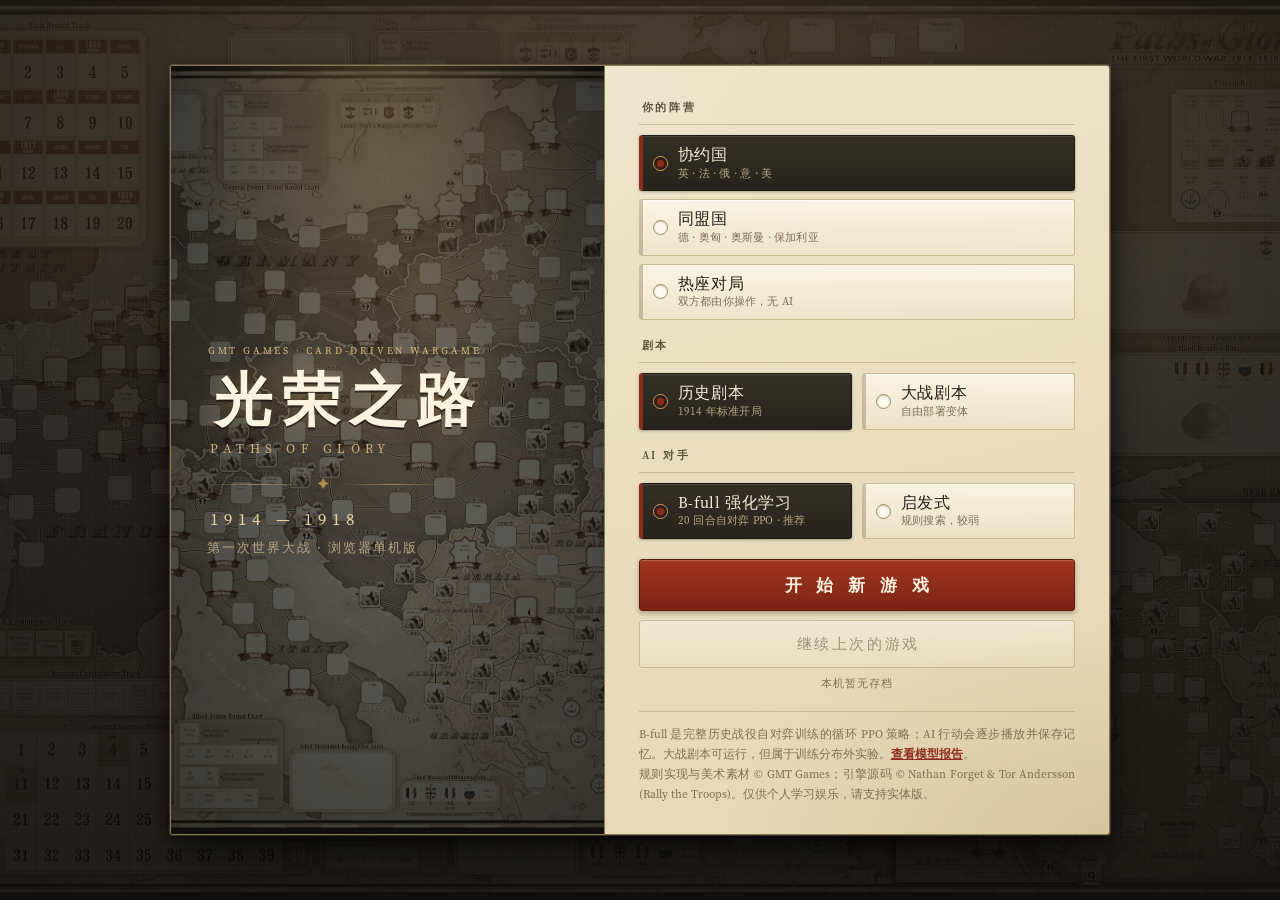
<file: index.html>
<!DOCTYPE html>
<html lang="zh-CN">
<head>
<meta charset="UTF-8">
<meta name="viewport" content="width=device-width, initial-scale=1, viewport-fit=cover">
<meta name="theme-color" content="#1b1813">
<meta name="color-scheme" content="dark">
<meta name="description" content="光荣之路 Paths of Glory —— 第一次世界大战卡牌驱动战棋，浏览器单机版。">
<title>光荣之路 · Paths of Glory 单机版</title>
<link rel="icon" href="favicon.png">
<style>
/* ---------- 本地字体（相对路径，可离线 / 可子目录部署） ---------- */
@font-face {
	font-family: 'PoG Serif';
	src: url('fonts/SourceSerif4-Regular.woff2') format('woff2');
	font-weight: 400; font-style: normal; font-display: swap;
}
@font-face {
	font-family: 'PoG Serif';
	src: url('fonts/SourceSerif4-Semibold.woff2') format('woff2');
	font-weight: 700; font-style: normal; font-display: swap;
}

/* ---------- 变量 ---------- */
:root {
	--paper:        #efe3c8;
	--paper-2:      #e6d8b8;
	--paper-edge:   #cbb98d;
	--ink:          #241f17;
	--ink-soft:     #5c503a;
	--ink-faint:    #7d6f53;
	--crimson:      #8d2b1c;
	--olive:        #414c31;
	--brass:        #a8853f;
	--cream:        #f5ecd6;

	--serif: 'PoG Serif', Georgia, 'Times New Roman', serif;
	--cjk: 'Songti SC', 'STSong', 'Noto Serif CJK SC', 'Source Han Serif SC', serif;
	--stack: var(--serif), var(--cjk);

	--r: 3px;
}

* , *::before, *::after { box-sizing: border-box; }

html { -webkit-text-size-adjust: 100%; }

body {
	margin: 0;
	min-height: 100vh;
	min-height: 100dvh;
	display: flex;
	padding: clamp(10px, 3.2vw, 40px);
	padding-top: max(clamp(10px, 3.2vw, 40px), env(safe-area-inset-top));
	padding-bottom: max(clamp(10px, 3.2vw, 40px), env(safe-area-inset-bottom));
	font-family: var(--stack);
	color: var(--ink);
	background-color: #191612;
	line-height: 1.5;
	-webkit-tap-highlight-color: rgba(141, 43, 28, 0.2);
}

/* ---------- 背景：战场地图 + 暗化 + 暗角 + 颗粒 ---------- */
.bg, .bg-tint, .bg-grain {
	position: fixed; inset: 0; pointer-events: none;
}
.bg {
	background: #2a251d url(map75.jpg) center center / cover no-repeat;
	filter: sepia(0.55) saturate(0.6) contrast(1.05) brightness(0.5);
}
.bg-tint {
	background:
		radial-gradient(120% 90% at 50% 12%, rgba(196,150,84,0.20), rgba(0,0,0,0) 55%),
		radial-gradient(140% 110% at 50% 50%, rgba(0,0,0,0) 30%, rgba(10,8,6,0.85) 100%),
		linear-gradient(180deg, rgba(20,16,12,0.66), rgba(16,13,10,0.80));
}
.bg-grain {
	opacity: 0.5;
	background-image:
		repeating-linear-gradient(0deg,   rgba(255,255,255,0.028) 0 1px, rgba(0,0,0,0.035) 1px 2px),
		repeating-linear-gradient(90deg,  rgba(255,255,255,0.020) 0 1px, rgba(0,0,0,0.028) 1px 3px);
}

/* ---------- 纸张主体 ---------- */
.sheet {
	position: relative;
	z-index: 1;
	margin: auto;
	width: 100%;
	max-width: 460px;
	background:
		radial-gradient(90% 60% at 8% 0%, rgba(255,255,255,0.42), rgba(255,255,255,0) 60%),
		radial-gradient(70% 50% at 100% 100%, rgba(150,116,60,0.20), rgba(255,255,255,0) 60%),
		linear-gradient(168deg, var(--paper) 0%, var(--paper-2) 100%);
	border: 1px solid #8a7647;
	border-radius: var(--r);
	box-shadow:
		0 0 0 1px rgba(255,248,228,0.16),
		0 2px 0 rgba(0,0,0,0.25),
		0 26px 60px -12px rgba(0,0,0,0.78),
		0 6px 18px rgba(0,0,0,0.45);
	overflow: hidden;
}

/* ---------- 海报头 ---------- */
.poster {
	position: relative;
	padding: 20px 20px 16px;
	color: var(--cream);
	background: #22201a;
	text-align: center;
	overflow: hidden;
}
.poster::before {
	content: "";
	position: absolute; inset: 0;
	background: url(map75.jpg) 32% 34% / 280% auto no-repeat;
	filter: sepia(0.7) contrast(1.1) brightness(0.42) saturate(0.55);
}
.poster::after {
	content: "";
	position: absolute; inset: 0;
	background:
		radial-gradient(75% 100% at 50% 0%, rgba(196,150,84,0.28), rgba(0,0,0,0) 62%),
		radial-gradient(120% 100% at 50% 50%, rgba(0,0,0,0.15) 20%, rgba(12,10,8,0.86) 100%);
}
.poster > * { position: relative; z-index: 1; }

.eyebrow {
	font-family: var(--serif);
	font-size: 10px;
	letter-spacing: 0.28em;
	text-transform: uppercase;
	color: #d9bd83;
	margin: 0 0 12px;
	text-indent: 0.28em;
}
.eyebrow span { opacity: 0.55; }

h1 {
	font-family: var(--cjk);
	font-weight: 700;
	margin: 0;
	font-size: clamp(34px, 10.8vw, 48px);
	line-height: 1.06;
	letter-spacing: 0.16em;
	text-indent: 0.16em;
	color: #fbf3e0;
	text-shadow: 0 2px 0 rgba(0,0,0,0.55), 0 0 26px rgba(196,150,84,0.35);
}
.latin {
	font-family: var(--serif);
	font-size: clamp(11px, 3.4vw, 13px);
	letter-spacing: 0.42em;
	text-indent: 0.42em;
	text-transform: uppercase;
	color: #cdae76;
	margin-top: 8px;
}

.divider {
	display: flex; align-items: center; gap: 10px;
	margin: 11px auto 9px;
	max-width: 260px;
	color: #b18f52;
}
.divider::before, .divider::after {
	content: ""; flex: 1; height: 1px;
	background: linear-gradient(90deg, rgba(177,143,82,0), rgba(177,143,82,0.85), rgba(177,143,82,0));
}
.divider b { font-size: 11px; font-weight: 400; letter-spacing: 0.2em; }

.years {
	margin: 0;
	font-family: var(--serif);
	font-size: clamp(15px, 4.6vw, 17px);
	letter-spacing: 0.3em;
	text-indent: 0.3em;
	color: #e8d3a5;
}
.tagline {
	margin: 6px 0 0;
	font-size: 12.5px;
	letter-spacing: 0.16em;
	text-indent: 0.16em;
	color: #b8a684;
}

/* ---------- 表单区 ---------- */
.panel {
	padding: 16px 16px 18px;
	border-top: 1px solid #8a7647;
	box-shadow: inset 0 1px 0 rgba(255,250,235,0.55);
}

fieldset {
	border: 0;
	margin: 0 0 12px;
	padding: 0;
	min-width: 0;
}
legend {
	display: block;
	width: 100%;
	padding: 0 0 6px;
	font-size: 11px;
	font-weight: 700;
	letter-spacing: 0.26em;
	text-indent: 0.26em;
	text-transform: uppercase;
	color: var(--ink-soft);
	border-bottom: 1px solid rgba(122,102,60,0.32);
	margin-bottom: 8px;
}
legend .hint {
	float: right;
	font-weight: 400;
	font-size: 10.5px;
	letter-spacing: 0.06em;
	text-indent: 0;
	color: var(--ink-faint);
	text-transform: none;
}

.opts { display: grid; gap: 8px; }
.opts.two { grid-template-columns: 1fr 1fr; }

.opt {
	position: relative;
	display: block;
	cursor: pointer;
}
.opt input {
	position: absolute;
	inset: 0;
	width: 100%; height: 100%;
	margin: 0;
	opacity: 0;
	cursor: pointer;
	-webkit-appearance: none;
	appearance: none;
}
.tile {
	display: flex;
	align-items: center;
	gap: 10px;
	min-height: 48px;
	padding: 9px 12px 9px 10px;
	border: 1px solid var(--paper-edge);
	border-left: 4px solid rgba(120,100,64,0.35);
	border-radius: var(--r);
	background: linear-gradient(180deg, rgba(255,252,242,0.7), rgba(255,247,228,0.18));
	box-shadow: inset 0 1px 0 rgba(255,255,255,0.6);
	transition: background 0.15s ease, border-color 0.15s ease, color 0.15s ease;
}
.dot {
	flex: 0 0 auto;
	width: 15px; height: 15px;
	border-radius: 50%;
	border: 1px solid #9c8757;
	background: rgba(255,253,246,0.75);
	box-shadow: inset 0 1px 2px rgba(90,72,40,0.28);
	position: relative;
}
.txt { min-width: 0; }
.name {
	display: block;
	font-size: 15.5px;
	line-height: 1.25;
	letter-spacing: 0.04em;
}
.desc {
	display: block;
	font-size: 11px;
	line-height: 1.35;
	letter-spacing: 0.02em;
	color: var(--ink-faint);
	margin-top: 2px;
}

.opt input:hover + .tile { border-color: #b09a63; background: linear-gradient(180deg, rgba(255,253,246,0.95), rgba(255,246,224,0.5)); }
.opt input:checked + .tile {
	background: linear-gradient(180deg, #343026, #26231c);
	border-color: #1d1a14;
	border-left-color: var(--crimson);
	color: var(--cream);
	box-shadow: inset 0 1px 0 rgba(255,255,255,0.10), 0 1px 3px rgba(0,0,0,0.30);
}
.opt input:checked + .tile .desc { color: #b6a781; }
.opt input:checked + .tile .dot {
	border-color: #c9a869;
	background: #1a1712;
	box-shadow: none;
}
.opt input:checked + .tile .dot::after {
	content: "";
	position: absolute; inset: 3px;
	border-radius: 50%;
	background: var(--crimson);
	box-shadow: 0 0 6px rgba(180,70,45,0.8);
}
.opt input:focus-visible + .tile {
	outline: 2px solid var(--crimson);
	outline-offset: 2px;
}

/* 热座时 AI 组失效提示（仅视觉，不改变取值逻辑） */
.ai-group { transition: opacity 0.18s ease; }
body:has(input[name="side"][value="hotseat"]:checked) .ai-group { opacity: 0.42; }
body:has(input[name="side"][value="hotseat"]:checked) .ai-group .hotseat-note { display: inline; }
.hotseat-note { display: none; }

/* ---------- 按钮 ---------- */
.actions { display: grid; gap: 9px; margin-top: 14px; }

button {
	font-family: var(--stack);
	width: 100%;
	min-height: 52px;
	padding: 12px 14px;
	border-radius: var(--r);
	cursor: pointer;
	font-size: 17px;
	letter-spacing: 0.32em;
	text-indent: 0.32em;
	transition: filter 0.15s ease, background 0.15s ease;
}
button:focus-visible { outline: 2px solid #2b2419; outline-offset: 2px; }

.btn-primary {
	color: #fdf4e0;
	background: linear-gradient(180deg, #a1361f, #7c2416);
	border: 1px solid #5c1a0f;
	box-shadow: inset 0 1px 0 rgba(255,220,190,0.28), 0 2px 5px rgba(0,0,0,0.30);
	font-weight: 700;
}
.btn-primary:hover { filter: brightness(1.09); }
.btn-primary:active { filter: brightness(0.94); }

.btn-secondary {
	min-height: 48px;
	font-size: 14.5px;
	letter-spacing: 0.18em;
	text-indent: 0.18em;
	color: #33301f;
	background: linear-gradient(180deg, rgba(255,252,242,0.85), rgba(238,226,198,0.85));
	border: 1px solid #a08d5d;
	box-shadow: inset 0 1px 0 rgba(255,255,255,0.7);
}
.btn-secondary:hover { background: linear-gradient(180deg, #fffdf6, #eee0b8); }
.btn-secondary[disabled] {
	opacity: 0.42;
	cursor: default;
	box-shadow: none;
}

.save-state {
	margin: 8px 0 0;
	text-align: center;
	font-size: 11px;
	letter-spacing: 0.08em;
	color: var(--ink-faint);
}
.save-state.has-save { color: var(--olive); }

/* ---------- 版权说明 ---------- */
.note {
	margin: 14px 0 0;
	padding-top: 12px;
	border-top: 1px solid rgba(122,102,60,0.3);
	font-size: 11.5px;
	line-height: 1.75;
	color: var(--ink-faint);
	text-align: justify;
}
.note a { color: var(--crimson); font-weight: 700; }

/* ---------- 桌面 ---------- */
@media (min-width: 900px) {
	.sheet {
		max-width: 940px;
		display: grid;
		grid-template-columns: 0.86fr 1fr;
	}
	.poster {
		display: flex;
		flex-direction: column;
		justify-content: center;
		padding: 46px 34px;
		text-align: left;
		border-right: 1px solid #8a7647;
	}
	.poster::before { background-size: cover; background-position: 42% 45%; }
	h1 { font-size: 58px; }
	.divider { margin: 18px 0 14px; max-width: 240px; }
	.panel {
		padding: 34px 34px 30px;
		border-top: 0;
		box-shadow: none;
	}
	.opts.two { gap: 10px; }
	fieldset { margin-bottom: 18px; }
	legend { padding-bottom: 8px; margin-bottom: 10px; }
	.actions { margin-top: 20px; }
	.note { margin-top: 18px; }
}

@media (prefers-reduced-motion: reduce) {
	* { transition: none !important; }
}
</style>
</head>
<body>
<div class="bg"></div>
<div class="bg-tint"></div>
<div class="bg-grain"></div>

<main class="sheet">

	<header class="poster">
		<p class="eyebrow">GMT Games <span>·</span> Card&#8209;Driven Wargame</p>
		<h1>光荣之路</h1>
		<div class="latin">Paths of Glory</div>
		<div class="divider"><b>✦</b></div>
		<p class="years">1914 — 1918</p>
		<p class="tagline">第一次世界大战 · 浏览器单机版</p>
	</header>

	<div class="panel">

		<fieldset>
			<legend>你的阵营</legend>
			<div class="opts">
				<label class="opt">
					<input type="radio" name="side" value="Allied Powers" checked>
					<span class="tile">
						<span class="dot"></span>
						<span class="txt">
							<span class="name">协约国</span>
							<span class="desc">英 · 法 · 俄 · 意 · 美</span>
						</span>
					</span>
				</label>
				<label class="opt">
					<input type="radio" name="side" value="Central Powers">
					<span class="tile">
						<span class="dot"></span>
						<span class="txt">
							<span class="name">同盟国</span>
							<span class="desc">德 · 奥匈 · 奥斯曼 · 保加利亚</span>
						</span>
					</span>
				</label>
				<label class="opt">
					<input type="radio" name="side" value="hotseat">
					<span class="tile">
						<span class="dot"></span>
						<span class="txt">
							<span class="name">热座对局</span>
							<span class="desc">双方都由你操作，无 AI</span>
						</span>
					</span>
				</label>
			</div>
		</fieldset>

		<fieldset>
			<legend>剧本</legend>
			<div class="opts two">
				<label class="opt">
					<input type="radio" name="scenario" value="Historical" checked>
					<span class="tile">
						<span class="dot"></span>
						<span class="txt">
							<span class="name">历史剧本</span>
							<span class="desc">1914 年标准开局</span>
						</span>
					</span>
				</label>
				<label class="opt">
					<input type="radio" name="scenario" value="The Great War">
					<span class="tile">
						<span class="dot"></span>
						<span class="txt">
							<span class="name">大战剧本</span>
							<span class="desc">自由部署变体</span>
						</span>
					</span>
				</label>
			</div>
		</fieldset>

		<fieldset class="ai-group">
			<legend>AI 对手 <span class="hint hotseat-note">热座模式下不适用</span></legend>
			<div class="opts two">
				<label class="opt">
					<input type="radio" name="ai" value="bfull" checked>
					<span class="tile">
						<span class="dot"></span>
						<span class="txt">
							<span class="name">B-full 强化学习</span>
							<span class="desc">20 回合自对弈 PPO · 推荐</span>
						</span>
					</span>
				</label>
				<label class="opt">
					<input type="radio" name="ai" value="heuristic">
					<span class="tile">
						<span class="dot"></span>
						<span class="txt">
							<span class="name">启发式</span>
							<span class="desc">规则搜索，较弱</span>
						</span>
					</span>
				</label>
			</div>
		</fieldset>

		<div class="actions">
			<button type="button" class="btn-primary" onclick="start_new()">开 始 新 游 戏</button>
			<button type="button" id="continue" class="btn-secondary" onclick="continue_game()" disabled>继续上次的游戏</button>
		</div>
		<p class="save-state" id="save_state">本机暂无存档</p>

		<p class="note">
			B-full 是完整历史战役自对弈训练的循环 PPO 策略；AI 行动会逐步播放并保存记忆。大战剧本可运行，但属于训练分布外实验。<a href="ai-report.html">查看模型报告</a>。<br>
			规则实现与美术素材 © GMT Games；引擎源码 © Nathan Forget &amp; Tor Andersson (Rally the Troops)。仅供个人学习娱乐，请支持实体版。
		</p>

	</div>
</main>

<script>
function get(name) {
	return document.querySelector('input[name="' + name + '"]:checked').value
}
function start_new() {
	var side = get("side")
	var q = new URLSearchParams()
	q.set("game", "local")
	q.set("new", "1")
	q.set("scenario", get("scenario"))
	if (side === "hotseat") {
		q.set("hotseat", "1")
		q.set("role", "Allied Powers")
	} else {
		q.set("role", side)
		q.set("ai", get("ai"))
	}
	if (!localStorage.getItem("pog_local_save") || confirm("会覆盖已有的存档，确定开新局吗？"))
		location.href = "play.html?" + q.toString()
}
function continue_game() {
	try {
		var save = JSON.parse(localStorage.getItem("pog_local_save"))
		var q = new URLSearchParams()
		q.set("game", "local")
		if (save.meta.hotseat) {
			q.set("hotseat", "1")
			q.set("role", save.state.active === "Central Powers" ? "Central Powers" : "Allied Powers")
		} else {
			q.set("role", save.meta.ai_role === "Allied Powers" ? "Central Powers" : "Allied Powers")
		}
		location.href = "play.html?" + q.toString()
	} catch (e) {
		alert("没有可用的存档")
	}
}
if (localStorage.getItem("pog_local_save")) {
	document.getElementById("continue").disabled = false
	var el = document.getElementById("save_state")
	if (el) {
		el.textContent = "检测到本机存档，可继续对局"
		el.className = "save-state has-save"
	}
}
</script>
</body>
</html>
</file>
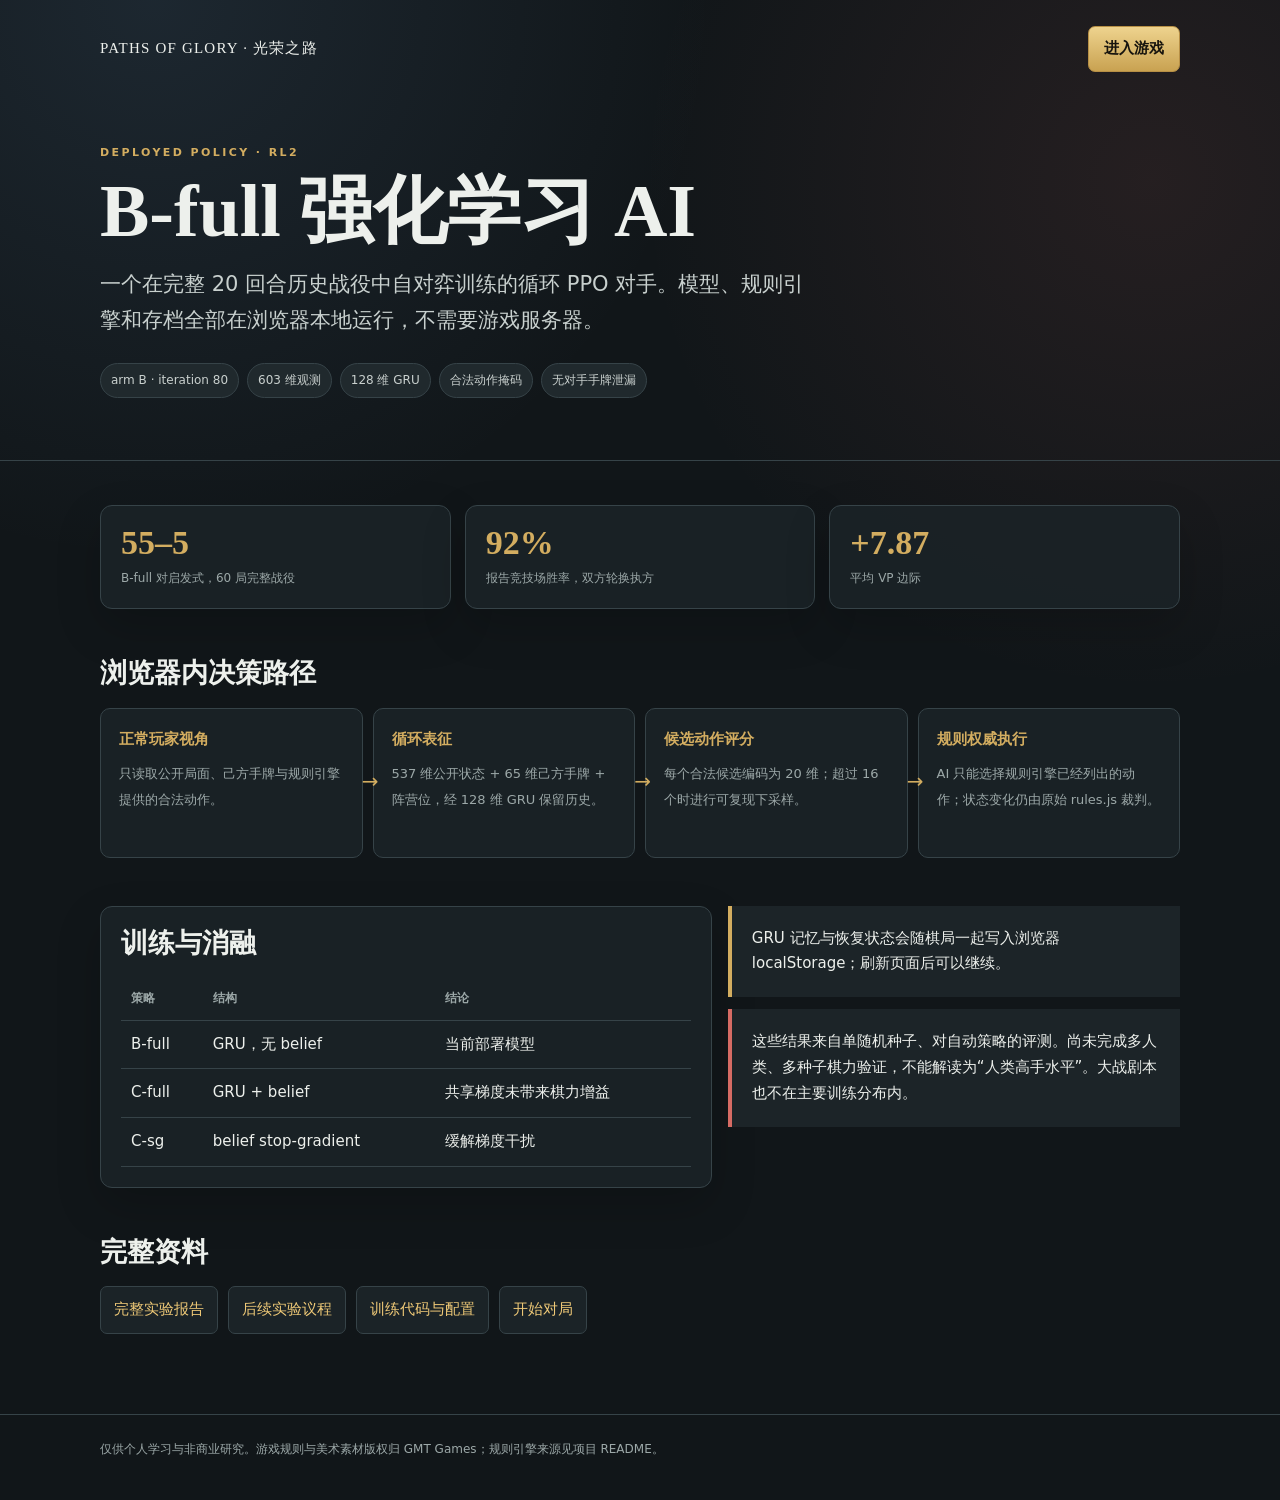
<file: ai-report.html>
<!doctype html>
<html lang="zh-CN">
<head>
<meta charset="utf-8">
<meta name="viewport" content="width=device-width, initial-scale=1">
<meta name="theme-color" content="#171a1d">
<title>B-full 强化学习 AI · 光荣之路</title>
<style>
:root {
	--bg: #111619;
	--panel: #1b2327;
	--line: #364348;
	--ink: #edf0ec;
	--muted: #9ca8a8;
	--brass: #d3ad60;
	--ap: #d66b64;
	--cp: #6c9ccc;
}
* { box-sizing: border-box; }
html { color-scheme: dark; }
body {
	margin: 0;
	font: 15px/1.72 system-ui, -apple-system, "PingFang SC", "Noto Sans CJK SC", sans-serif;
	color: var(--ink);
	background:
		radial-gradient(circle at 12% 0%, rgba(108,156,204,.13), transparent 35rem),
		radial-gradient(circle at 90% 12%, rgba(214,107,100,.1), transparent 32rem),
		var(--bg);
}
a { color: #efc977; }
.wrap { width: min(1080px, calc(100% - 32px)); margin: auto; }
header { padding: 26px 0 62px; border-bottom: 1px solid var(--line); }
nav { display: flex; align-items: center; justify-content: space-between; gap: 16px; }
nav a { text-decoration: none; }
.brand { color: var(--ink); font-family: Georgia, serif; letter-spacing: .08em; }
.play {
	padding: 9px 15px;
	border: 1px solid #b78f45;
	border-radius: 7px;
	color: #17140e;
	background: linear-gradient(#eed38e, #c9a251);
	font-weight: 800;
}
.hero { max-width: 820px; padding-top: 72px; }
.eyebrow { color: var(--brass); font-size: 11px; font-weight: 800; letter-spacing: .22em; }
h1 { margin: 10px 0 16px; font: 700 clamp(38px, 7vw, 74px)/1.04 Georgia, serif; }
.lead { max-width: 720px; margin: 0; color: #c8d0ce; font-size: clamp(17px, 2.2vw, 21px); }
.badges { display: flex; flex-wrap: wrap; gap: 8px; margin-top: 25px; }
.badge { padding: 6px 10px; border: 1px solid var(--line); border-radius: 99px; color: #c9d0ce; background: #20292d; font-size: 12px; }
main { padding: 44px 0 80px; }
.grid { display: grid; grid-template-columns: repeat(3, 1fr); gap: 14px; }
.card { padding: 20px; border: 1px solid var(--line); border-radius: 12px; background: rgba(27,35,39,.88); box-shadow: 0 18px 45px rgba(0,0,0,.18); }
.metric { color: var(--brass); font: 700 34px/1 Georgia, serif; }
.label { margin-top: 8px; color: var(--muted); font-size: 12px; }
section { margin-top: 48px; }
h2 { margin: 0 0 18px; font: 700 27px/1.2 Georgia, serif; }
.flow { display: grid; grid-template-columns: repeat(4, 1fr); gap: 10px; }
.step { position: relative; min-height: 150px; padding: 18px; border: 1px solid var(--line); border-radius: 10px; background: #192125; }
.step b { display: block; margin-bottom: 9px; color: var(--brass); }
.step span { color: var(--muted); font-size: 13px; }
.step:not(:last-child)::after { content: "→"; position: absolute; z-index: 2; top: 55px; right: -17px; color: var(--brass); font-size: 20px; }
.two { display: grid; grid-template-columns: 1.15fr .85fr; gap: 16px; }
.note { padding: 20px; border-left: 4px solid var(--brass); background: #1c2428; }
.note.warning { border-left-color: var(--ap); }
table { width: 100%; border-collapse: collapse; }
th, td { padding: 11px 10px; border-bottom: 1px solid var(--line); text-align: left; }
th { color: var(--muted); font-size: 12px; }
.files { display: flex; flex-wrap: wrap; gap: 10px; }
.files a { padding: 10px 13px; border: 1px solid var(--line); border-radius: 7px; background: #1b2327; text-decoration: none; }
footer { padding: 24px 0 40px; border-top: 1px solid var(--line); color: var(--muted); font-size: 12px; }
@media (max-width: 760px) {
	.grid, .flow, .two { grid-template-columns: 1fr; }
	.step { min-height: auto; }
	.step:not(:last-child)::after { content: "↓"; top: auto; right: 20px; bottom: -20px; }
	header { padding-bottom: 42px; }
	.hero { padding-top: 48px; }
}
</style>
</head>
<body>
<header>
	<div class="wrap">
		<nav>
			<a class="brand" href="index.html">PATHS OF GLORY · 光荣之路</a>
			<a class="play" href="index.html">进入游戏</a>
		</nav>
		<div class="hero">
			<div class="eyebrow">DEPLOYED POLICY · RL2</div>
			<h1>B-full 强化学习 AI</h1>
			<p class="lead">一个在完整 20 回合历史战役中自对弈训练的循环 PPO 对手。模型、规则引擎和存档全部在浏览器本地运行，不需要游戏服务器。</p>
			<div class="badges">
				<span class="badge">arm B · iteration 80</span>
				<span class="badge">603 维观测</span>
				<span class="badge">128 维 GRU</span>
				<span class="badge">合法动作掩码</span>
				<span class="badge">无对手手牌泄漏</span>
			</div>
		</div>
	</div>
</header>

<main class="wrap">
	<div class="grid">
		<div class="card"><div class="metric">55–5</div><div class="label">B-full 对启发式，60 局完整战役</div></div>
		<div class="card"><div class="metric">92%</div><div class="label">报告竞技场胜率，双方轮换执方</div></div>
		<div class="card"><div class="metric">+7.87</div><div class="label">平均 VP 边际</div></div>
	</div>

	<section>
		<h2>浏览器内决策路径</h2>
		<div class="flow">
			<div class="step"><b>正常玩家视角</b><span>只读取公开局面、己方手牌与规则引擎提供的合法动作。</span></div>
			<div class="step"><b>循环表征</b><span>537 维公开状态 + 65 维己方手牌 + 阵营位，经 128 维 GRU 保留历史。</span></div>
			<div class="step"><b>候选动作评分</b><span>每个合法候选编码为 20 维；超过 16 个时进行可复现下采样。</span></div>
			<div class="step"><b>规则权威执行</b><span>AI 只能选择规则引擎已经列出的动作；状态变化仍由原始 rules.js 裁判。</span></div>
		</div>
	</section>

	<section class="two">
		<div class="card">
			<h2>训练与消融</h2>
			<table>
				<tr><th>策略</th><th>结构</th><th>结论</th></tr>
				<tr><td>B-full</td><td>GRU，无 belief</td><td>当前部署模型</td></tr>
				<tr><td>C-full</td><td>GRU + belief</td><td>共享梯度未带来棋力增益</td></tr>
				<tr><td>C-sg</td><td>belief stop-gradient</td><td>缓解梯度干扰</td></tr>
			</table>
		</div>
		<div>
			<div class="note">GRU 记忆与恢复状态会随棋局一起写入浏览器 localStorage；刷新页面后可以继续。</div>
			<div class="note warning" style="margin-top:12px">这些结果来自单随机种子、对自动策略的评测。尚未完成多人类、多种子棋力验证，不能解读为“人类高手水平”。大战剧本也不在主要训练分布内。</div>
		</div>
	</section>

	<section>
		<h2>完整资料</h2>
		<div class="files">
			<a href="rl2/REPORT.md">完整实验报告</a>
			<a href="rl2/NEXT.md">后续实验议程</a>
			<a href="https://github.com/fengjh97/pog-web/tree/main/rl2">训练代码与配置</a>
			<a href="index.html">开始对局</a>
		</div>
	</section>
</main>

<footer><div class="wrap">仅供个人学习与非商业研究。游戏规则与美术素材版权归 GMT Games；规则引擎来源见项目 README。</div></footer>
</body>
</html>
</file>
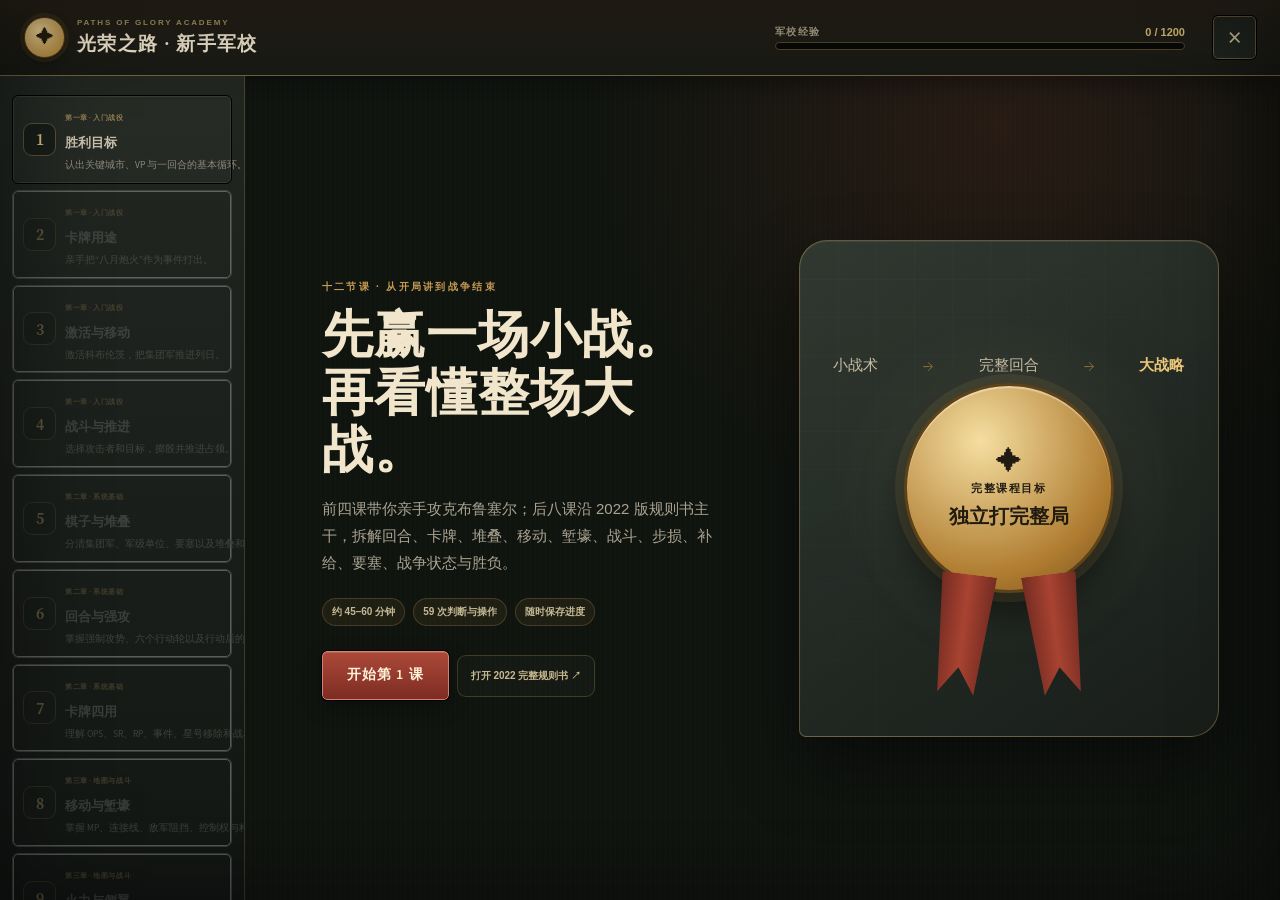
<file: play.html>
<!DOCTYPE html>
<!-- vim:set nowrap: -->
<html lang="zh-CN">
<head>
	<meta charset="UTF-8">
	<meta name="viewport" content="width=device-width, height=device-height, user-scalable=no, interactive-widget=resizes-content, viewport-fit=cover">
	<meta name="theme-color" content="#171b17">
	<meta name="color-scheme" content="dark">
	<!-- mobile: allow full-screen when added to the iOS/Android home screen; the
	     translucent status bar works together with the env(safe-area-inset-*)
	     padding already applied to <html> in common/client.css -->
	<meta name="mobile-web-app-capable" content="yes">
	<meta name="apple-mobile-web-app-capable" content="yes">
	<meta name="apple-mobile-web-app-status-bar-style" content="black-translucent">
	<meta name="apple-mobile-web-app-title" content="光荣之路">
	<!-- stop iOS from turning numbers in the game log into phone links -->
	<meta name="format-detection" content="telephone=no">
	<title>光荣之路 PATHS OF GLORY</title>
	<link rel="icon" href="favicon.png">
	<link rel="stylesheet" href="fonts/fonts.css">
	<link rel="stylesheet" href="common/client.css">
	<link rel="stylesheet" href="play.css?v=20260809.8">
	<link rel="stylesheet" href="images.css">
	<link rel="stylesheet" href="colors.css">
	<link rel="stylesheet" href="hq.css?v=20260809.8">
	<link rel="stylesheet" href="mobile.css?v=20260809.10">
	<link rel="stylesheet" href="academy.css?v=20260809.3">
	<link rel="stylesheet" href="warroom.css?v=20260809.2">
	<script defer src="local.js?v=20260809.8"></script>
	<script defer src="common/client.js"></script>
	<script defer src="data.js"></script>
	<script defer src="features.js"></script>
	<script defer src="nn.js"></script>
	<script defer src="rl2/jsnn.js?v=20260809.3"></script>
	<script defer src="rl2/browser-agent.js?v=20260809.3"></script>
	<script defer src="layout.js"></script>
	<script defer src="play.js?v=20260809.12"></script>
	<script defer src="zh.js"></script>
	<script defer src="cards-zh.js"></script>
	<script defer src="mobile.js?v=20260809.13"></script>
	<script defer src="academy.js?v=20260809.3"></script>
	<script defer src="advisor.js?v=20260809.9"></script>
	<script defer src="warroom.js?v=20260809.3"></script>
</head>
<body class="bevel">

<menu id="card_popup" hidden>
	<li class="title">卡牌
	<li class="separator">
	<li data-action="play_event"> &#x1f3b4;&#xfe0e; &nbsp; 打出事件
	<li data-action="play_ops"> &#x1f500;&#xfe0e; &nbsp; 用作行动 (OPS)
	<li data-action="play_sr"> &#x1f682;&#xfe0e; &nbsp; 战略调动 (SR)
	<li data-action="play_rps"> &#x1f3ed;&#xfe0e; &nbsp; 补充点数 (RP)
</menu>

<menu id="activation_popup" hidden>
	<li class="title">激活
	<li class="separator">
	<li data-action="activate_move"> 激活以移动
	<li data-action="activate_attack"> 激活以进攻
	<li data-action="activate_attack_mutiny"> 激活以进攻（法军兵变）
</menu>

<div id="score" class="dialog" hidden>
	<div class="dialog_header">战分总览</div>
	<div class="dialog_x" onclick="hide_dialog('score')">&#x274c;</div>
	<div class="dialog_body"></div>
</div>

<div id="cp_card_dialog" class="dialog" hidden>
	<div class="dialog_header">同盟国卡牌</div>
	<div class="dialog_x" onclick="hide_dialog('cp_card_dialog')">&#x274c;</div>
	<div class="dialog_body"></div>
</div>

<div id="ap_card_dialog" class="dialog" hidden>
	<div class="dialog_header">协约国卡牌</div>
	<div class="dialog_x" onclick="hide_dialog('ap_card_dialog')">&#x274c;</div>
	<div class="dialog_body"></div>
</div>

<header>
	<div id="toolbar">
		<details>
			<summary><img src="images/cog.svg"></summary>
			<menu>
				<li><a href="info/rules.html" target="_blank">规则（英文）</a>
				<li><a href="info/pac.html" target="_blank">图表</a>
				<li><a href="info/cards_ap.html" target="_blank">协约国牌表</a>
				<li><a href="info/cards_cp.html" target="_blank">同盟国牌表</a>
				<li class="separator">
				<li><a href="index.html">返回首页</a>
			</menu>
		</details>
		<details id="stack_menu">
			<summary><img src="images/stack.svg"></summary>
			<menu>
				<li class="unchecked" id="mouse_focus" onclick="set_mouse_focus()"> 鼠标聚焦
				<li class="separator">
				<li class="unchecked" id="style_bevel" onclick="set_style('bevel')"> 立体棋子
				<li class="unchecked" id="style_flat" onclick="set_style('flat')"> 扁平棋子
			</menu>
		</details>
		<details id="info_menu">
			<summary><img src="images/wooden-sign.svg"></summary>
			<menu>
				<li onclick="show_score_summary()"> 战分总览
				<li class="separator">
				<li onclick="send_query('cp_cards')"> 查看同盟国卡牌
				<li onclick="send_query('ap_cards')"> 查看协约国卡牌
				<li class="separator">
				<li class="reinforcements" onclick="to_reinforcements()"> 查看增援
			</menu>
		</details>
		<details id="supply_menu">
			<summary><img src="images/oil-drum.svg"></summary>
			<menu>
				<li onclick="flag_supply_warnings()" id="flag_supply_warning_menu"> 标记补给警告
				<li onclick="propose_rollback()" id="propose_rollback_menu"> 提议回滚
				<li class="separator">
				<li onclick="send_query('cp_supply')"> 显示同盟国补给
				<li onclick="send_query('eastern_ap_supply')"> 显示东线协约国补给
				<li onclick="send_query('western_ap_supply')"> 显示西线协约国补给
				<li onclick="send_query('mef_supply')"> 显示地中海远征军补给
			</menu>
		</details>
		<button id="piece_button" onclick="toggle_counters()"><img src="images/earth-america.svg"></button>
	</div>
</header>

<aside>
	<div id="roles">
		<div class="role" id="role_Allied_Powers">
			<div class="role_name"><b>协约国</b><small>ALLIED POWERS</small></div>
			<div class="role_stat" id="ap_hand"></div>
			<div class="role_user">-</div>
		</div>
		<div class="role" id="role_Central_Powers">
			<div class="role_name"><b>同盟国</b><small>CENTRAL POWERS</small></div>
			<div class="role_stat" id="cp_hand"></div>
			<div class="role_user">-</div>
		</div>
	</div>
	<div id="turn_info">
		<div id="ap_deck_size" onclick="send_query('ap_cards')"></div>
		<div id="cp_deck_size" onclick="send_query('cp_cards')"></div>
		<div id="violations"></div>
	</div>
	<div id="log"></div>
</aside>

<div id="tooltip" hidden></div>

<div id="movement_report" role="status" aria-live="polite" hidden>
	<div id="movement_kicker">战场调动</div>
	<strong id="movement_text"></strong>
</div>

<div id="card_reveal" role="status" aria-live="polite" hidden>
	<div id="card_reveal_art"></div>
	<div>
		<small>打出卡牌</small>
		<strong id="card_reveal_name"></strong>
	</div>
</div>

<main data-max-zoom="2" onclick="hide_popup_menu()">
	<div id="mapwrap">
		<div id="map">
			<div id="spaces"></div>
			<div id="markers">
				<div class="marker neutral it" id="neutral_it"></div>
				<div class="marker neutral bu" id="neutral_bu"></div>
				<div class="marker neutral gr" id="neutral_gr"></div>
				<div class="marker neutral ro" id="neutral_ro"></div>
				<div class="marker neutral tu" id="neutral_tu"></div>
				<div id="ne_limit_markers">
					<div class="marker ne_limit br_ne_sr"></div>
					<div class="marker ne_limit cp_ne_sr"></div>
					<div class="marker ne_limit ru_ne_sr"></div>
					<div class="marker ne_limit ru_ne_move"></div>
				</div>
			</div>
			<div id="pieces">
				<div id="focus" class="hide"></div>
			</div>
		</div>
	</div>

	<div class="panel-list">

		<div id="cc-list" class="hide">

			<div class="panel">
				<div class="panel-head">战斗牌</div>
				<div class="panel-body" id="combat_cards"></div>
			</div>

			<div class="panel">
				<div class="panel-head">未使用的战斗牌</div>
				<div class="panel-body" id="unused_combat_cards"></div>
			</div>

		</div>

		<div class="panel">
			<div class="panel-head">手牌</div>
			<div class="panel-body" id="cards"></div>
		</div>
		<div id="active_card_zone" class="hide">
			<div class="panel">
				<div class="panel-head">生效中的卡牌</div>
				<div class="panel-body" id="active_cards"></div>
			</div>
		</div>

		<div id="reinforcements_wrap">
			<div id="reinforcements"></div>
		</div>
	</div>
</main>

<footer id="status"></footer>

<dialog id="propose_rollback_dialog" class="modal-dialog">
	<h3>提议回滚</h3>
	<p>为修正漏掉的补给警告，可能需要把游戏回滚到较早的行动轮。</p>
	<p>本地对 AI 模式下，回滚会立即生效。</p>
	<p>此操作无法撤销。</p>
	<form id="propose_rollback_form">
		<label for="rollback_checkpoint">回滚到：</label>
		<br>
		<select name="checkpoint" id="rollback_checkpoint" onchange="update_rollback_dialog()">
		</select>
	</form>
	<div id="propose_rollback_details"></div>
	<div class="rollback_buttons">
		<button onclick="propose_rollback_cancel(event)">取消</button>
		<button onclick="propose_rollback_submit(event)">确定</button>
	</div>
</dialog>

<dialog id="review_rollback_dialog" class="modal-dialog">
	<h3>审核回滚提议</h3>
	<p>对手提议回滚到较早的行动轮。</p>
	<p>请审阅下面的细节并选择接受或拒绝。</p>
	<div id="review_rollback_details"></div>
	<div class="rollback_buttons">
		<button onclick="review_rollback_cancel(event)">取消</button>
		<button onclick="review_rollback_accept(event)">接受</button>
		<button onclick="review_rollback_reject(event)">拒绝</button>
	</div>
</dialog>

</body>
</html>
</file>
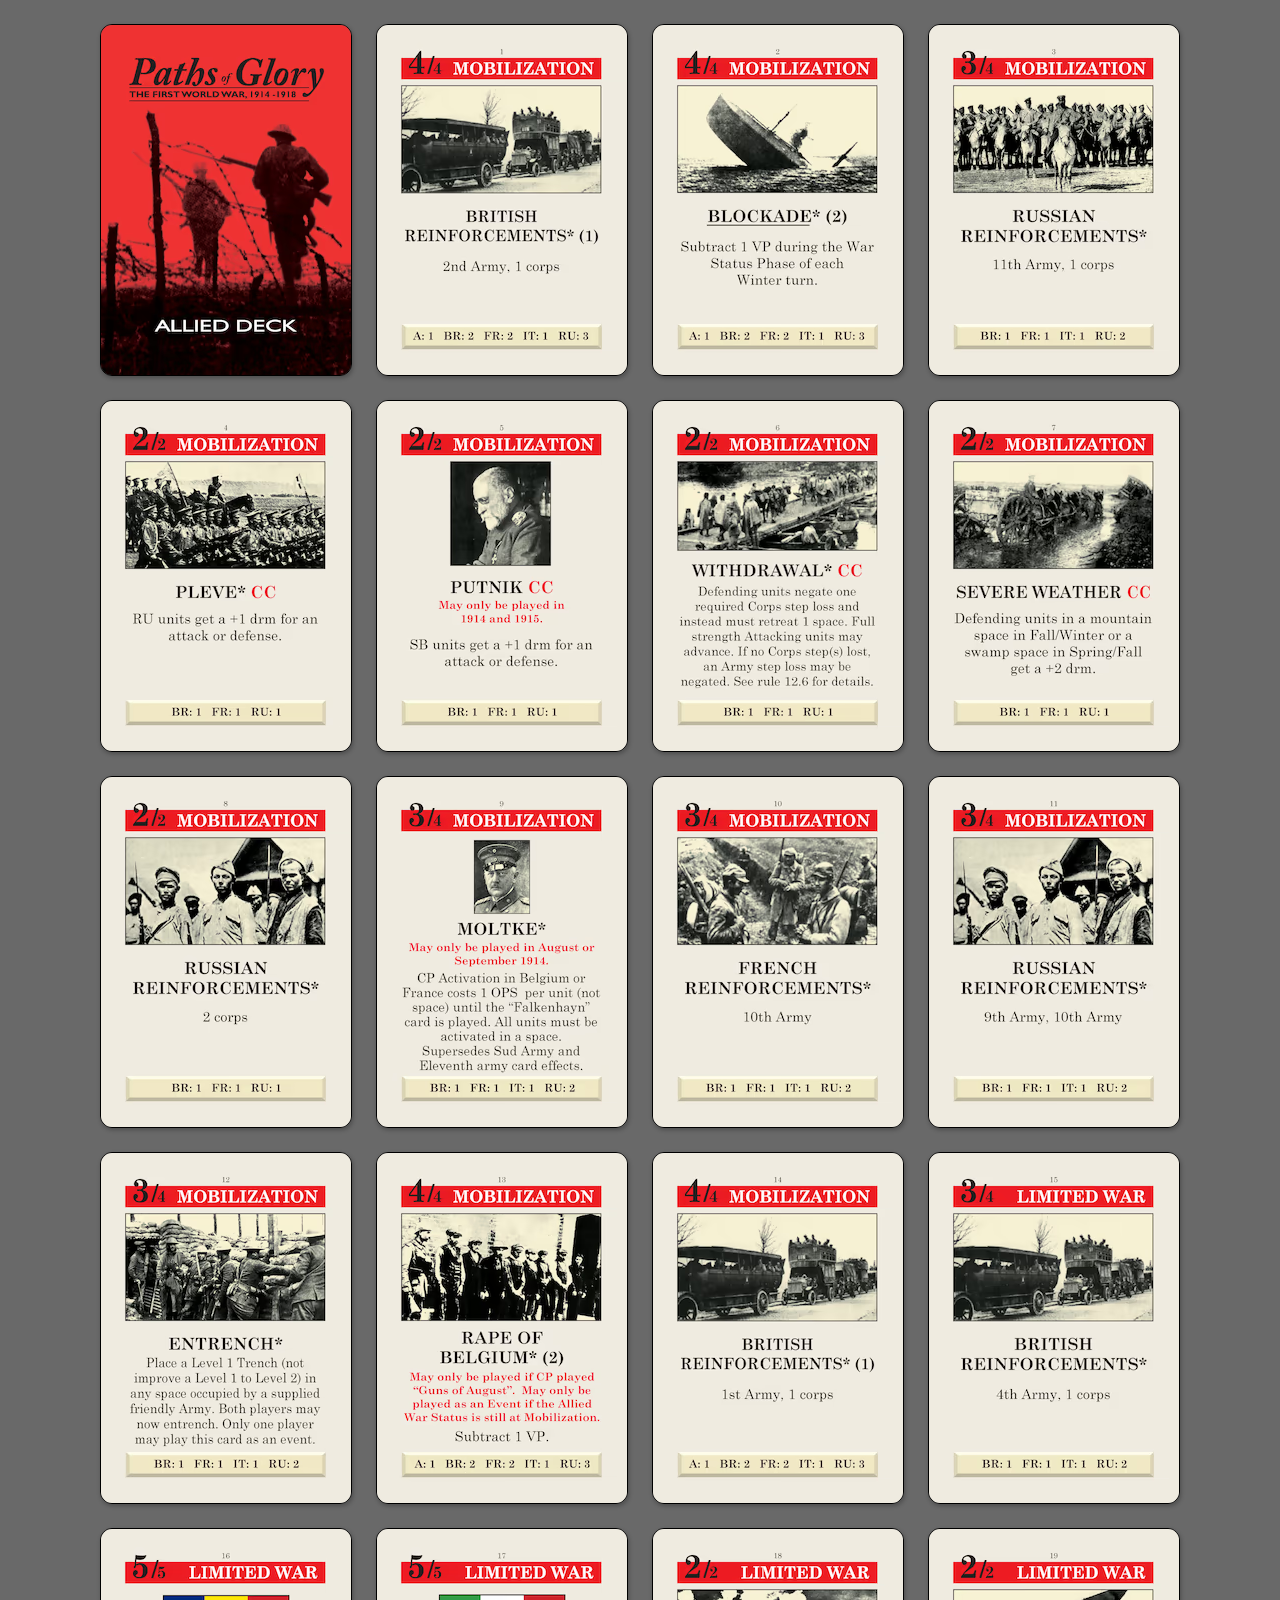
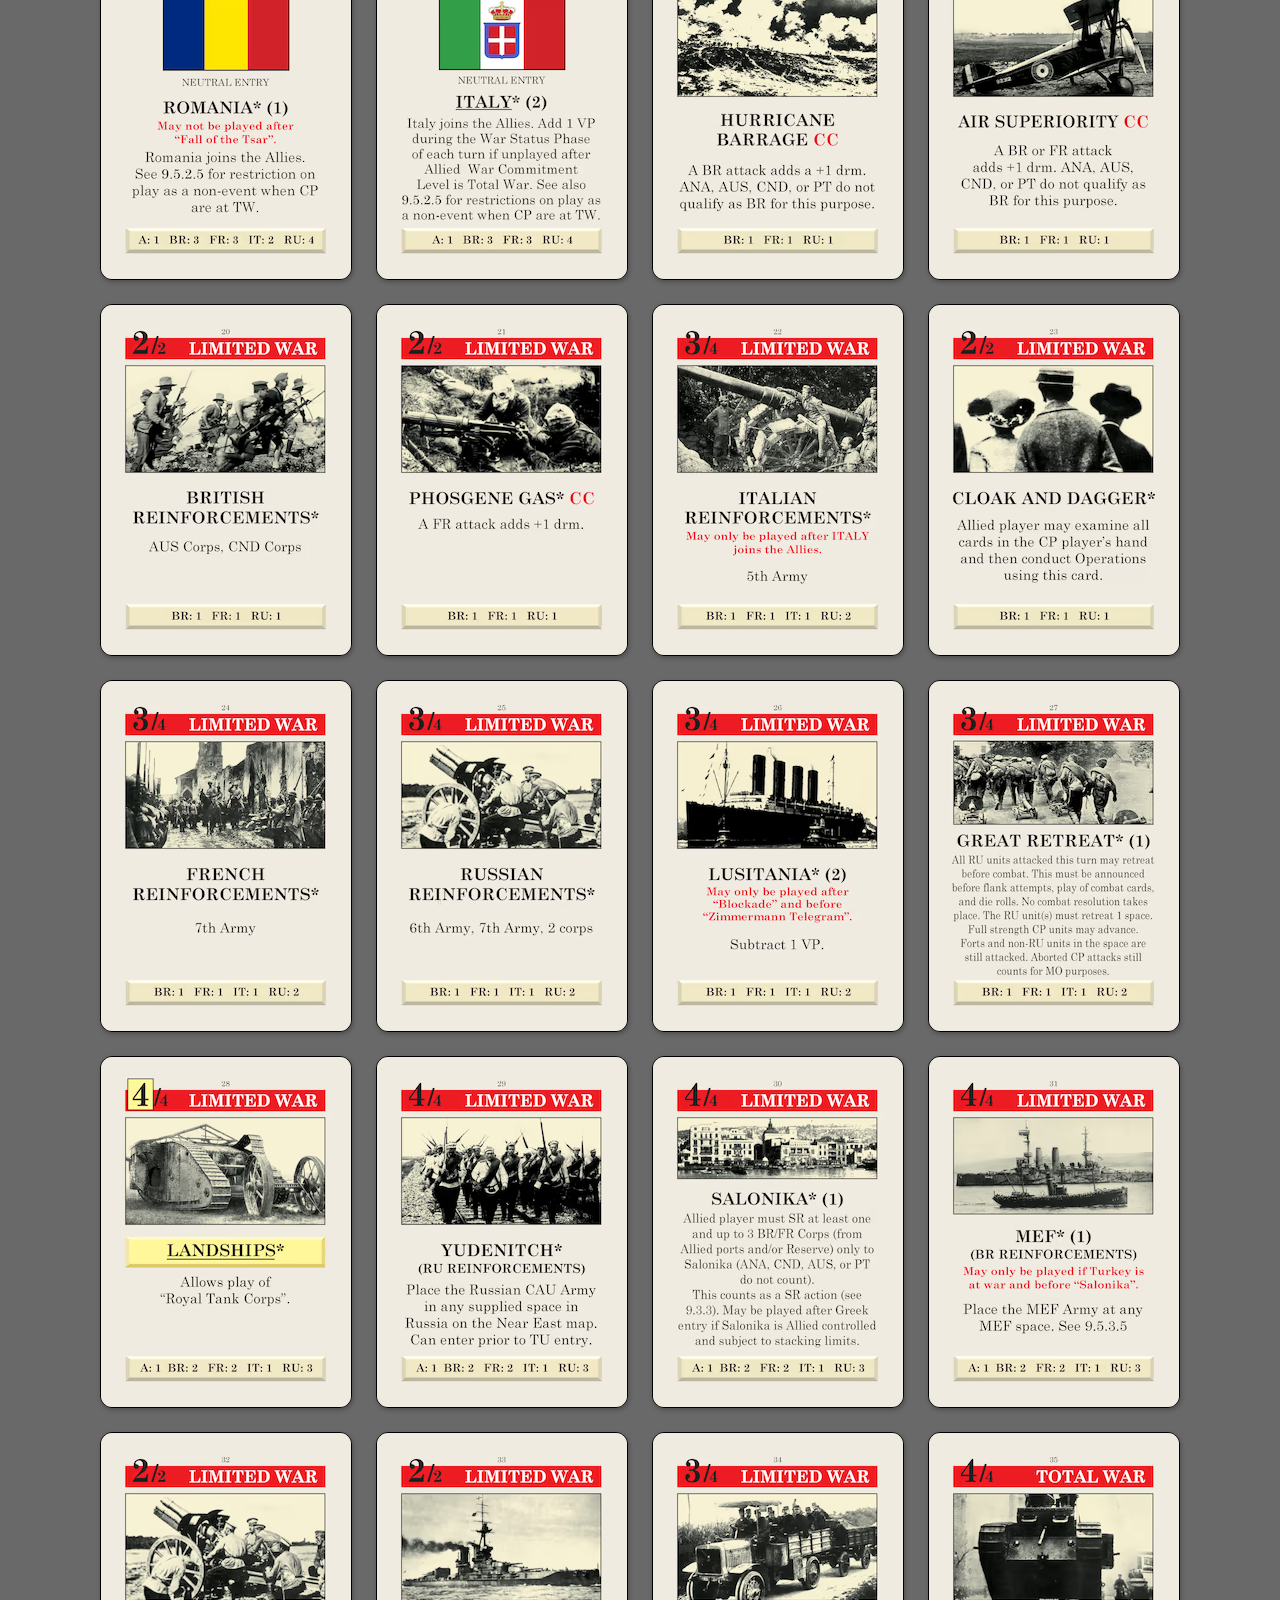
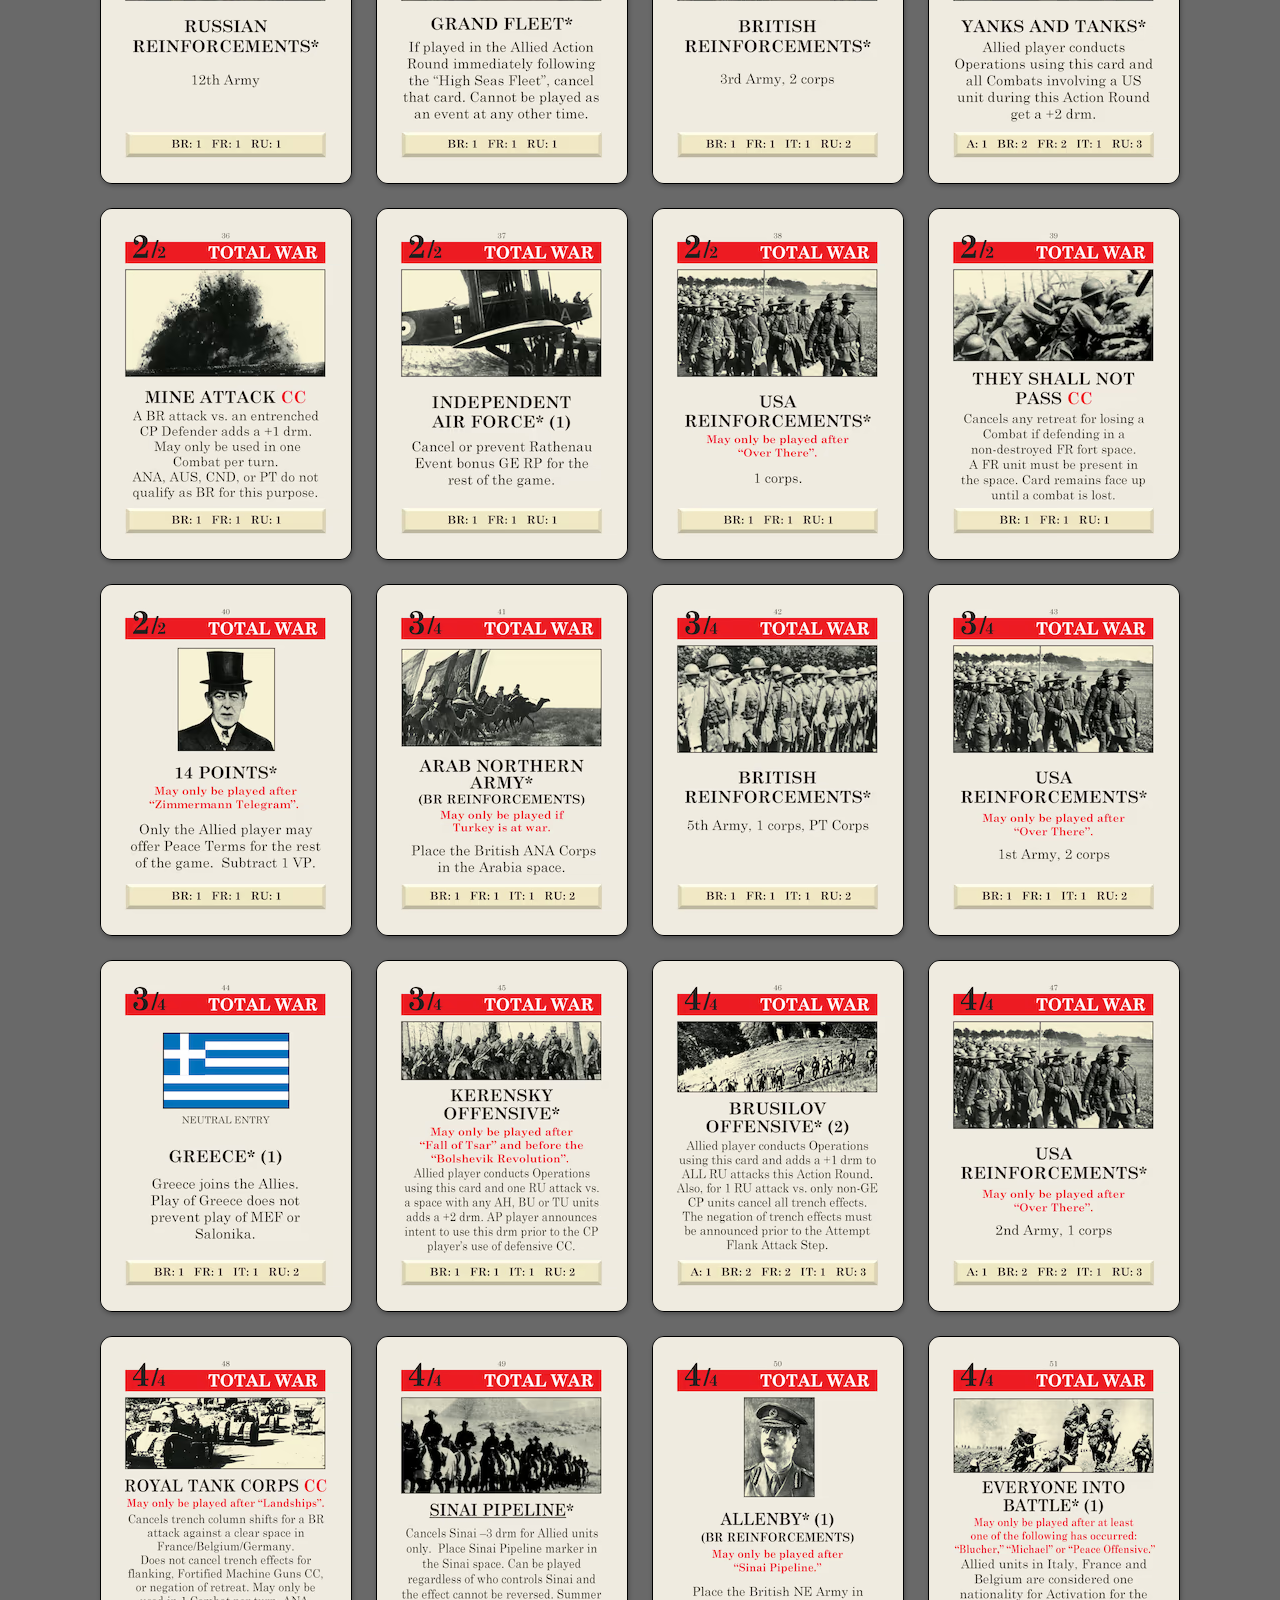
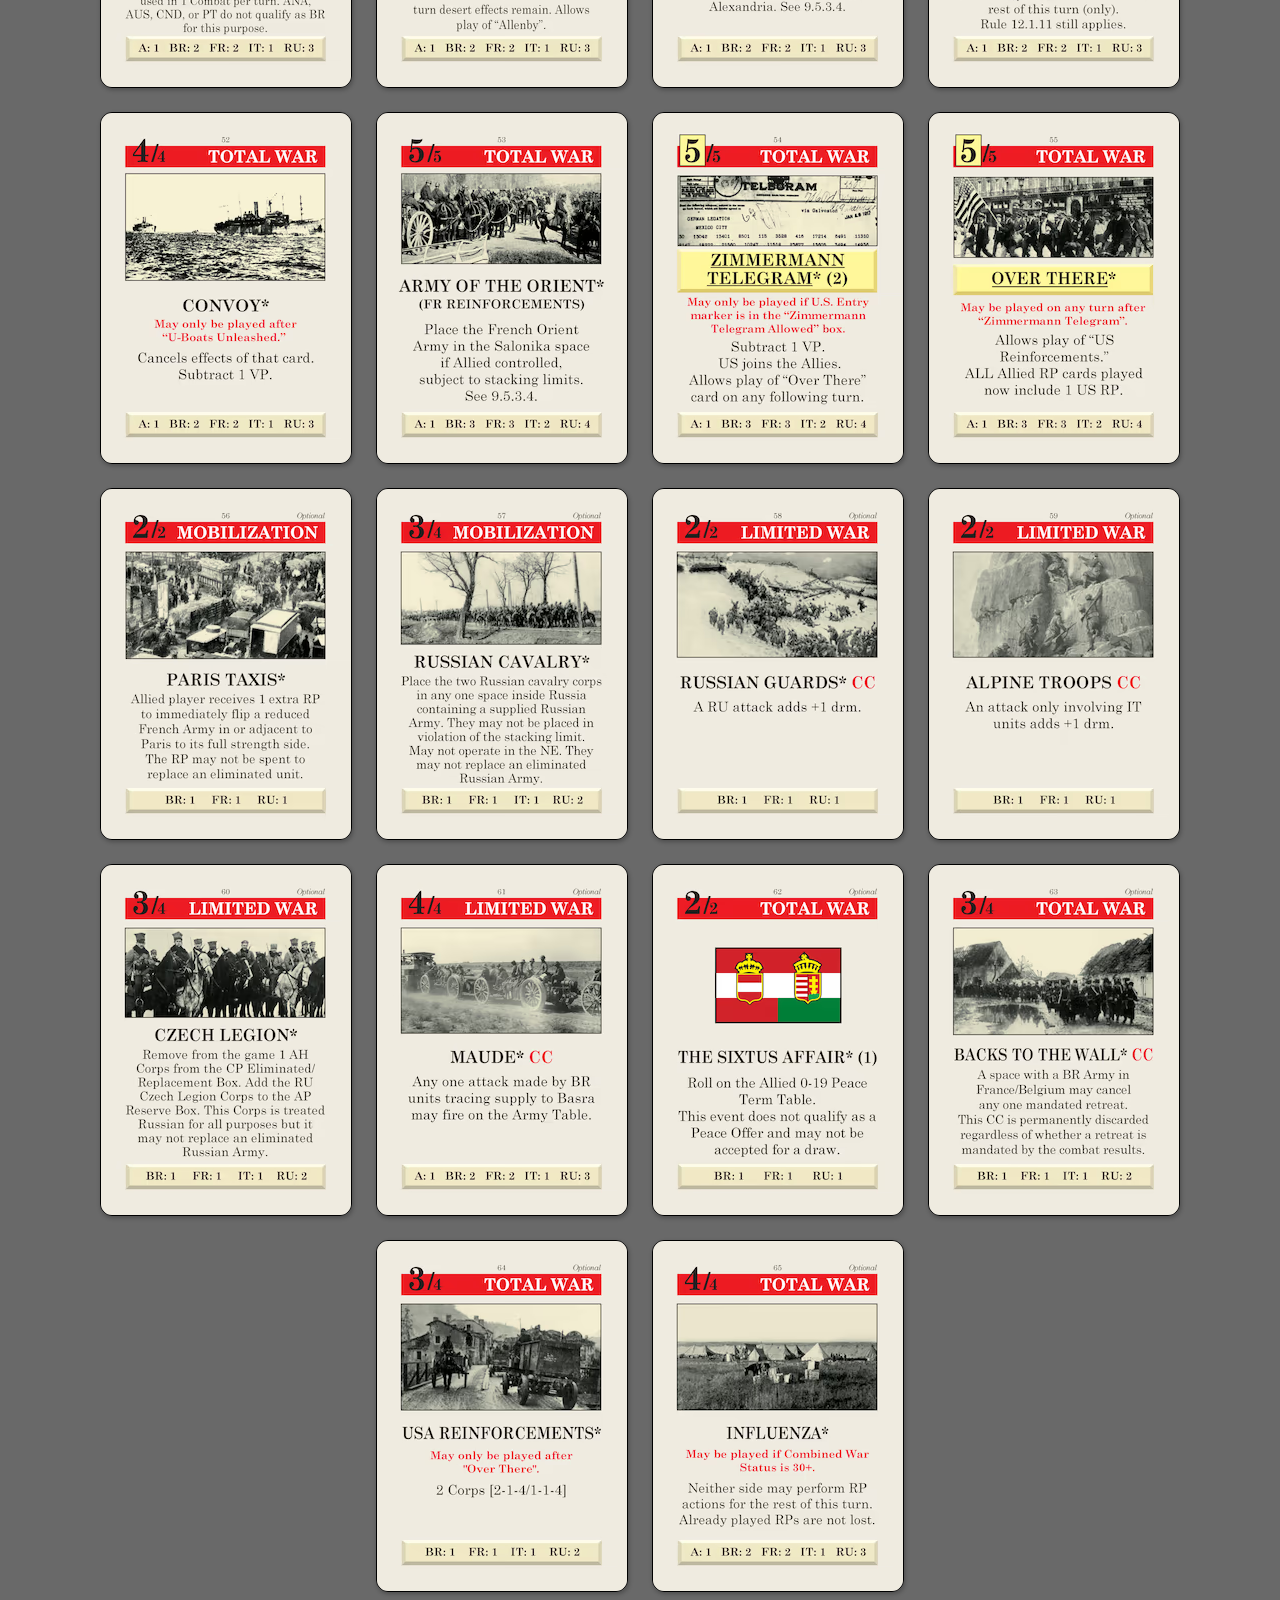
<file: info/cards_ap.html>
<!DOCTYPE html>
<meta name="viewport" content="width=700">
<title>Paths of Glory - AP Cards</title>
<style>

html {
	background-color: dimgray;
}

body {
	display: flex;
	flex-wrap: wrap;
	align-items: center;
	justify-content: center;
	gap: 24px;
	margin: 24px;
}

img {
	display: block;
	border-radius: 12px;
	border: 1px solid black;
	box-shadow: 1px 2px 4px #0004;
}

</style>

<body>
<img src="../cards.1x/card_back_ap.avif">
<img src="../cards.1x/card_ap_01.avif">
<img src="../cards.1x/card_ap_02.avif">
<img src="../cards.1x/card_ap_03.avif">
<img src="../cards.1x/card_ap_04.avif">
<img src="../cards.1x/card_ap_05.avif">
<img src="../cards.1x/card_ap_06.avif">
<img src="../cards.1x/card_ap_07.avif">
<img src="../cards.1x/card_ap_08.avif">
<img src="../cards.1x/card_ap_09.avif">
<img src="../cards.1x/card_ap_10.avif">
<img src="../cards.1x/card_ap_11.avif">
<img src="../cards.1x/card_ap_12.avif">
<img src="../cards.1x/card_ap_13.avif">
<img src="../cards.1x/card_ap_14.avif">
<img src="../cards.1x/card_ap_15.avif">
<img src="../cards.1x/card_ap_16.avif">
<img src="../cards.1x/card_ap_17.avif">
<img src="../cards.1x/card_ap_18.avif">
<img src="../cards.1x/card_ap_19.avif">
<img src="../cards.1x/card_ap_20.avif">
<img src="../cards.1x/card_ap_21.avif">
<img src="../cards.1x/card_ap_22.avif">
<img src="../cards.1x/card_ap_23.avif">
<img src="../cards.1x/card_ap_24.avif">
<img src="../cards.1x/card_ap_25.avif">
<img src="../cards.1x/card_ap_26.avif">
<img src="../cards.1x/card_ap_27.avif">
<img src="../cards.1x/card_ap_28.avif">
<img src="../cards.1x/card_ap_29.avif">
<img src="../cards.1x/card_ap_30.avif">
<img src="../cards.1x/card_ap_31.avif">
<img src="../cards.1x/card_ap_32.avif">
<img src="../cards.1x/card_ap_33.avif">
<img src="../cards.1x/card_ap_34.avif">
<img src="../cards.1x/card_ap_35.avif">
<img src="../cards.1x/card_ap_36.avif">
<img src="../cards.1x/card_ap_37.avif">
<img src="../cards.1x/card_ap_38.avif">
<img src="../cards.1x/card_ap_39.avif">
<img src="../cards.1x/card_ap_40.avif">
<img src="../cards.1x/card_ap_41.avif">
<img src="../cards.1x/card_ap_42.avif">
<img src="../cards.1x/card_ap_43.avif">
<img src="../cards.1x/card_ap_44.avif">
<img src="../cards.1x/card_ap_45.avif">
<img src="../cards.1x/card_ap_46.avif">
<img src="../cards.1x/card_ap_47.avif">
<img src="../cards.1x/card_ap_48.avif">
<img src="../cards.1x/card_ap_49.avif">
<img src="../cards.1x/card_ap_50.avif">
<img src="../cards.1x/card_ap_51.avif">
<img src="../cards.1x/card_ap_52.avif">
<img src="../cards.1x/card_ap_53.avif">
<img src="../cards.1x/card_ap_54.avif">
<img src="../cards.1x/card_ap_55.avif">
<img src="../cards.1x/card_ap_56.avif">
<img src="../cards.1x/card_ap_57.avif">
<img src="../cards.1x/card_ap_58.avif">
<img src="../cards.1x/card_ap_59.avif">
<img src="../cards.1x/card_ap_60.avif">
<img src="../cards.1x/card_ap_61.avif">
<img src="../cards.1x/card_ap_62.avif">
<img src="../cards.1x/card_ap_63.avif">
<img src="../cards.1x/card_ap_64.avif">
<img src="../cards.1x/card_ap_65.avif">
</file>
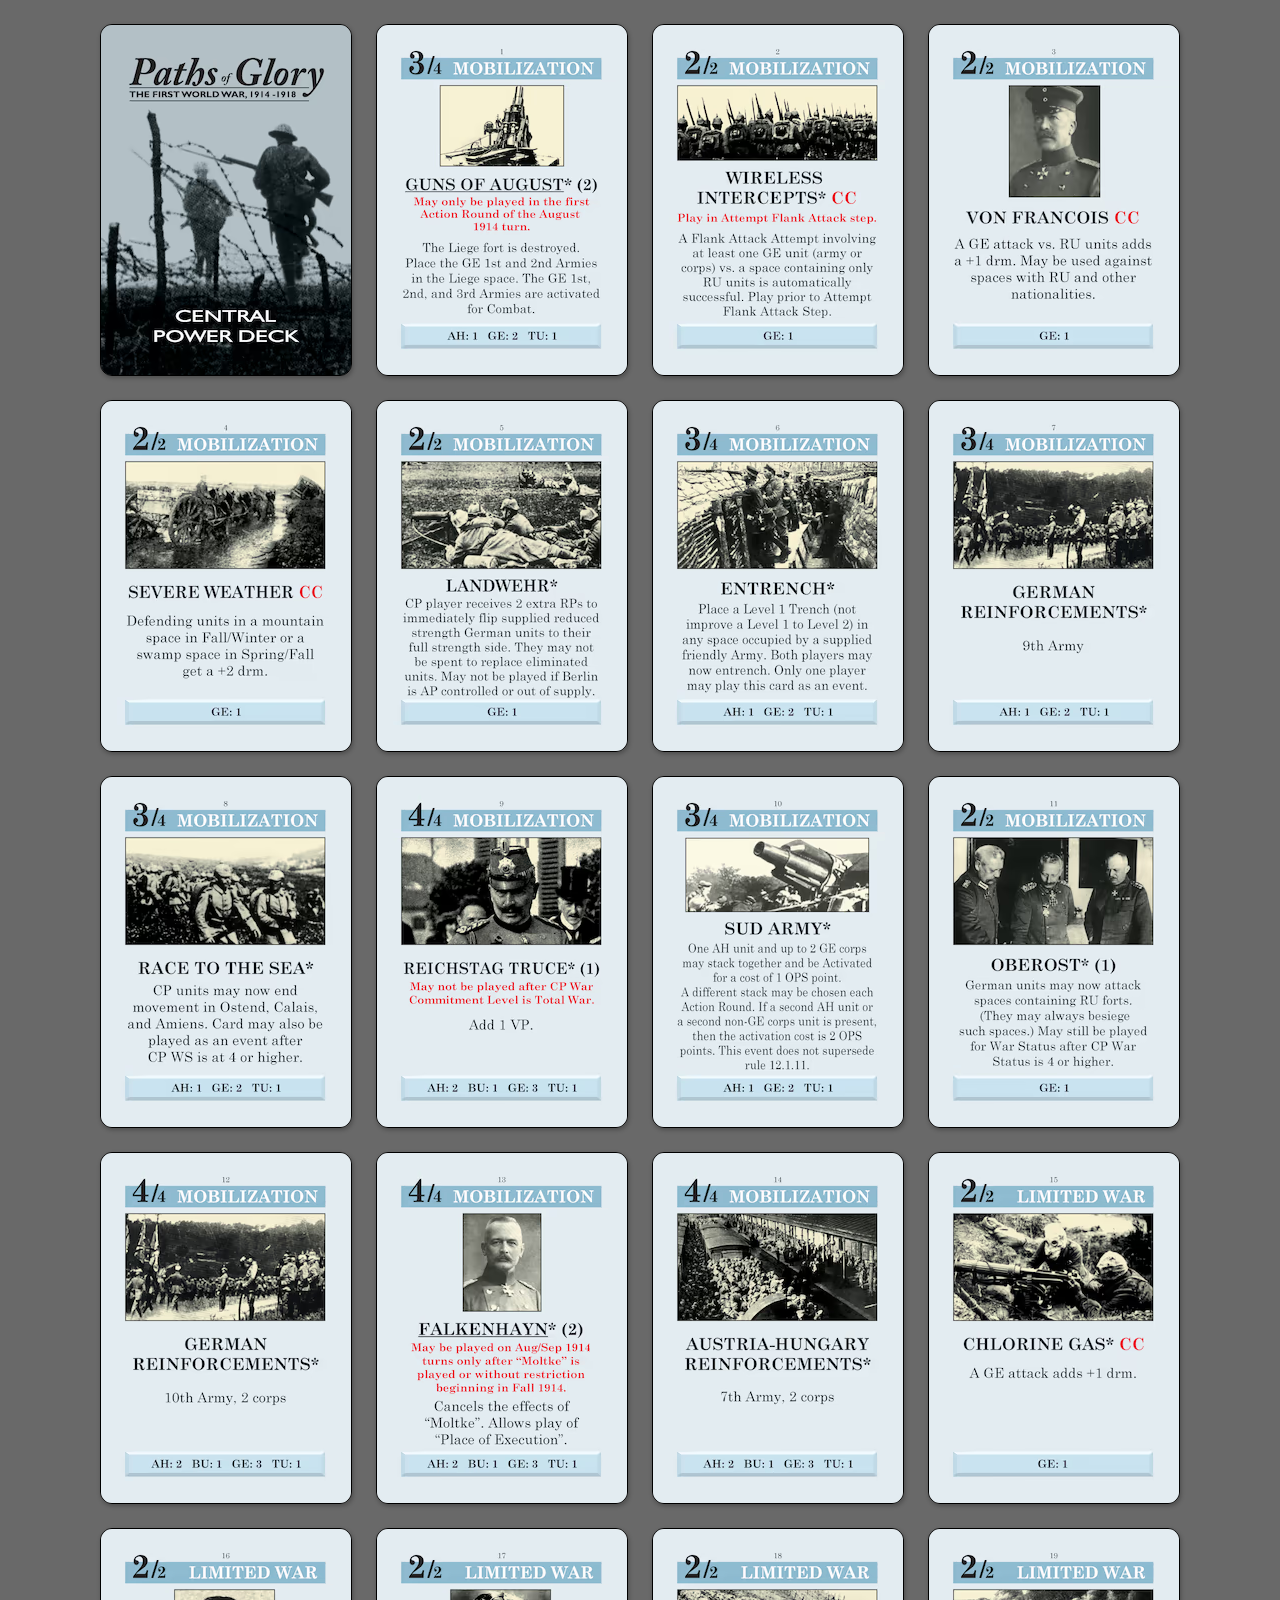
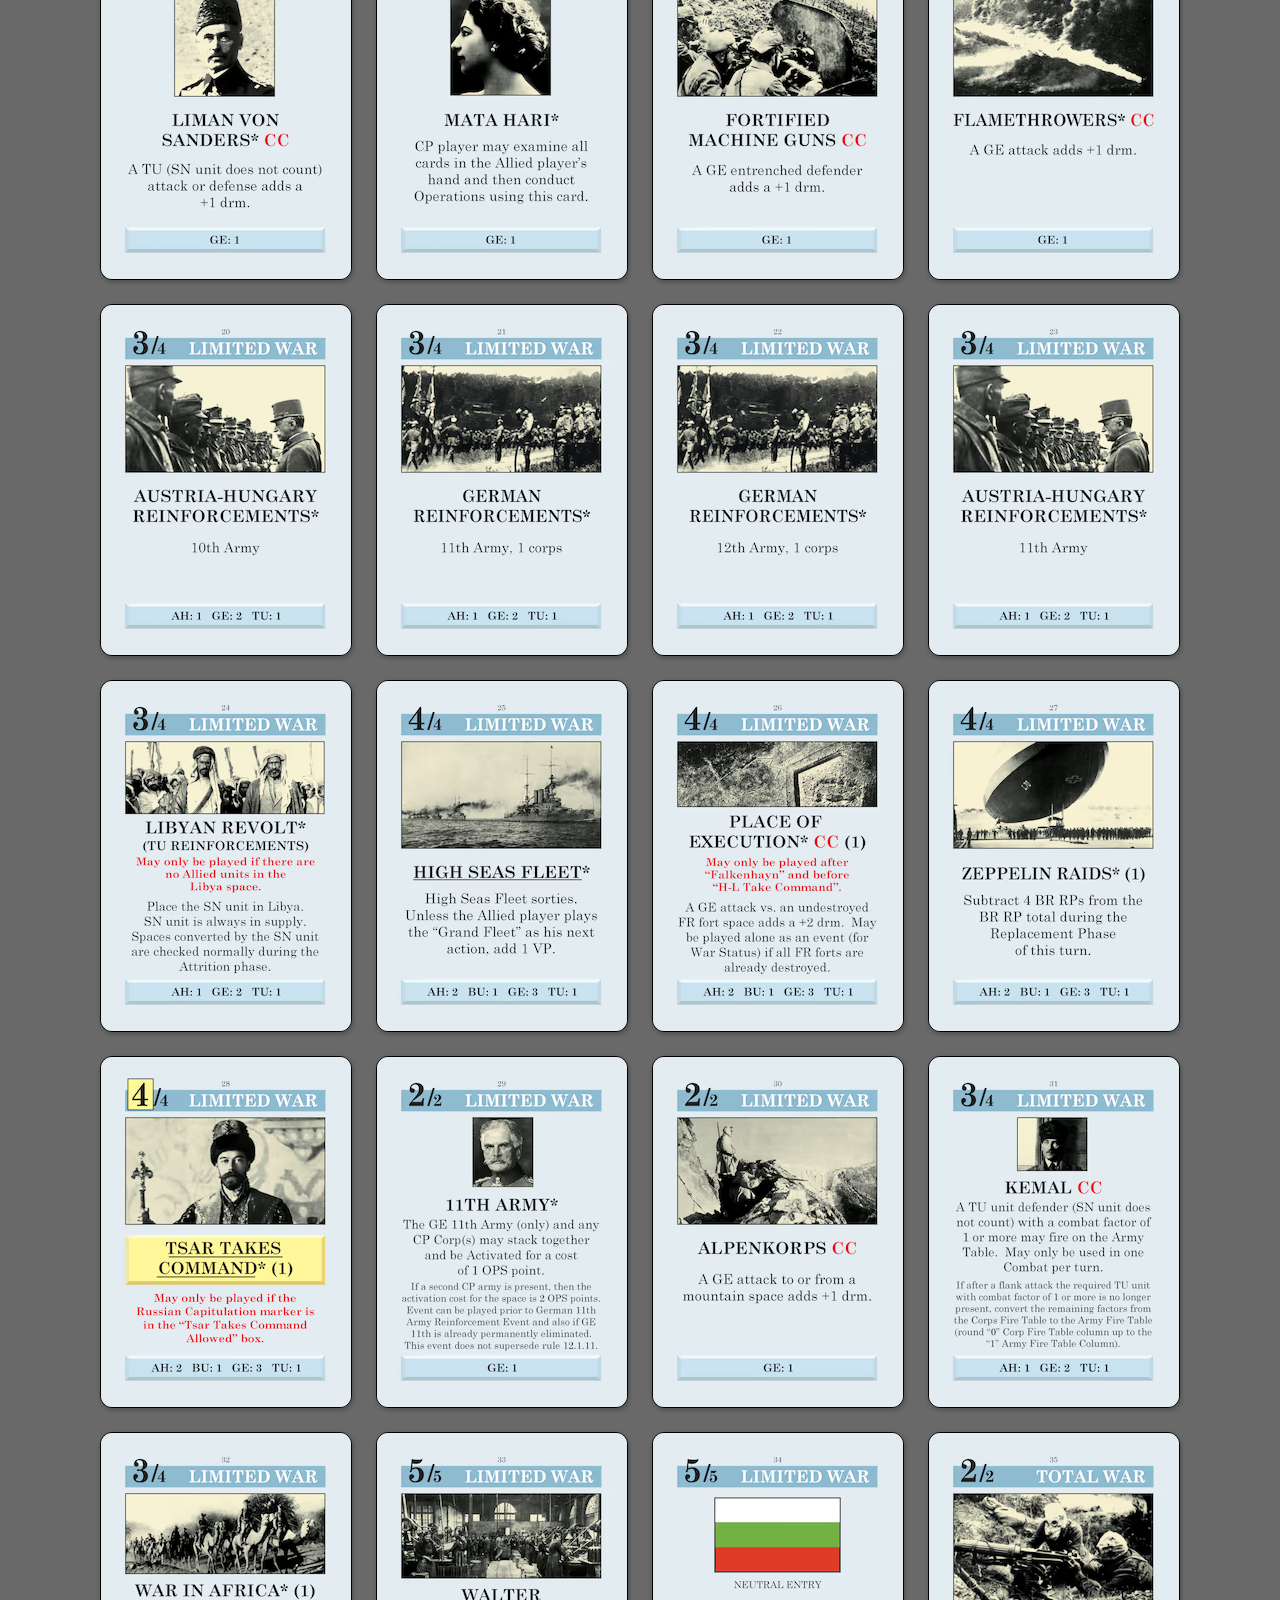
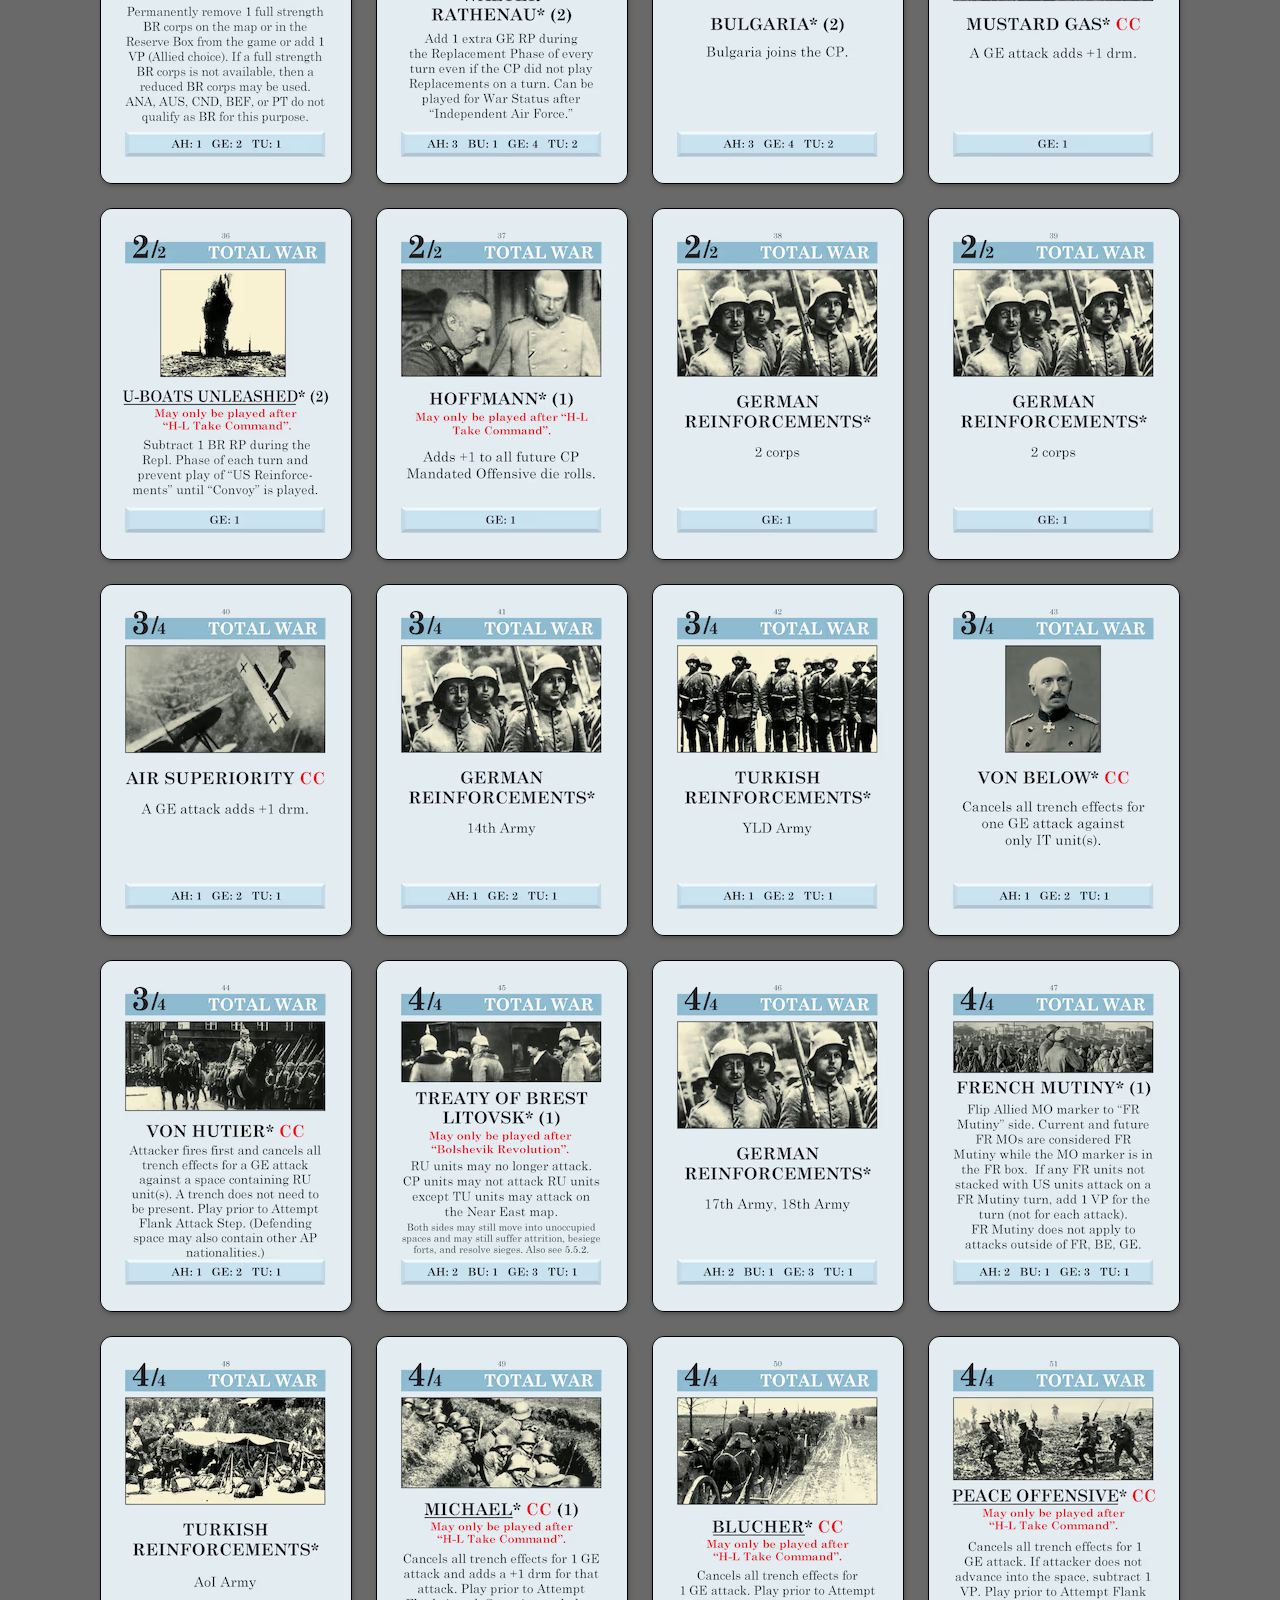
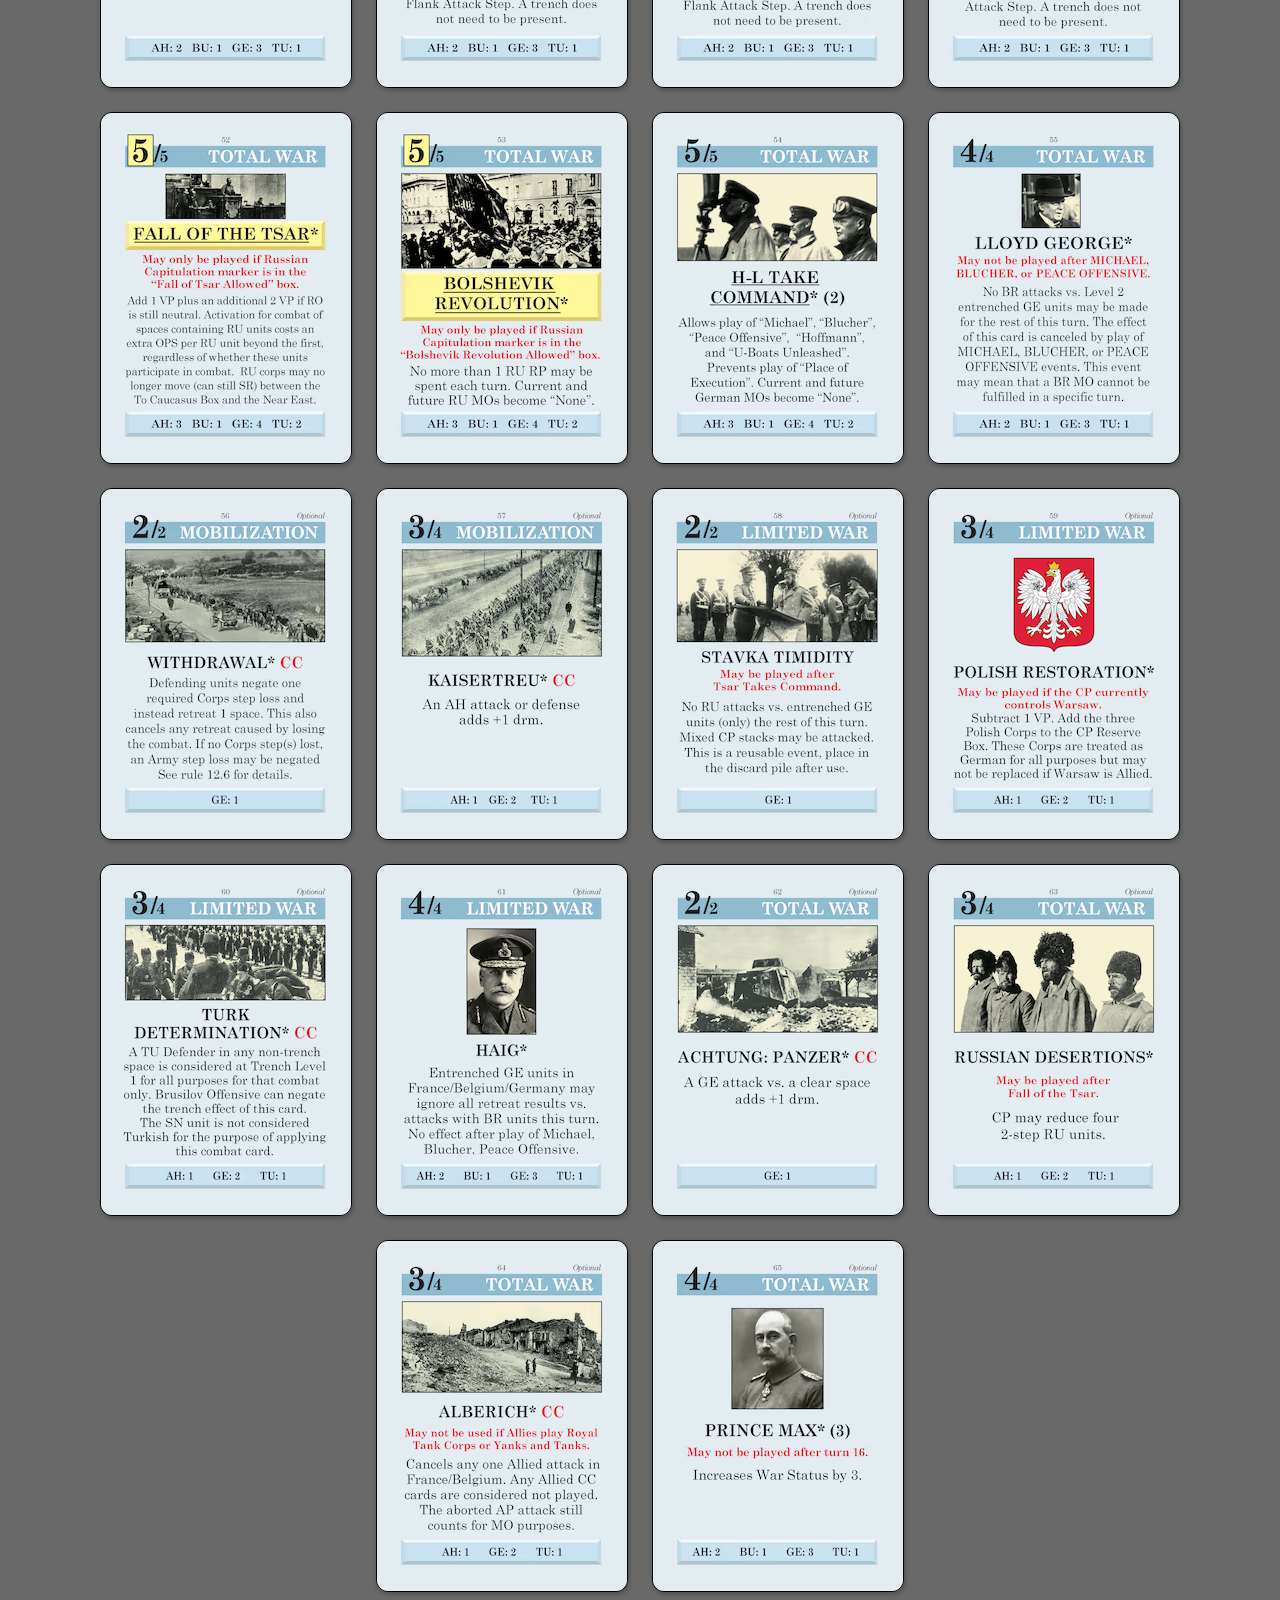
<file: info/cards_cp.html>
<!DOCTYPE html>
<meta name="viewport" content="width=700">
<title>Paths of Glory - CP Cards</title>
<style>

html {
	background-color: dimgray;
}

body {
	display: flex;
	flex-wrap: wrap;
	align-items: center;
	justify-content: center;
	gap: 24px;
	margin: 24px;
}

img {
	display: block;
	border-radius: 12px;
	border: 1px solid black;
	box-shadow: 1px 2px 4px #0004;
}

</style>

<body>
<img src="../cards.1x/card_back_cp.avif">
<img src="../cards.1x/card_cp_01.avif">
<img src="../cards.1x/card_cp_02.avif">
<img src="../cards.1x/card_cp_03.avif">
<img src="../cards.1x/card_cp_04.avif">
<img src="../cards.1x/card_cp_05.avif">
<img src="../cards.1x/card_cp_06.avif">
<img src="../cards.1x/card_cp_07.avif">
<img src="../cards.1x/card_cp_08.avif">
<img src="../cards.1x/card_cp_09.avif">
<img src="../cards.1x/card_cp_10.avif">
<img src="../cards.1x/card_cp_11.avif">
<img src="../cards.1x/card_cp_12.avif">
<img src="../cards.1x/card_cp_13.avif">
<img src="../cards.1x/card_cp_14.avif">
<img src="../cards.1x/card_cp_15.avif">
<img src="../cards.1x/card_cp_16.avif">
<img src="../cards.1x/card_cp_17.avif">
<img src="../cards.1x/card_cp_18.avif">
<img src="../cards.1x/card_cp_19.avif">
<img src="../cards.1x/card_cp_20.avif">
<img src="../cards.1x/card_cp_21.avif">
<img src="../cards.1x/card_cp_22.avif">
<img src="../cards.1x/card_cp_23.avif">
<img src="../cards.1x/card_cp_24.avif">
<img src="../cards.1x/card_cp_25.avif">
<img src="../cards.1x/card_cp_26.avif">
<img src="../cards.1x/card_cp_27.avif">
<img src="../cards.1x/card_cp_28.avif">
<img src="../cards.1x/card_cp_29.avif">
<img src="../cards.1x/card_cp_30.avif">
<img src="../cards.1x/card_cp_31.avif">
<img src="../cards.1x/card_cp_32.avif">
<img src="../cards.1x/card_cp_33.avif">
<img src="../cards.1x/card_cp_34.avif">
<img src="../cards.1x/card_cp_35.avif">
<img src="../cards.1x/card_cp_36.avif">
<img src="../cards.1x/card_cp_37.avif">
<img src="../cards.1x/card_cp_38.avif">
<img src="../cards.1x/card_cp_39.avif">
<img src="../cards.1x/card_cp_40.avif">
<img src="../cards.1x/card_cp_41.avif">
<img src="../cards.1x/card_cp_42.avif">
<img src="../cards.1x/card_cp_43.avif">
<img src="../cards.1x/card_cp_44.avif">
<img src="../cards.1x/card_cp_45.avif">
<img src="../cards.1x/card_cp_46.avif">
<img src="../cards.1x/card_cp_47.avif">
<img src="../cards.1x/card_cp_48.avif">
<img src="../cards.1x/card_cp_49.avif">
<img src="../cards.1x/card_cp_50.avif">
<img src="../cards.1x/card_cp_51.avif">
<img src="../cards.1x/card_cp_52.avif">
<img src="../cards.1x/card_cp_53.avif">
<img src="../cards.1x/card_cp_54.avif">
<img src="../cards.1x/card_cp_55.avif">
<img src="../cards.1x/card_cp_56.avif">
<img src="../cards.1x/card_cp_57.avif">
<img src="../cards.1x/card_cp_58.avif">
<img src="../cards.1x/card_cp_59.avif">
<img src="../cards.1x/card_cp_60.avif">
<img src="../cards.1x/card_cp_61.avif">
<img src="../cards.1x/card_cp_62.avif">
<img src="../cards.1x/card_cp_63.avif">
<img src="../cards.1x/card_cp_64.avif">
<img src="../cards.1x/card_cp_65.avif">
</file>
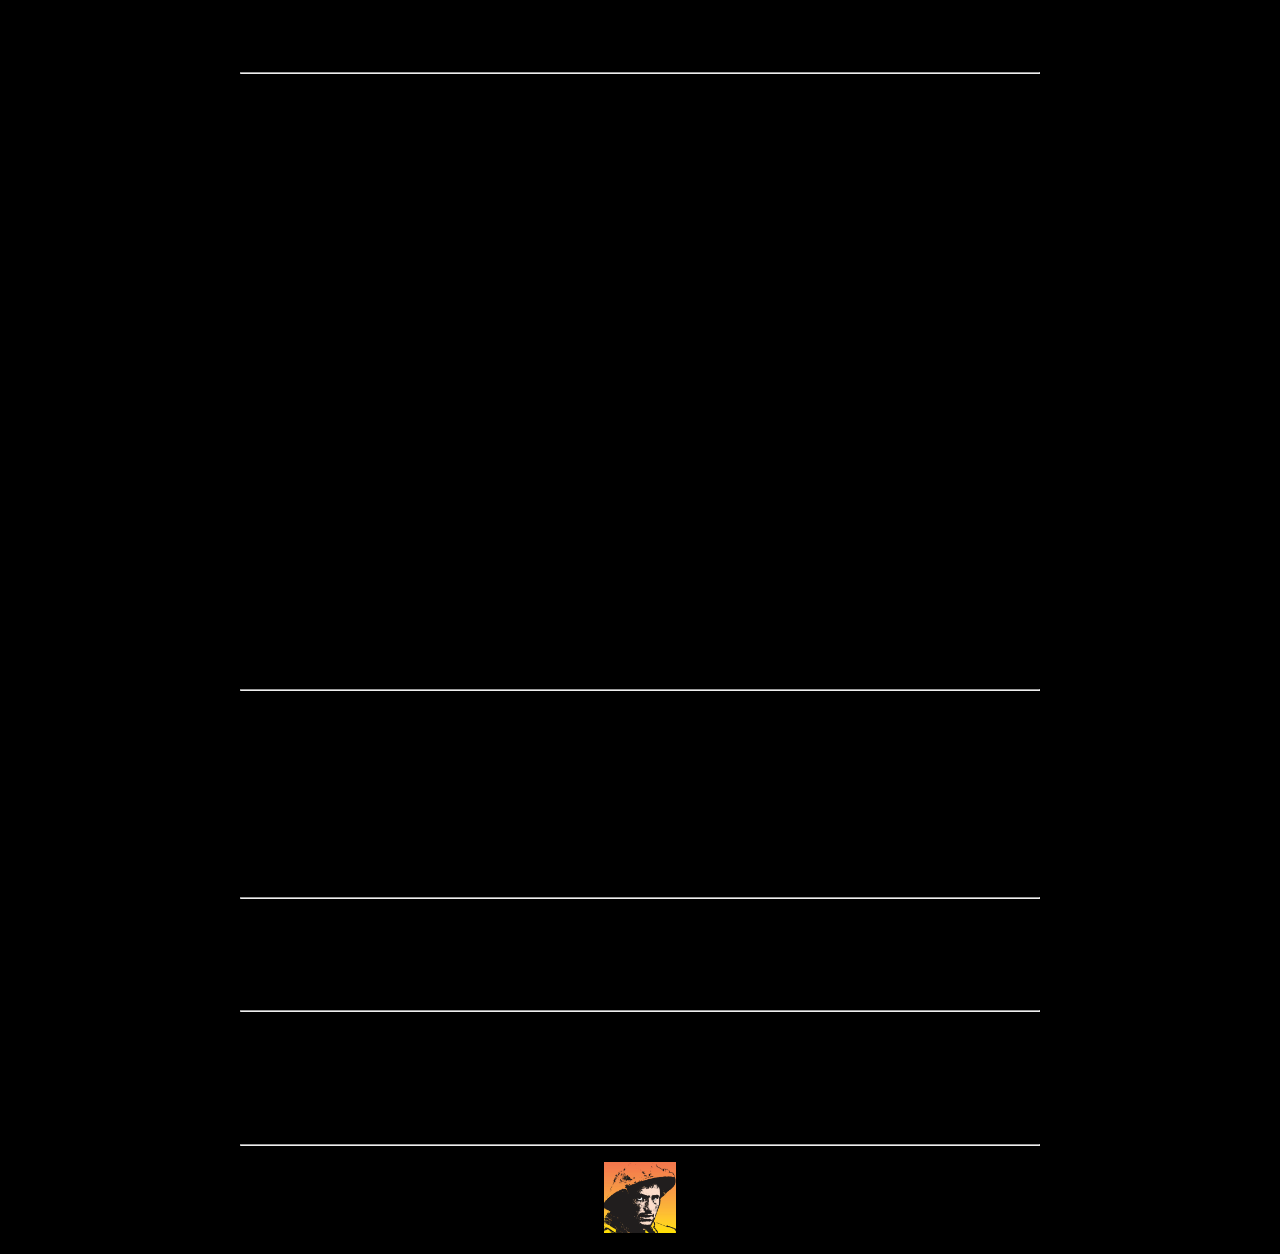
<file: info/notes.html>
<!doctype html>
<meta name="viewport" content="width=device-width, initial-scale=1">
<title>Paths of Glory - Notes</title>
<link rel="stylesheet" href="../fonts/fonts.css">
<link rel="stylesheet" href="../common/client.css">
<style>
h1{text-align:center}body{max-width:50rem;margin:0 auto;}
dl{display:grid;grid-template-columns:min-content 1fr;gap: 0 1em;}
dt,dd{margin:0}
</style>
<body>
<article>

<h1>Paths of Glory: Read Me!</h1>

<hr>

<p>

Paths of Glory uses a few abbreviations in the rulebook, that are also used in the game log.
<dl>

<dt>AH<dd>Austro-Hungarian 
<dt>ANA<dd>Arab Northern Army 
<dt>AoI<dd>Army of Islam 
<dt>AUS<dd>Australian 
<dt>BE<dd>Belgian 
<dt>BEF<dd>British Expeditionary Force 
<dt>BR<dd>British 
<dt>BU<dd>Bulgarian 
<dt>CAU<dd>Caucasus 
<dt>CND<dd>Canadian 
<dt>CP<dd>Central Powers 
<dt>FR<dd>French 
<dt>GE<dd>German 
<dt>GR<dd>Greek 
<dt>IT<dd>Italian 
<dt>MEF<dd>Mediterranean Expeditionary Force 
<dt>MN<dd>Montenegrin 
<dt>NE<dd>Near East 
<dt>PT<dd>Portuguese 
<dt>RO<dd>Romania 
<dt>RU<dd>Russian 
<dt>SB<dd>Serbian 
<dt>SN<dd>Senussi Tribal 
<dt>TU<dd>Turkish 
<dt>US<dd>United States 
<dt>YLD<dd>Yilderim (Lightning)

</dl>

<hr>

<p>
The game log follows the Paths of Glory Vassal module conventions:

<p>Reduced armies or corps are shown between brackets, e.g (FR 2).

<p>When a corps enters or leaves the reserve box for any reason, the number of corps in the reserve is shown between brackets.

<p>
For example <i>"(FR 5) in Sedan breaks to FRc(6,0)"</i> means that a French
reduced army has been broken down to a corps, taken from the reserve box which
now contains 6 full-strength corps and 0 reduced corps of that nationality.

<hr>

<p>
Is there a way to warn my opponent that they are in danger of being put out of supply?
<p>
Yes. Click on the oil barrel at the top of the screen, then choose "Flag Supply Warnings".
Select spaces to highlight and then click [Done].
Your opponent will be notified about the spaces you have flagged when it is their turn.

<hr>
<p>
Is there a way to rollback to a previous turn?
<p>
You can rollback by clicking on the oil barrel at the top of the screen, then "Propose Rollback".
It will show you the rollback points available, and also which die rolls would be cancelled by that rollback.
Your opponent will have to accept the rollback for it to be effective.
<hr>
<p style="text-align:center">
<img src="../favicon.png" width="72">
</file>
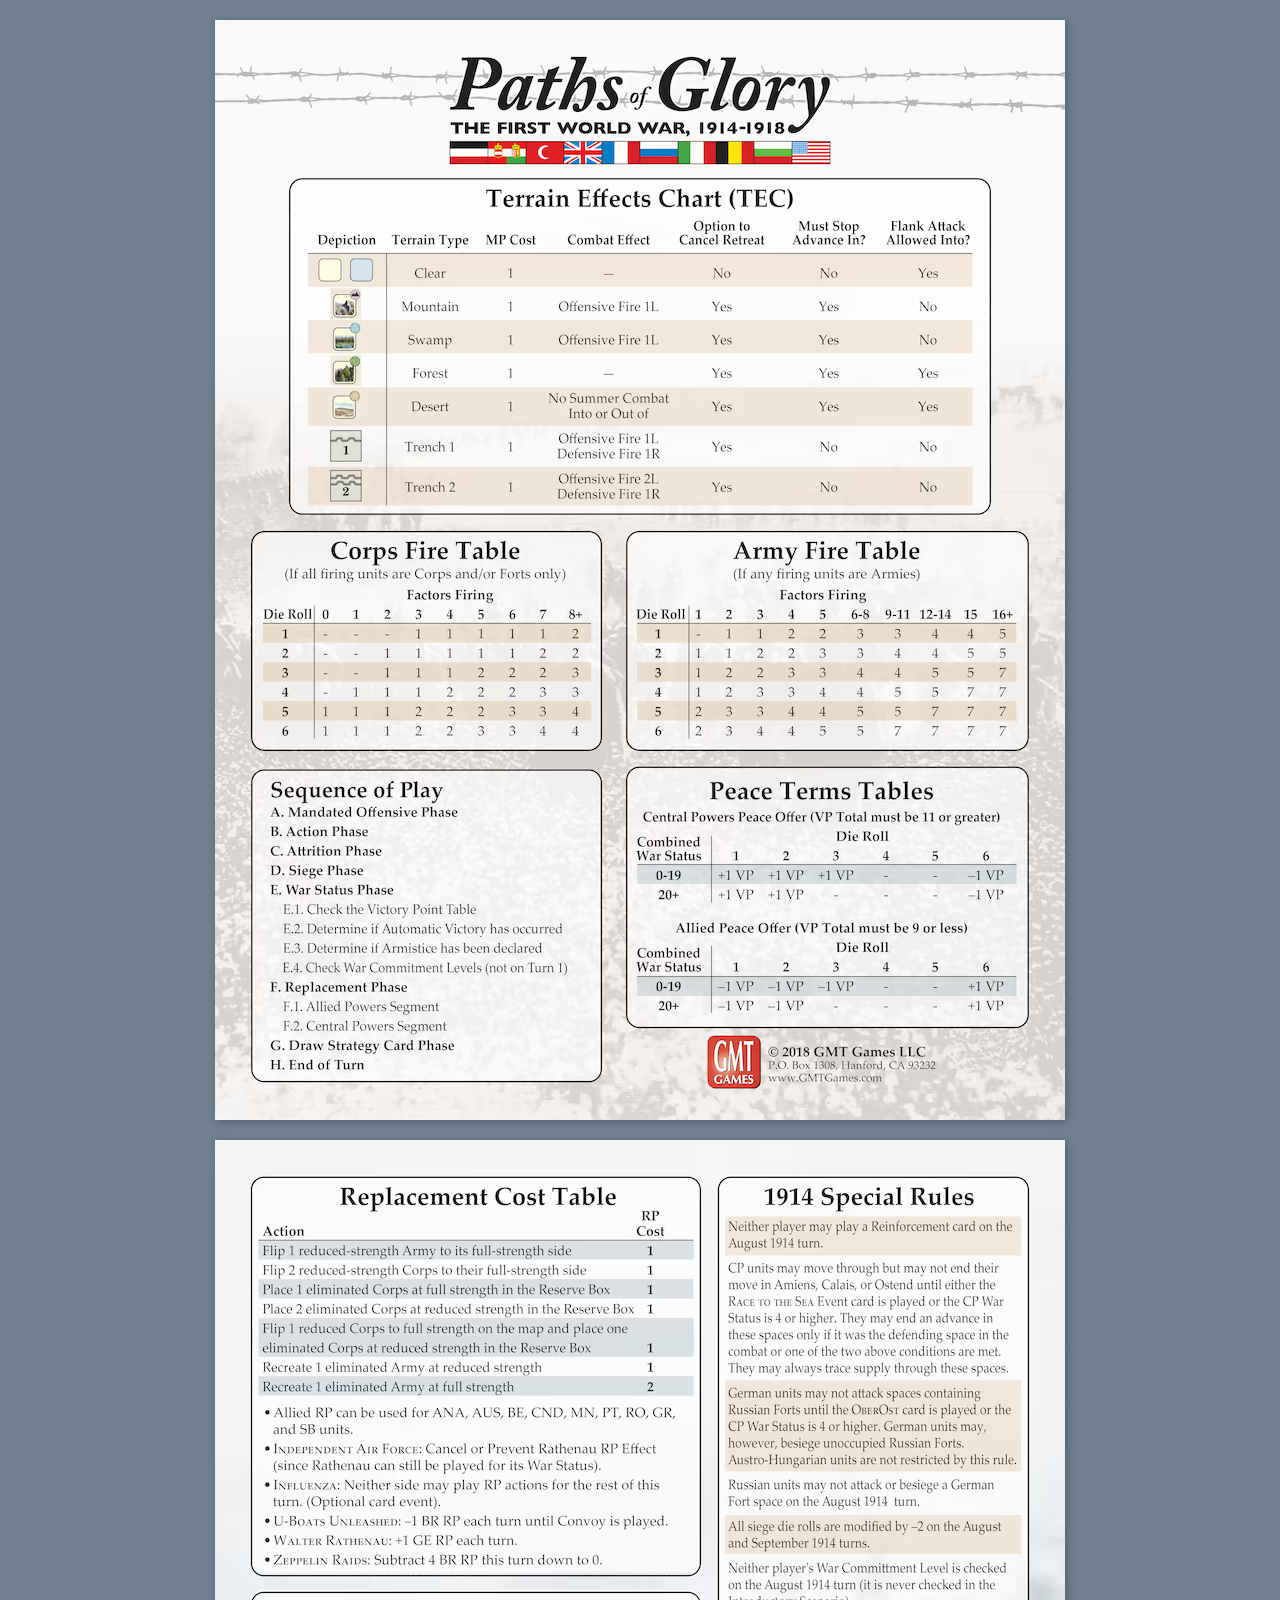
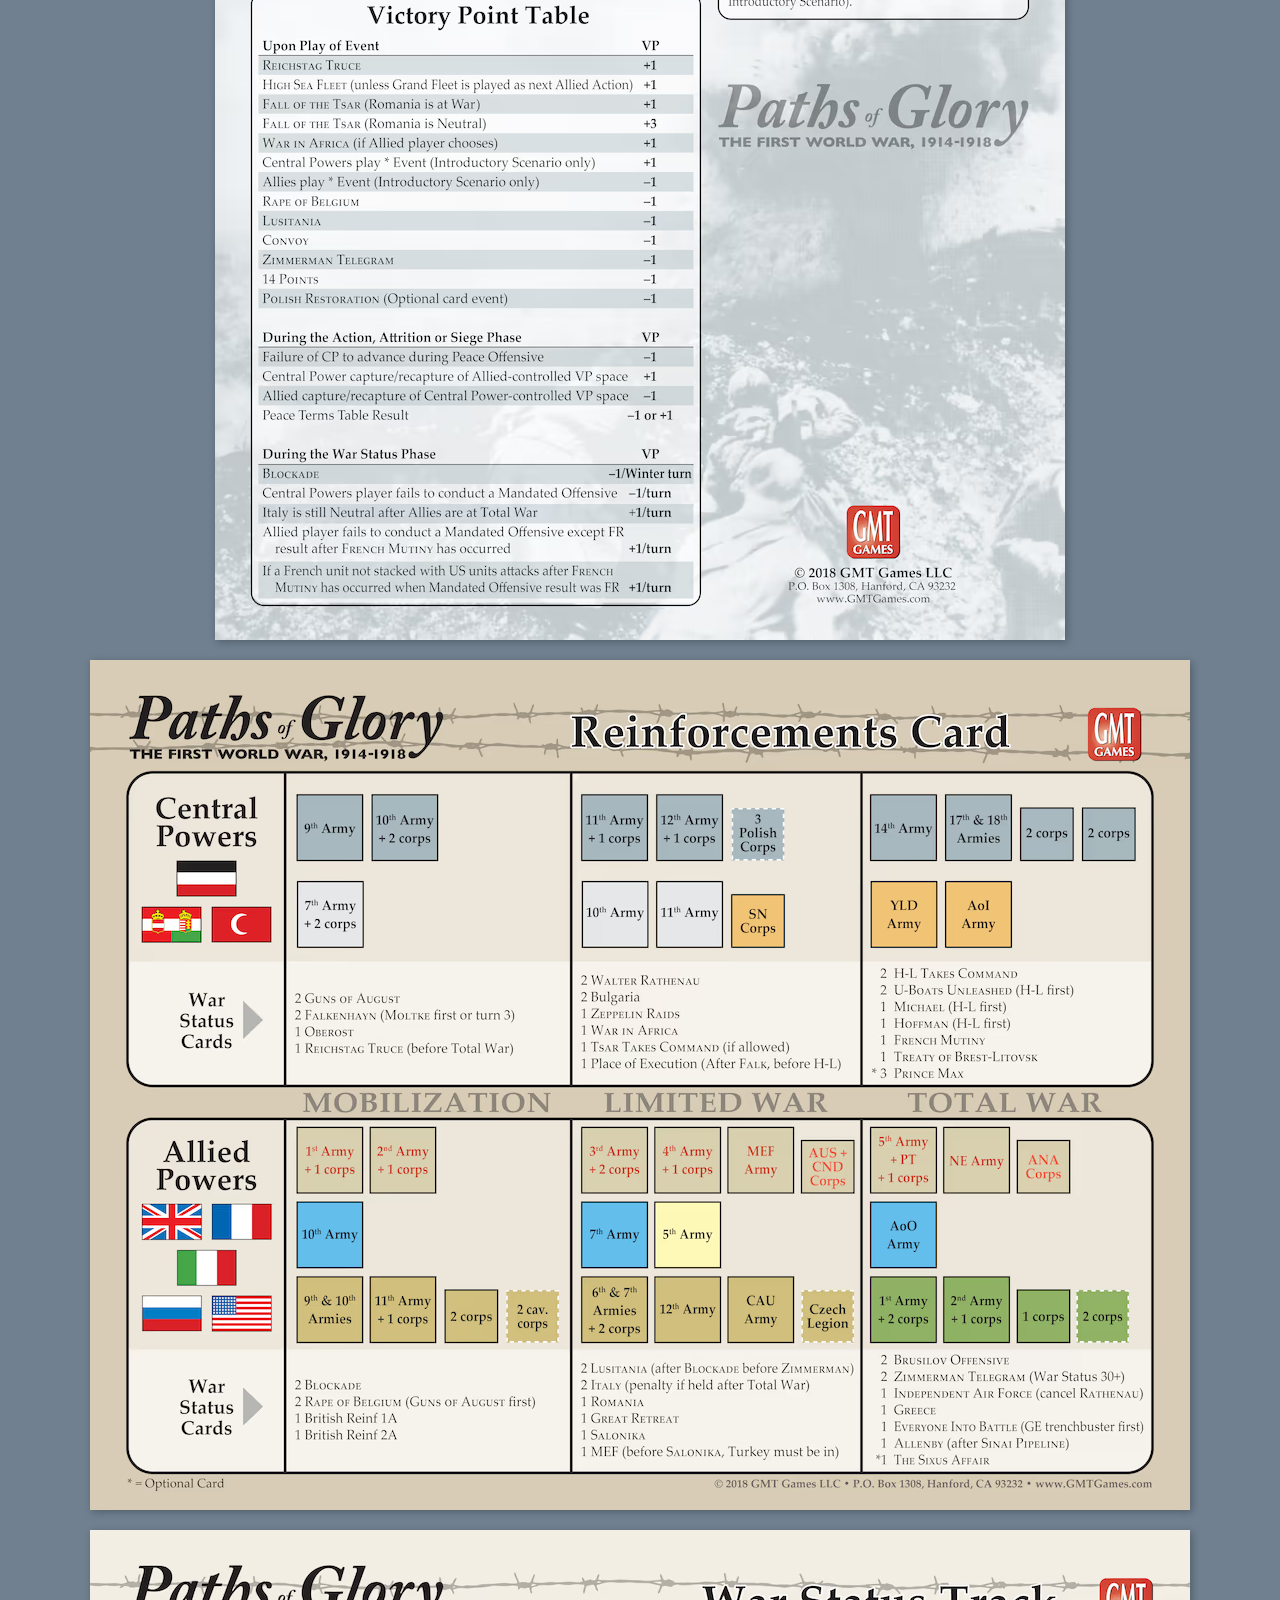
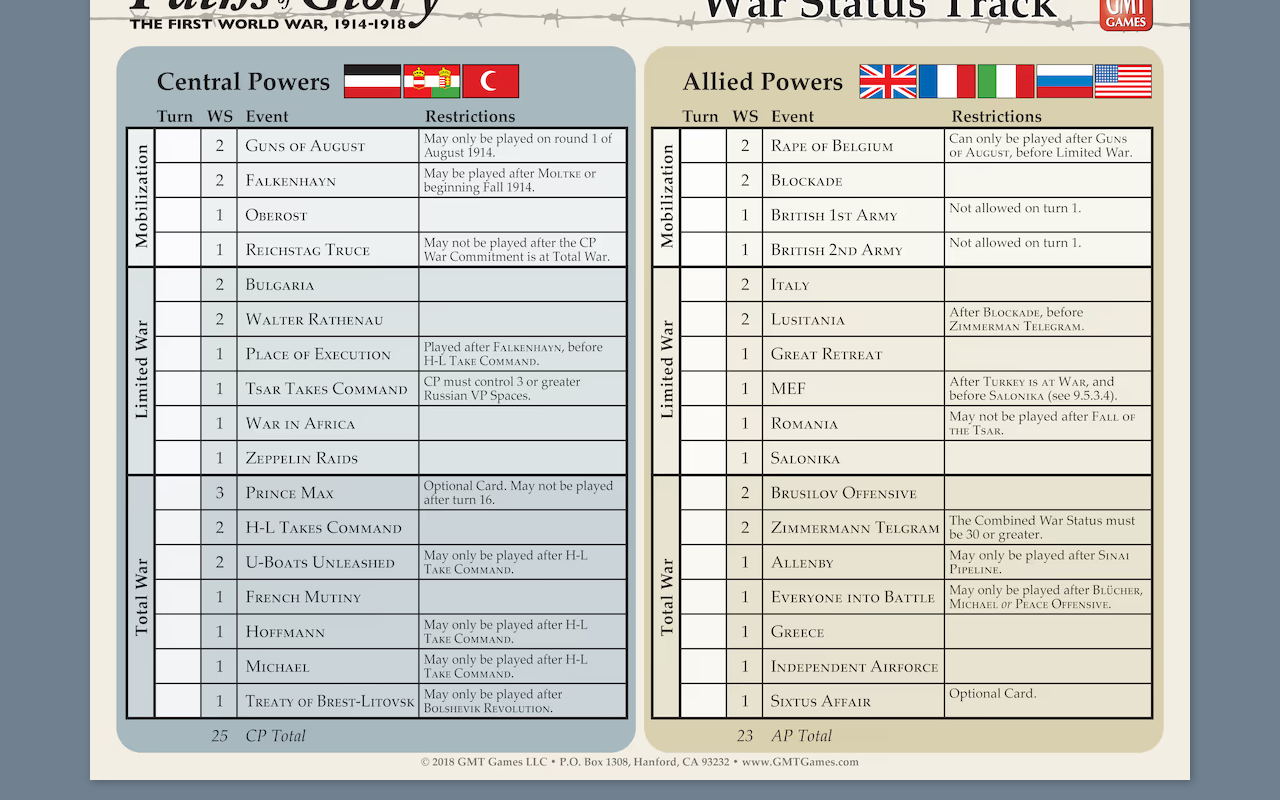
<file: info/pac.html>
<!DOCTYPE html>
<html>
<head>
<meta name="viewport" content="width=1140">
<title>Paths of Glory - Charts</title>
<link rel="stylesheet" href="../fonts/fonts.css">
<style>
html { margin: 0 }
body { margin: 20px; background-color: slategray; }
img { display: block; margin: 20px auto;
Xborder: 1px solid black;
box-shadow: 2px 2px 8px #0004;
}
</style>
</head>
<body>
<img src="pac1.avif">
<img src="pac2.avif">
<img src="pac3.avif">
<img src="pac4.avif">
<!--
<img src="pac5.avif">
-->
</file>
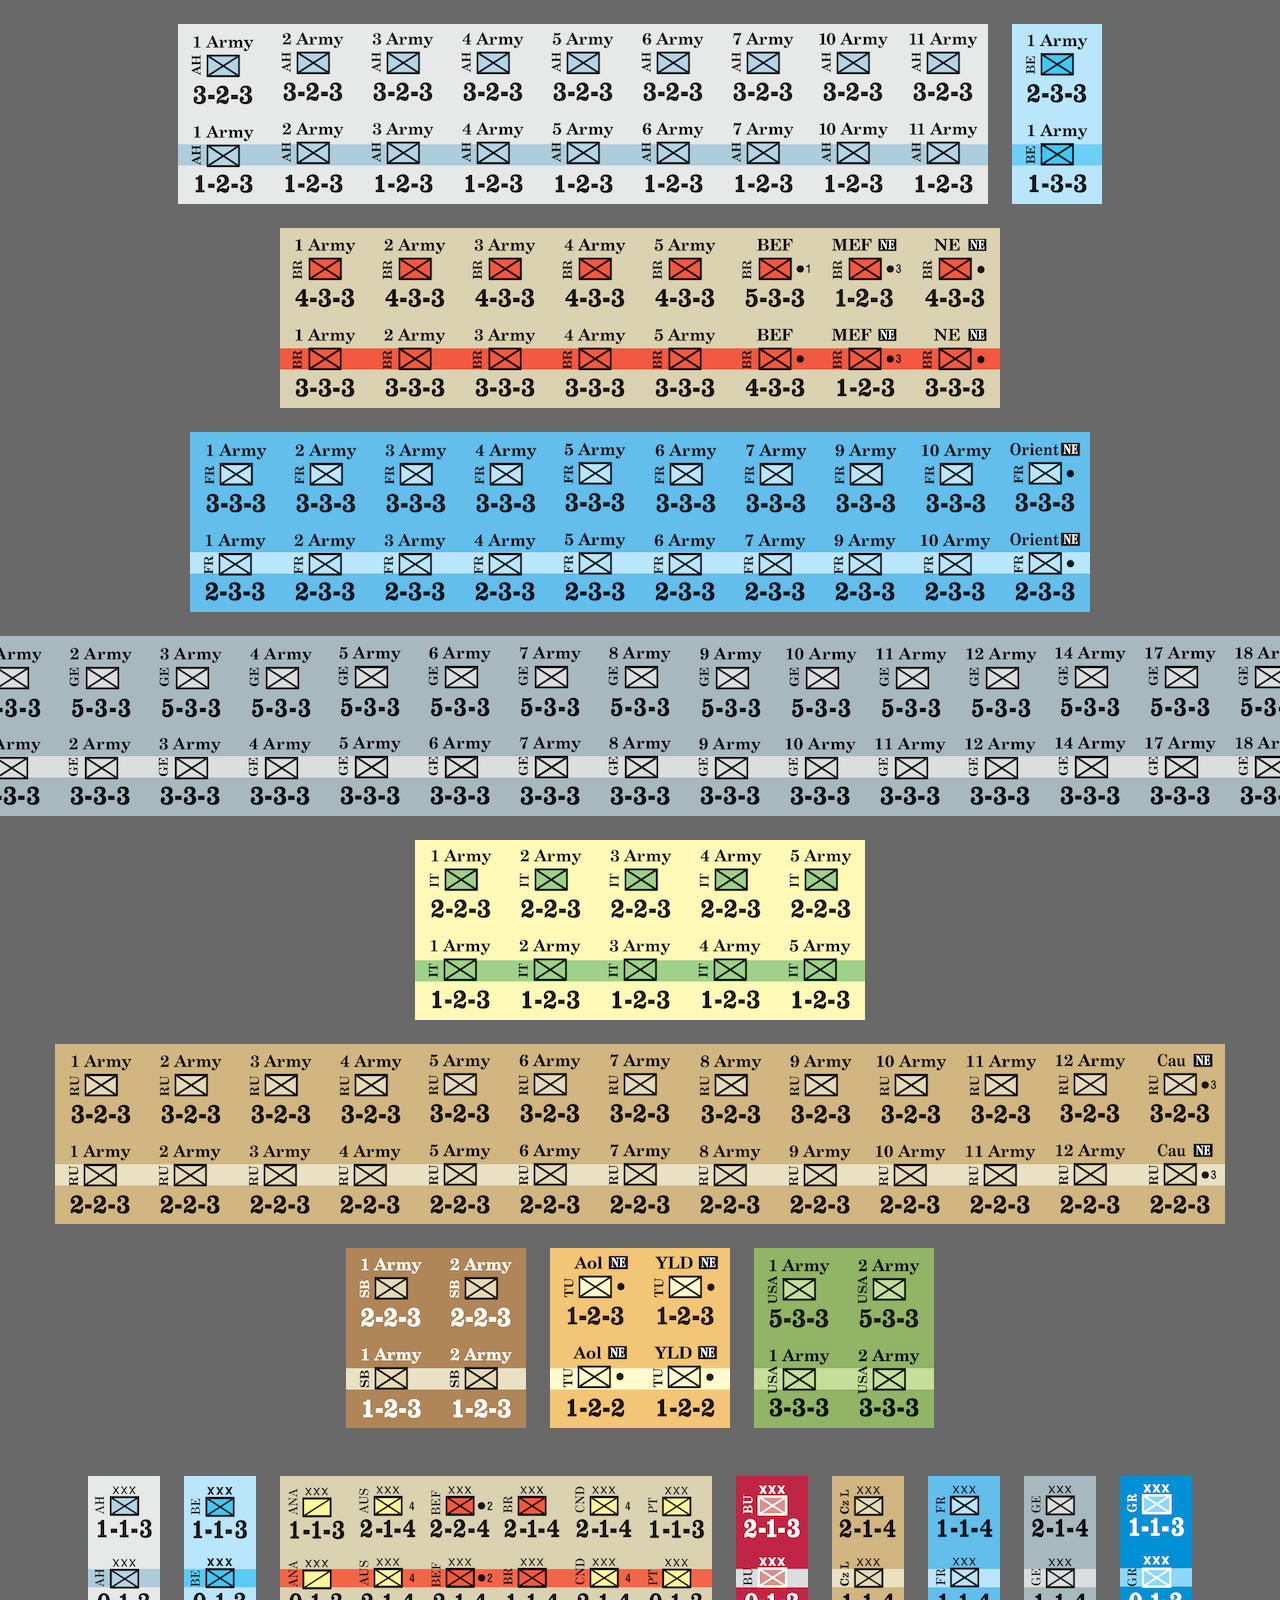
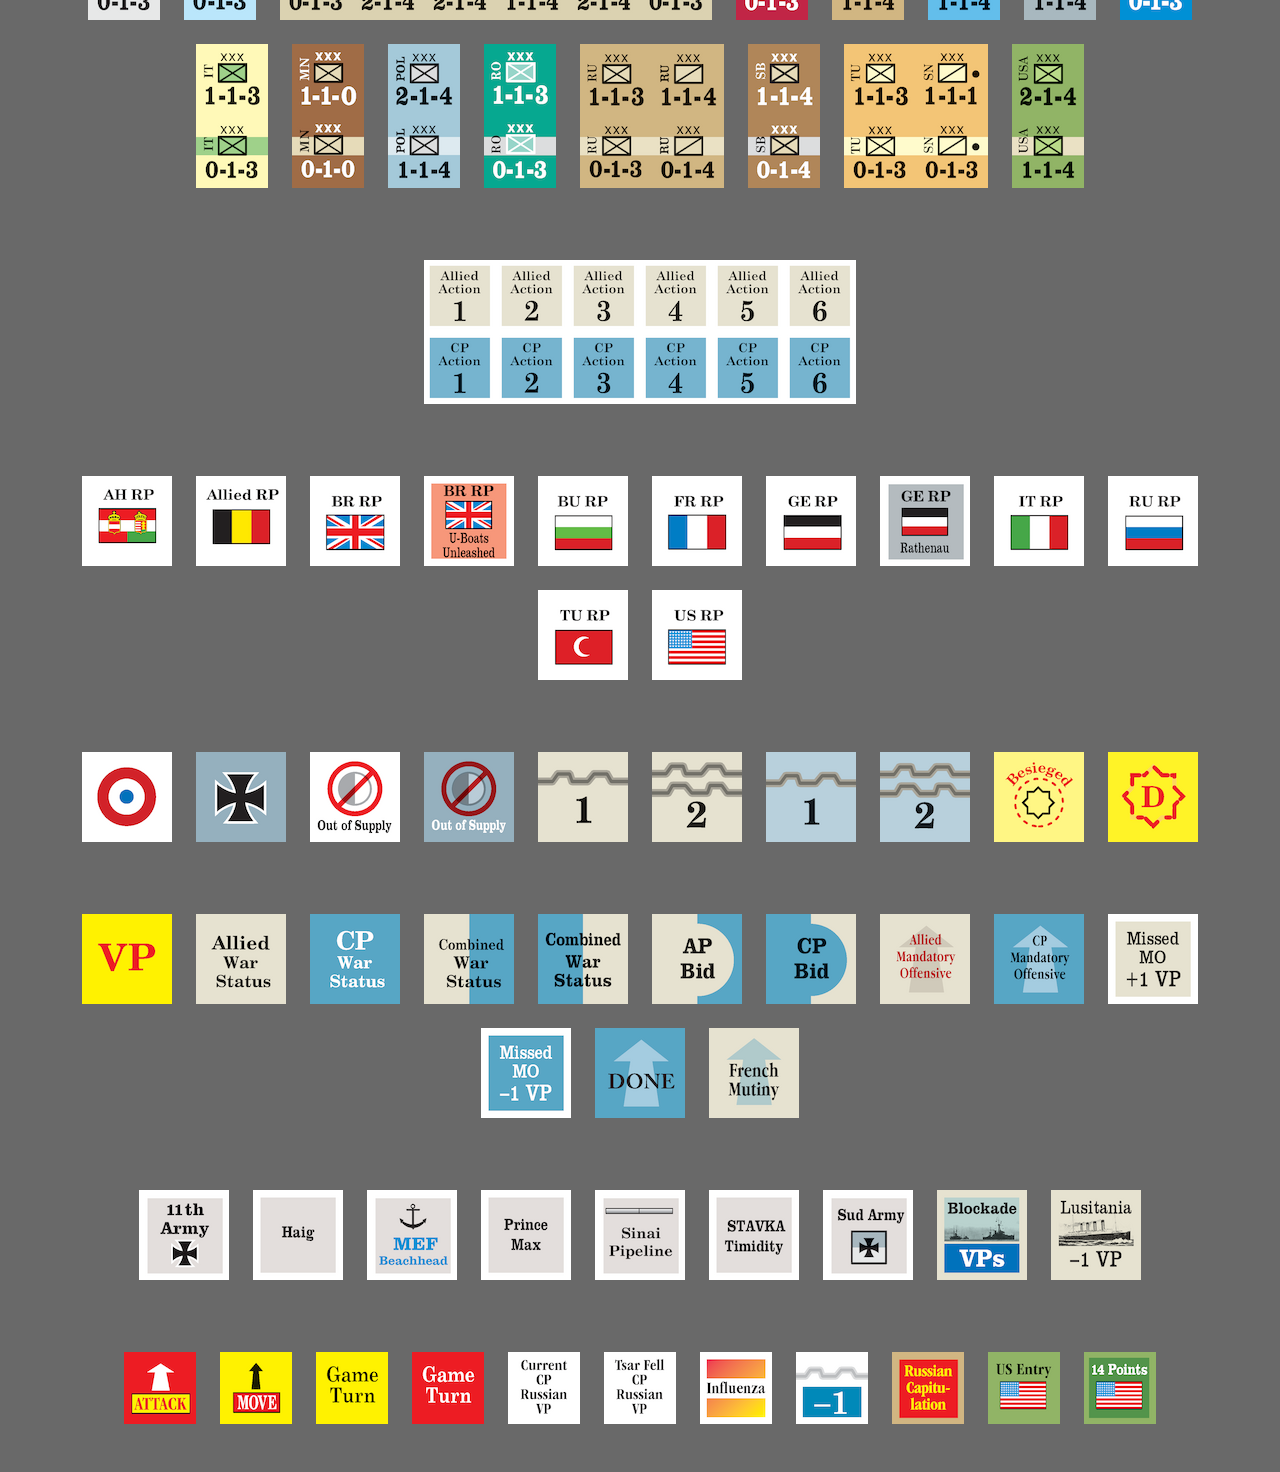
<file: info/pieces.html>
<!DOCTYPE html>
<meta name="viewport" content="width=700">
<title>Paths of Glory - Counters</title>
<style>

html {
	background-color: dimgray;
}

body {
	margin: 0;
}

section {
	display: flex;
	flex-wrap: wrap;
	align-items: center;
	justify-content: center;
	gap: 24px;
	margin: 24px;
}

</style>

<body>
<section>
<img src="../pieces/army_ah.webp">
<img src="../pieces/army_be.webp">
<img src="../pieces/army_br.webp">
<img src="../pieces/army_fr.webp">
<img src="../pieces/army_ge.webp">
<img src="../pieces/army_it.webp">
<img src="../pieces/army_ru.webp">
<img src="../pieces/army_sb.webp">
<img src="../pieces/army_tu.webp">
<img src="../pieces/army_usa.webp">

<section>
<img src="../pieces/corps_ah.webp">
<img src="../pieces/corps_be.webp">
<img src="../pieces/corps_br.webp">
<img src="../pieces/corps_bu.webp">
<img src="../pieces/corps_czl.webp">
<img src="../pieces/corps_fr.webp">
<img src="../pieces/corps_ge.webp">
<img src="../pieces/corps_gr.webp">
<img src="../pieces/corps_it.webp">
<img src="../pieces/corps_mn.webp">
<img src="../pieces/corps_pol.webp">
<img src="../pieces/corps_ro.webp">
<img src="../pieces/corps_ru.webp">
<img src="../pieces/corps_sb.webp">
<img src="../pieces/corps_tu.webp">
<img src="../pieces/corps_usa.webp">
</section>

<section>
<img src="../pieces/action.webp">
</section>

<section>
<img src="../pieces/ah_rp.webp">
<img src="../pieces/allied_rp.webp">
<img src="../pieces/br_rp.webp">
<img src="../pieces/br_rp_back.webp">
<img src="../pieces/bu_rp.webp">
<img src="../pieces/fr_rp.webp">
<img src="../pieces/ge_rp.webp">
<img src="../pieces/ge_rp_back.webp">
<img src="../pieces/it_rp.webp">
<img src="../pieces/ru_rp.webp">
<img src="../pieces/tu_rp.webp">
<img src="../pieces/us_rp.webp">
</section>

<section>
<img src="../pieces/ap_control.webp">
<img src="../pieces/cp_control.webp">
<img src="../pieces/ap_oos.webp">
<img src="../pieces/cp_oos.webp">
<img src="../pieces/ap_trench_1.webp">
<img src="../pieces/ap_trench_2.webp">
<img src="../pieces/cp_trench_1.webp">
<img src="../pieces/cp_trench_2.webp">
<img src="../pieces/fort_besieged.webp">
<img src="../pieces/fort_destroyed.webp">
</section>

<section>
<img src="../pieces/vp.webp">
<img src="../pieces/allied_war_status.webp">
<img src="../pieces/cp_war_status.webp">
<img src="../pieces/combined_war_status.webp">
<img src="../pieces/combined_war_status_back.webp">
<img src="../pieces/ap_bid.webp">
<img src="../pieces/cp_bid.webp">
<img src="../pieces/allied_mandatory_offensive.webp">
<img src="../pieces/cp_mandatory_offensive.webp">
<img src="../pieces/ap_missed_mo.webp">
<img src="../pieces/cp_missed_mo.webp">
<img src="../pieces/cp_done.webp">
<img src="../pieces/french_mutiny.webp">
</section>

<section>
<img src="../pieces/11th_army.webp">
<img src="../pieces/haig.webp">
<img src="../pieces/mef_beachhead.webp">
<img src="../pieces/prince_max.webp">
<img src="../pieces/sinai_pipeline.webp">
<img src="../pieces/stavka_timidity.webp">
<img src="../pieces/sud_army.webp">
<img src="../pieces/blockade_vps.webp">
<img src="../pieces/lusitania.webp">
</section>

<section>
<img src="../pieces/attack.webp">
<img src="../pieces/move.webp">

<img src="../pieces/game_turn.webp">
<img src="../pieces/game_turn_back.webp">

<img src="../pieces/current_cp_russian_vp.webp">
<img src="../pieces/tsar_fell_cp_russian_vp.webp">
<img src="../pieces/influenza.webp">
<img src="../pieces/trench_attempt.webp">
<img src="../pieces/russian_capitulation.webp">
<img src="../pieces/us_entry.webp">
<img src="../pieces/us_points.webp">
</file>
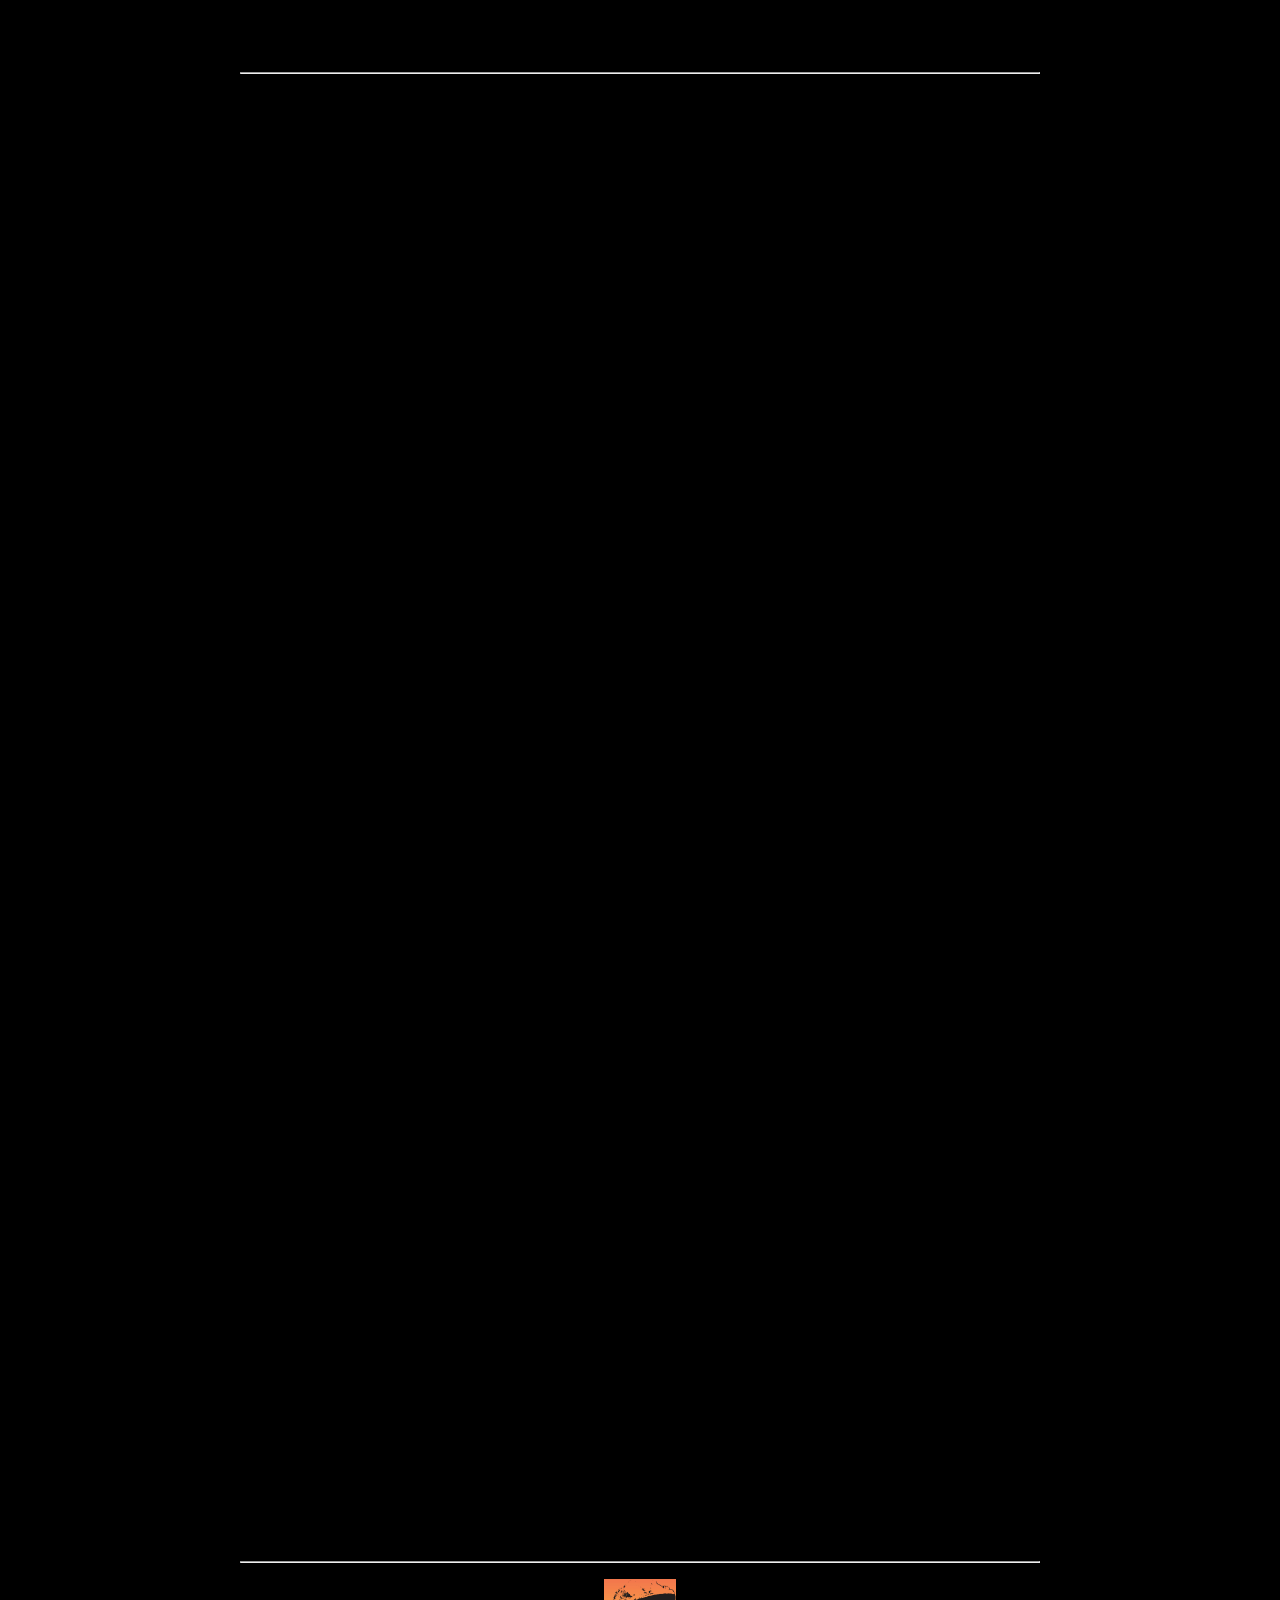
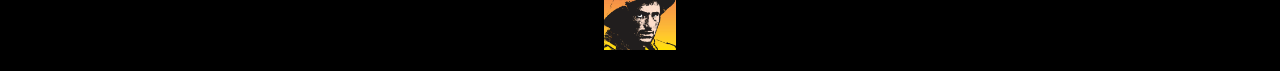
<file: info/supply_warnings.html>
<!doctype html>
<meta name="viewport" content="width=device-width, initial-scale=1">
<title>Paths of Glory - Supply Warnings</title>
<link rel="stylesheet" href="../fonts/fonts.css">
<link rel="stylesheet" href="../common/client.css">
<style>
h1{text-align:center}body{max-width:50rem;margin:0 auto;}
dl{display:grid;grid-template-columns:min-content 1fr;gap: 0 1em;}
dt,dd{margin:0}
</style>
<body>
<article>

<h1>Paths of Glory: Supply Warnings</h1>

<hr>
<p>
Except by prior mutual agreement by <i>both</i> players, supply warnings should <i>always</i> be used 
in tournament games marked "Please use Standard Supply Warnings", as a matter of courtesy, sportsmanship, and respect for the community. They are
strongly recommended for regular games as well. Nobody likes to lose a multi-hour game 
simply because of a clerical error or because they didn’t see the threat develop, and 
asynchronous play makes it harder for players to maintain perfect context at every action round. 
The line between expected skill/vigilance and courtesy can be a subjective one, but Supply
Warnings have been part of the online PoG community for many years, and their use has been made
compulsory in most major tournaments (e.g. WBC, BPA, Ladder). Note that RTT also offers "No Supply Warnings"
("nsw") minicups which do not require use of this rule, for players who wish to opt out.

<p>
What exactly are “supply warnings”?

<p>
Supply warnings are generally intended to allow a player to retract, prevent,
or otherwise adjust their move so that their units won’t be put out of supply.
Warnings should either be indicated using the "Flag Supply Warnings" button (click
on the "barrel" icon); alternatively mentioning in chat also works. Warnings should 
be specific as to which units are threatened. Failure to issue a warning precludes 
a player taking advantage of the Out of Supply (OOS) situation until the opponent has a chance to 
remediate it. Some specific examples of when they should (and shouldn’t) be issued:

<ul>
<li>
The AP player makes a move that threatens to put several CP units OOS as a
result of a <i>subsequent</i> AP move.  The AP player issues the OOS warning to the CP
player so that he may respond accordingly.

<li>
The AP player makes a move and opens up a hole in his line that exposes his own
units to being put OOS. The CP player alerts him before the CP move and the AP
player can redo his entire move.

<li>
The AP player advances after combat and opens up a hole in his line that exposes his own
units to being put OOS. The CP player alerts him, offers a rollback, and the AP
player can redo his advance.

<li>
The AP player retreats after combat and opens up a hole in his line that exposes his own
units to being put OOS. The CP player alerts him before the CP advance, offers a rollback, 
and the AP player can redo his retreat.

<li>
It's the CP player’s turn to act and he realizes he can put the AP players forces out of supply. The
correct action here is to proactively offer a rollback. Some players choose to move the forces to the
putting-OOS positions and then offer a rollback before ending their move (or in chat). What doesn’t
look good is just putting opponent OOS and clicking done: this looks exploitative, as if hoping the
opponent will resign instead of asking for a rollback.

<li>
A supply warning DOES NOT need to be made if it requires the active player to win a combat 
and then advance after combat to put the opponent OOS. Some players, by agreement or otherwise,
do also choose to alert "combat required" OOS situations, but this is optional. If the combat
in question has a 100% chance of success, warnings/rollbacks are strongly encouraged.

<li>
A player may ignore an OOS warning. His opponent need not remind him of the
same threat again and may freely put the threatened units OOS if the player
chose to not respond to the threat.

<li>
A player may NOT issue an OOS warning "on himself" with the intent to redo a
prior turn. Example: The AP moves and creates an OOS threat on his own units
and neither player notices it. The CP player moves but does not put the AP
units OOS. The AP player, in this situation, may not use the excuse of a
‘missed supply warning’ to redo his original move. 

<li>
A player noticing a hole in his own lines should correct it or acknowledge that
he has seen a threat and is choosing to ignore it: it is considered unethical to 
exploit supply warning rules to try to gain an advantage by pretending one didn't see it.

<li>
After a combat, an attacker SHOULD issue a supply warning if a defender
retreats in a manner that a combat advance will put defending units OOS. The
defender can freely adjust his retreat at this time.

<li>
When a supply warning is issued and a player needs to retract his previous move in order
to avoid being put OOS, a rollback should be offered. In an ideal world, the opposing player 
would check the active player's movements before any combat and trench dice are rolled, but 
practically speaking it will sometimes transpire that combat has started and opposing player 
sees a supply warning. Nonetheless the supply warning should be issued and a rollback offered,
or else the opposing player should not exploit the OOS situation on his next round.

<li>
It should be noted that there are numerous instances where a supply threat can
be created, and executed upon (units put out of OOS), before the threatened
player can respond. Note that if the OOS threat is NOT executed upon, the
supply warning should still then be issued. Examples of where an OOS
move can be executed without the ‘threatened’  being able to respond include:

<ul>

<li>
Player A conducts an attack that results in Player B retreating a defending
unit to a place from which it can, in its next round, put one
or more Player A units OOS. In this case Player B is allowed to exploit Player A's
mistake (of not predicting the possible consequences of his own attack) and may
put Player A's units OOS. If Player B chooses not to do so in his next action round,
he should at this point issue a supply warning.

<li>
Player A conducts an attack that results in attacker losses that open a hole in
Player A’s own lines. On his next round, Player B may then take
advantage of this hole in the line to put Player A units OOS. If for whatever
reason he chooses not to do so, he should at that point issue a supply warning.

</ul>

<li>
If you’re in doubt about a situation in one of your games, we certainly suggest that
you err on the side of sportsmanship and giving your opponent the benefit of the doubt -- just
offering/accepting a rollback is a good way through, keeping in mind that Paths of Glory is intended 
to be a marathon, not a sprint. If you and your opponent disagree you can also always just resign, 
since really nothing is at stake on this site, we're here to have fun. But you have an edge-case
question where there’s a good faith reason to need clarification, feel free to pause play and ask
in the Forum -- mention your game number and there are usually plenty of experienced players around
to help you sort it out.

<li>
If you don’t find the Supply Warnings rules to your taste and prefer to go for the throat in every
move, or if you feel taken advantage of when your opponent asks for a rollback, we recommend the No 
Supply Warnings (nsw) tournaments.

</ul>

<hr>
<p style="text-align:center">
<img src="../favicon.png" width="72">
</file>
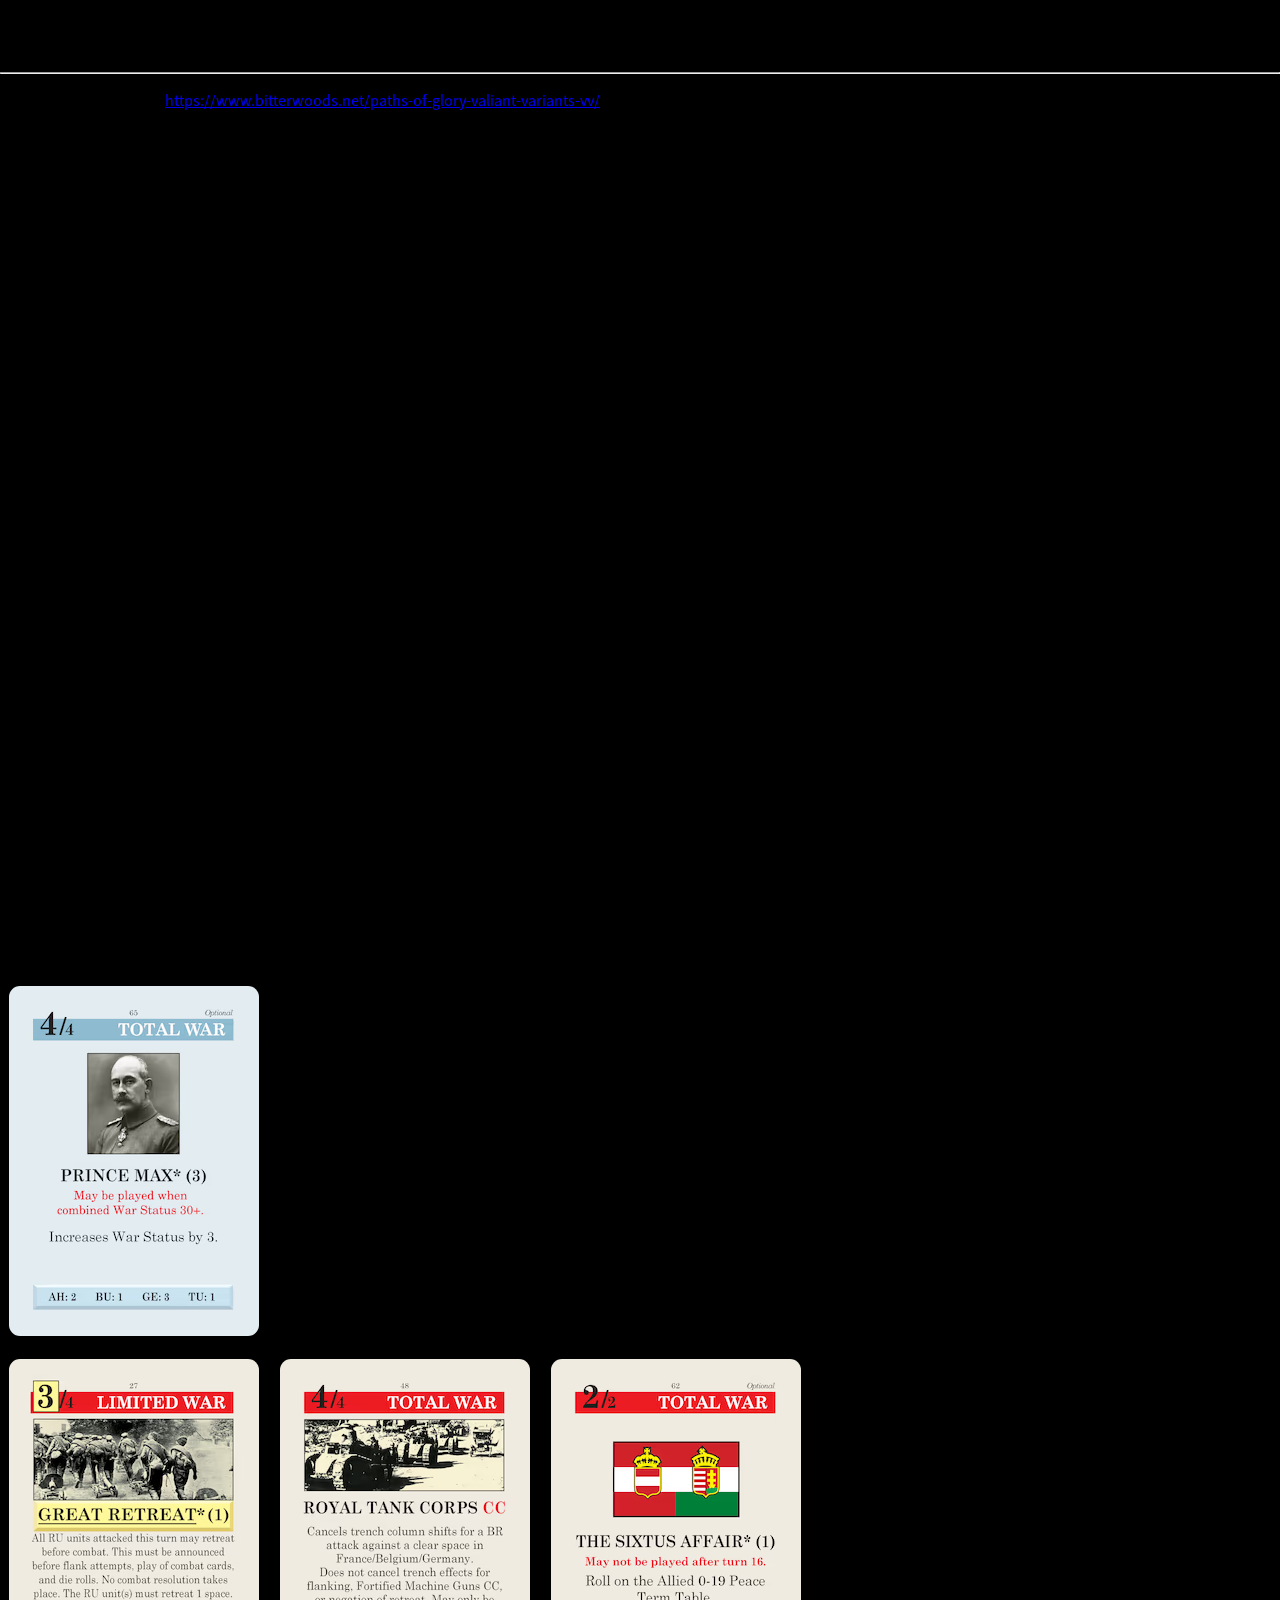
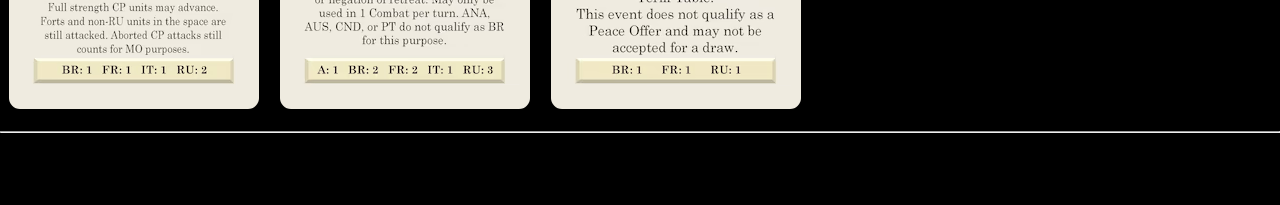
<file: info/valiant.html>
<!doctype html>
<meta name="viewport" content="width=device-width, initial-scale=1">
<title>Paths of Glory - Valiant Variant</title>
<link rel="stylesheet" href="../fonts/fonts.css">
<link rel="stylesheet" href="../common/client.css">
<style>
img { border: 1px solid black; border-radius: 12px; margin: 0 8px; }
</style>
<body>
<article>

<h1>Paths of Glory &mdash; Valiant Variant</h1>

<hr>

<p>
This variant comes from
<a href="https://web.archive.org/web/20170921093231/https://www.bitterwoods.net/paths-of-glory-valiant-variants-vv/">https://www.bitterwoods.net/paths-of-glory-valiant-variants-vv/</a> [link to Internet Archive]

<p>
These substitutions have been carefully selected to preserve overall play balance.
The changes increase each players' decks by 1 OP per deck,
eliminate cards that are viewed as less valuable or see little usage,
and create opportunities for new strategies.

<h2>
Central Powers
</h2>

<p>
Mobilization:
<ul>
<li>Wireless Intercepts &rarr; Withdrawal
<li>Severe Weather &rarr; Kaisertreu
</ul>

<p>
Limited War:
<ul>
<li>Mata Hari &rarr; Polish Restoration
<li>Libyan Revolt &rarr; Turk Determination
</ul>

<p>
Total War:
<ul>
<li>Peace Offensive &rarr; Prince Max (CHANGE: Playable as event when War Status 30+)
<li>Mustard Gas &rarr; Albrecht
</ul>

<h2>
Allied Powers
</h2>

<p>
Mobilization:
<ul>
<li>Russian RP (2 corps) &rarr; Russian Cavalry
<li>Putnik &rarr; Paris Taxis
</ul>

<p>
Limited War:
<ul>
<li>Cloak and Dagger &rarr; Czech Legion
<li>Landships &rarr; Maude
<li>Royal Tank Corps (CHANGE: can be played without Landships)
<li>Great Retreat (CHANGE: added yellow stripe)
</ul>
<p>
Total War:
<ul>
<li>USA RP (1 corps) &rarr; Sixtus Affair (CHANGE: Can only be played as event prior to turn 16)
<li>Yanks and Tanks &rarr; Infuenza
<li>Mine Attack &rarr; Backs to the Wall
</ul>


<h2>
Changed Cards
</h2>

<p>
<img src="../cards.1x/card_cp_65_v.avif">
<p>
<img src="../cards.1x/card_ap_27_v.avif">
<img src="../cards.1x/card_ap_48_v.avif">
<img src="../cards.1x/card_ap_62_v.avif">

<hr>

<div style="text-align:center;font-size:48px">
&#x2720;
</div>
</file>
<file: fonts/fonts.css>
@font-face{font-family:'Circled Numbers';src:url('CircledNumbers.woff2')format('woff2');unicode-range:U+2460-2467,U+2776-277F}
@font-face{font-family:'Dingbats';src:url('Dingbats.woff2')format('woff2');unicode-range:U+2701-27FF}
@font-face{font-family:'Noto Emoji';src:url('NotoEmoji.woff2')format('woff2');unicode-range:U+2300-2fff,U+1F000-1FFFF}

@font-face{font-family:'Source Sans';src:url('SourceSans3-Regular.woff2')format('woff2')}
@font-face{font-family:'Source Sans';font-style:italic;src:url('SourceSans3-It.woff2')format('woff2')}
@font-face{font-family:'Source Sans';font-weight:bold;src:url('SourceSans3-Semibold.woff2')format('woff2')}
@font-face{font-family:'Source Sans';font-weight:bold;font-style:italic;src:url('SourceSans3-SemiboldIt.woff2')format('woff2')}

@font-face{font-family:'Source Serif';src:url('SourceSerif4-Regular.woff2')format('woff2')}
@font-face{font-family:'Source Serif';font-style:italic;src:url('SourceSerif4-It.woff2')format('woff2')}
@font-face{font-family:'Source Serif';font-weight:bold;src:url('SourceSerif4-Semibold.woff2')format('woff2')}
@font-face{font-family:'Source Serif';font-weight:bold;font-style:italic;src:url('SourceSerif4-SemiboldIt.woff2')format('woff2')}

@font-face{font-family:'Source Serif SmText';src:url('SourceSerif4SmText-Regular.woff2')format('woff2')}
@font-face{font-family:'Source Serif SmText';font-style:italic;src:url('SourceSerif4SmText-It.woff2')format('woff2')}
@font-face{font-family:'Source Serif SmText';font-weight:bold;src:url('SourceSerif4SmText-Semibold.woff2')format('woff2')}
@font-face{font-family:'Source Serif SmText';font-weight:bold;font-style:italic;src:url('SourceSerif4SmText-SemiboldIt.woff2')format('woff2')}

@font-face{font-family:'Gentium Basic';src:url('GentiumBasic-Regular.woff2')format('woff2')}
@font-face{font-family:'Gentium Basic';font-style:italic;src:url('GentiumBasic-Italic.woff2')format('woff2')}
@font-face{font-family:'Gentium Basic';font-weight:bold;src:url('GentiumBasic-Bold.woff2')format('woff2')}
@font-face{font-family:'Gentium Basic';font-weight:bold;font-style:italic;src:url('GentiumBasic-BoldItalic.woff2')format('woff2')}

@font-face{font-family:'Tinos';font-weight:bold;src:url('Tinos-Bold.woff2')format('woff2')}
@font-face{font-family:'Tinos';font-weight:bold;font-style:italic;src:url('Tinos-BoldItalic.woff2')format('woff2')}
@font-face{font-family:'Tinos';font-style:italic;src:url('Tinos-Italic.woff2')format('woff2')}
@font-face{font-family:'Tinos';src:url('Tinos-Regular.woff2')format('woff2')}
</file>
<file: common/client.css>
/* COMMON GRID LAYOUT */

:root {
	--font-normal: "Source Serif", "Circled Numbers", "Noto Emoji", "Dingbats", serif;
	--font-small: "Source Serif SmText", "Circled Numbers", "Noto Emoji", "Dingbats", serif;
	--font-widget: "Source Sans", "Circled Numbers", "Noto Emoji", "Dingbats", sans-serif;
}

html {
	image-rendering: -webkit-optimize-contrast; /* try to fix chromium's terrible image rescaling */
	image-rendering: high-quality;
	-webkit-tap-highlight-color: transparent; /* disable blue flashes when tapping on chrome mobile */
	font-variant-emoji: text;
	font-variant-numeric: tabular-nums;
}

header summary::-webkit-details-marker {
	display: none;
}

[hidden] {
	display: none !important; /* the hidden attribute has too weak specificity */
}

html {
	user-select: none;
}

#log, #prompt, #chat_text {
	user-select: text;
}

header summary img, button img, menu img {
	pointer-events: none;
}

html, button, input, select, textarea {
	font-family: var(--font-widget);
	font-size: 16px;
}

input[type="checkbox"], input[type="radio"] {
	margin-right: 7px;
	accent-color: currentcolor;
}

#chat_text, #chat_input, #notepad_input {
	font-family: var(--font-normal);
}

#log, #turn_info {
	font-family: var(--font-small);
}

.hide {
	display: none;
}

body:not(.shift) .debug {
	display: none;
}

body.Observer .resign {
	display: none;
}

.action {
	cursor: pointer;
	pointer-events: auto !important;
}

/* BUTTON */

button {
	flex: 0 0 auto;
	white-space: nowrap;

	padding: 1px 10px;
	vertical-align: middle;
	border: 2px solid;

	background-color: gainsboro;
	border-color: white darkgray darkgray white;
	color: black;
	outline: 1px solid black;

	line-height: 22px;
}

button:enabled:active:hover {
	border-color: darkgray white white darkgray;
	padding: 2px 9px 0px 11px;
}

button:disabled {
	color: gray;
	border-color: gainsboro;
	outline-color: gray;
}

/* MAIN GRID */

html {
	box-sizing: border-box;
	background-color: black;
	padding:
		env(safe-area-inset-top, 0px)
		env(safe-area-inset-right, 0px)
		env(safe-area-inset-bottom, 0px)
		env(safe-area-inset-left, 0px);
	width: 100%;
	width: 100dvw;
	height: 100%;
	height: 100dvh;
}

body {
	margin: 0;
	padding: 0;
	display: grid;
	overflow: clip;
	grid-template-columns: minmax(0, 1fr) auto;
	grid-template-rows: auto minmax(0, 1fr) auto;
	width: 100%;
	height: 100%;
}

main {
	position: relative;
	grid-column: 1;
	grid-row: 2/4;
	overflow: auto;
	scrollbar-color: #0006 silver;
}

@media (pointer: coarse) {
	main {
		scrollbar-width: none;
	}
}

aside {
	grid-column: 2;
	grid-row: 2;
	display: grid;
	overflow: clip;
	grid-template-rows: auto auto minmax(0, 1fr);
	width: 212px;
	background-color: white;
	border-left: 1px solid black;
}

#roles {
	grid-column: 1;
	grid-row: 1;
}

#turn_info {
	grid-column: 1;
	grid-row: 2;
	border-bottom: 1px solid black;
	padding: 4px 8px;
	white-space: pre-line;
	font-style: italic;
	font-size: 12px;
	line-height: 18px;
}

#turn_info:empty {
	display: none;
}

#log {
	grid-column: 1;
	grid-row: 3;
	overflow-y: scroll;
	scrollbar-color: gray gainsboro;
}

#log {
	padding: 6px 0 9px 0;
	font-size: 12px;
	line-height: 18px;
	white-space: pre-wrap;
}

#log > * {
	padding: 0 4px 0 8px;
	min-height: 9px;
}

footer {
	position: fixed;
	pointer-events: none;
	z-index: 500;
	bottom: 0;
	background-color: white;
	padding: 0 8px;
}

/* HEADER */

header {
	grid-column: 1/3;
	grid-row: 1;
	border-bottom: 1px solid black;
	background-color: gainsboro;
}

header .viewpoint_button.selected {
	background-color: hsl(51,100%,60%);
	border-color: hsl(51,100%,80%) hsl(51,100%,40%) hsl(51,100%,40%) hsl(51,100%,80%);
}

header .viewpoint_button.selected:active:hover {
	border-color: hsl(51,100%,40%) hsl(51,100%,80%) hsl(51,100%,80%) hsl(51,100%,40%);
}

header.warning {
	background-color: red !important;
}

header.disconnected {
	background-color: red !important;
}

header.your_turn {
	background-color: orange;
}

header.replay {
	background-image: repeating-linear-gradient(45deg, gainsboro, gainsboro 40px, silver 40px, silver 80px);
}

header.watching #prompt::before {
	content: "You are watching!\a0\a0";
	font-style: italic;
}

#prompt {
	box-sizing: border-box;
	min-width: 300px;
	font-size: 18px;
	line-height: 22px;

	text-overflow: ellipsis;
	white-space: nowrap;
	overflow: hidden;

	margin-top: 11px;
	margin-bottom: 5px;
	padding: 0 8px;
}

#prompt:hover {
	white-space: normal;
}

#toolbar {
	float: left;
	display: flex;
	flex-wrap: wrap;
}

#actions {
	float: right;
	min-width: 100px;

	display: flex;
	justify-content: end;
	align-items: center;
	flex-direction: row-reverse;
	flex-wrap: wrap;

	min-height: 32px;
	padding: 6px 7px;
	gap: 8px;
}

@media (pointer: coarse) {
	#toolbar { gap: 8px; }
	#actions { gap: 16px 8px; }
}

@media (max-width: 400px) {
	#toolbar, #actions {
		float: none;
	}
	#prompt {
		margin-top: 0;
	}
}

/* MENUS AND ICONS */

header details menu {
	display: block;
	min-width: 140px;
}

header summary img, #toolbar button img {
	display: block;
	height: 36px;
	padding: 4px;
}

#toolbar button {
	background-color: transparent;
	width: 44px;
	height: 44px;
	border: none;
	outline: none;
	height: auto;
	padding: 0;
	margin: 0;
}

header details[open] > summary { background-color: #0004; }
@media (hover: hover) {
	header summary:hover, #toolbar button:hover { background-color: #0004; }
}
header summary:active, #toolbar button:active { background-color: #0008; }

header summary {
	cursor: pointer;
	list-style: none;
}

/* POPUP MENUS */

menu {
	overflow-y: auto;
	max-height: calc(100% - 44px);
	position: absolute;
	margin: 0;
	padding: 0;
	list-style: none;
	border: 1px solid black;
	background-color: white;
	z-index: 500;
}

menu li {
	padding: 4px 8px;
	cursor: pointer;
}

menu li.checked::before { content: "\2714  " }
menu li.unchecked::before { content: "\2714  "; color:transparent; }

menu li label {
	cursor: pointer;
	display: block;
	margin: -4px -8px;
	padding: 4px 8px;
}

menu li a {
	display: block;
	margin: -4px -8px;
	padding: 4px 8px;
	text-decoration: none;
	color: inherit;
}

menu li:hover {
	background-color: black;
	color: white;
}

menu li.title {
	cursor: default;
	color: inherit;
	background-color: gainsboro;
}

menu hr {
	border: none;
	border-bottom: 1px solid black;
	padding: 0;
	margin: 0;
}

menu li.separator {
	cursor: default;
	padding: 0;
	border-top: 1px solid black;
}

menu li.disabled {
	cursor: default;
	color: gray;
	background-color: inherit;
}

menu li img {
	vertical-align: -4px;
	height: 20px;
	width: 20px;
	margin-right: 4px;
}

menu li:hover img {
	filter: invert(100%);
}

menu li.disabled img {
	opacity: 0.5;
}

menu li.disabled:hover img {
	filter: none;
}

@media (pointer: coarse) {
	menu li:not(.separator) {
		padding: 8px;
	}
}

/* REPLAY CONTROLS */

#replay_panel {
	grid-column: 2;
	grid-row: 3;
	display: flex;
	height: 24px;
	border-top: 1px solid black;
	border-left: 1px solid black;
	background-color: silver;
}

.replay_button {
	height: 24px;
	flex-grow: 1;
	background-repeat: no-repeat;
	background-size: 16px 16px;
	background-position: center;
	opacity: 60%;
}

@media (hover: hover) {
	.replay_button:hover {
		background-color: #fffc;
	}
}

.replay_button:active {
	background-color: #fff8;
}

#replay_first { background-image: url(../images/gui_arrow_up.svg) }
#replay_prev { background-image: url(../images/gui_arrow_left.svg) }
#replay_step_prev { background-image: url(../images/gui_chevron_left.svg) }
#replay_step_next { background-image: url(../images/gui_chevron_right.svg) }
#replay_next { background-image: url(../images/gui_arrow_right.svg) }
#replay_last { background-image: url(../images/gui_arrow_down.svg) }
#replay_play { background-image: url(../images/gui_play.svg) }
#replay_stop { background-image: url(../images/gui_stop.svg) }

/* ROLES */

.role {
	display: grid;
	grid-template-columns: 1fr auto;
	padding-top: 3px;
	border-bottom: 1px solid black;
	font-size: 16px;
	line-height: 1.5;
}

.role.hide {
	display: none;
}

.role_name {
	grid-row: 1;
	grid-column: 1;
	padding-left: 4px;
	white-space: nowrap;
	overflow: hidden;
	text-overflow: ellipsis;
}

.role_name::before {
	content: "\25cb  ";
	opacity: 0.6;
}

.role.present .role_name::before {
	content: "\25cf  ";
}

.role_stat {
	grid-row: 1;
	grid-column: 2;
	text-align: right;
	padding-left: 8px;
	padding-right: 4px;
}

.role_user {
	grid-row: 2;
	grid-column: 1 / 3;
	text-align: right;
	padding-bottom: 3px;
	padding-right: 5px;
	font-style: italic;
}

.role_user a {
	text-decoration: none;
	color: black;
}

.role_user a:hover {
	text-decoration: underline;
}

.role_info {
	grid-row: 3;
	grid-column: 1 / 3;
	border-top: 1px solid black;
	background-color: silver;
}

.role_info:empty {
	display: none;
}

/* MAP */

#mapwrap {
	position: relative;
	margin: 0 auto;
}

#map {
	position: relative;
	margin: 0 auto;
}

#mapwrap[data-fit="width"], #mapwrap[data-fit="both"] {
	max-width: 100%;
}

#mapwrap #map {
	position: absolute;
	isolation: isolate;
	transform-origin: 0 0;
}

/* CHAT WINDOW */

#chat_button.new img {
	filter: invert(100%) drop-shadow(0px 0px 2px #0008);
}

#chat_window {
	left: 24px;
	top: 68px;
	width: 640px;
	height: 300px;
	z-index: 499;
}

#notepad_window {
	left: 60px;
	top: 200px;
	width: 520px;
	height: 297px;
	z-index: 498;
}

#chat_window, #notepad_window {
	position: fixed;
	display: grid;
	grid-template-rows: min-content 1fr min-content;
	grid-template-columns: 1fr 24px;
	border: 1px solid black;
	background-color: white;
	box-shadow: 0px 4px 8px 0px rgba(0,0,0,0.5);
}

#chat_header, #notepad_header {
	grid-row: 1;
	grid-column: 1/3;
	cursor: move;
	background-color: gainsboro;
	border-bottom: 1px solid black;
	padding: 4px 8px;
}

#chat_x, #notepad_x {
	grid-row: 1;
	grid-column: 2;
	cursor: pointer;
	height: 32px;
	line-height: 32px;
}

#chat_text, #notepad_input {
	border-bottom: 1px solid black;
	grid-row: 2;
	grid-column: 1/3;
	margin: 0;
	font-size: 16px;
	line-height: 24px;
	padding: 0px 4px;
	overflow-y: scroll;
}

#chat_form {
	grid-row: 3;
	grid-column: 1;
	margin: 0;
	padding: 0;
}

#chat_input {
	box-sizing: border-box;
	width: 100%;
	outline: none;
	border: none;
	padding: 4px;
	font-size: 16px;
}

#chat_size {
	grid-row: 3;
	grid-column: 2;
	cursor: nwse-resize;
	background-image: url(../images/gui_resize.svg);
	background-repeat: no-repeat;
	background-position: bottom right;
}

#notepad_input {
	outline: none;
	border: none;
	resize: none;
}

#notepad_footer {
	grid-row: 3;
	grid-column: 1/3;
	display: flex;
	justify-content: end;
	padding: 8px;
	background-color: gainsboro;
	border-top: 1px solid black;
}

/* CHAT TEXT STYLING */

#chat_text div { margin: 4px 8px; }
#chat_text .date { font-weight: bold; border-bottom: 2px dotted gray; text-align: center; margin: 0 }
#chat_text .time { color: dimgray; float: right; }
#chat_text .user { padding: 0 8px; border-radius: 8px; margin: 0 2px 0 -8px; }
#chat_text .message { color: black }
#chat_text .system .message { font-style: italic; }

#chat_text .user { background-color: var(--gray) }
#chat_text .player_1 { background-color: var(--red) }
#chat_text .player_2 { background-color: var(--green) }
#chat_text .player_3 { background-color: var(--blue) }
#chat_text .player_4 { background-color: var(--yellow) }
#chat_text .player_5 { background-color: var(--purple) }
#chat_text .player_6 { background-color: var(--brown) }

#chat_text {
	--black: darkgray;
	--gray: lightgray;
	--white: gainsboro;
	--red: lightpink;
	--green: lightgreen;
	--blue: lightblue;
	--yellow: khaki;
	--cyan: turquoise;
	--purple: plum;
	--orange: orange;
	--brown: wheat;
}

/* MOBILE PHONE LAYOUT */

@media (pointer: coarse) and ( (max-width: 400px) or (max-height: 400px) ) {
	#zoom_button { display: none; }
}

@media (max-width: 800px) { footer { bottom: 25px } }
@media (pointer: coarse) and (max-width: 800px) { footer { bottom: 37px } }

@media (pointer: coarse) {
	#replay_panel, .replay_button {
		height: 36px;
	}
	#prompt {
		user-select: none;
	}
}

@media (max-height: 600px) {
	.role:not(:hover) .role_name { padding-bottom: 3px; }
	.role:not(:hover) .role_stat { padding-bottom: 3px; }
	.role:not(:hover) .role_user { display: none; }
}

@media (max-width: 800px) {
	body {
		grid-template-columns: minmax(0, 1fr) min-content;
		grid-template-rows: min-content minmax(0, 1fr) min-content;
	}
	header {
		grid-column: 1/3;
		grid-row: 1;
	}
	main {
		grid-column: 1;
		grid-row: 2;
	}
	aside {
		grid-column: 2;
		grid-row: 2/4;
	}
	footer {
		background-color: #fffc;
	}
	#replay_panel {
		grid-column: 1;
		grid-row: 3;
		border-left: none;
		z-index: 496;
	}
	#chat_window, #notepad_window {
		position: static;
		grid-column: 1;
		grid-row: 2/4;
		width: auto;
		height: auto;
		box-shadow: none;
		border: none;
	}
	#chat_form { grid-column: 1/3 }
	#chat_size { display: none }
}

@media (max-width: 400px) {
	body {
		grid-template-columns: 1fr;
	}
	aside {
		grid-column: 1;
		grid-row: 2/3;
		z-index: 497;
		width: 100vw;
		border: none;
	}
}

/* ============================================================================
 * MOBILE / TOUCH UX  (appended 2026-08 — pure additions, nothing above edited)
 *
 * Two independent groups so that desktop (> 800px + fine pointer) is untouched:
 *   A) touch-target sizing  -> narrow screen OR any coarse pointer
 *                              (also covers phones in landscape, where the
 *                               viewport is ~844px wide and the 800px layout
 *                               breakpoint does NOT fire)
 *   B) narrow-screen layout -> <= 800px only
 * ============================================================================ */

/* ---- A. TOUCH TARGETS (>= 44px) -------------------------------------- */

@media (max-width: 800px), (pointer: coarse) {

	/* header action buttons: the primary way to play on a phone */
	#actions button {
		min-height: 44px;
		padding: 6px 16px;
		line-height: 28px;
		font-size: 17px;
	}
	#actions button:enabled:active:hover {
		padding: 7px 15px 5px 17px;
	}

	/* drop-down / context menu rows */
	header details menu {
		min-width: 200px;
	}
	menu li:not(.separator) {
		min-height: 44px;
		padding: 11px 12px;
		line-height: 22px;
		box-sizing: border-box;
	}
	menu li a,
	menu li label {
		margin: -11px -12px;
		padding: 11px 12px;
	}
	menu li img {
		height: 22px;
		width: 22px;
		vertical-align: -5px;
	}

	/* floating windows (chat / notepad): make the close box hittable */
	#chat_window,
	#notepad_window {
		grid-template-columns: 1fr 44px;
	}
	#chat_x,
	#notepad_x {
		height: 44px;
		line-height: 44px;
		text-align: center;
		font-size: 20px;
	}
	#notepad_footer button {
		min-height: 44px;
		padding: 6px 20px;
	}
	#chat_input,
	#notepad_input {
		font-size: 16px; /* >= 16px stops iOS Safari from zooming on focus */
	}
}

/* ---- B. NARROW SCREEN LAYOUT (<= 800px) ------------------------------ */

@media (max-width: 800px) {

	/* Header stacks into full-width rows: toolbar / actions / prompt.
	   (base sheet only does this below 400px, which leaves 400-800px
	   floating and prone to overflow) */
	#toolbar,
	#actions {
		float: none;
	}
	#actions {
		min-width: 0;
		min-height: 0;
		justify-content: center;
		padding: 6px 8px;
		gap: 8px;
		border-top: 1px solid #0002;
	}
	/* every action button hidden -> don't waste a whole row */
	#actions:not(:has(button:not([hidden]))) {
		display: none;
	}

	/* Prompt may wrap instead of being ellipsised into uselessness,
	   but is capped at ~3 lines so it can never eat the board. */
	#prompt {
		min-width: 0;
		margin: 0;
		padding: 6px 10px;
		font-size: 17px;
		line-height: 23px;
		white-space: normal;
		text-overflow: clip;
		overflow-x: hidden;
		overflow-y: auto;
		max-height: 81px;
	}

	/* log is the only long-form text on screen: give it a readable size */
	#log {
		font-size: 13px;
		line-height: 19px;
	}

	/* aside is an overlay below 400px; 100vw ignores the safe-area padding
	   applied to <html>, which pushes the page sideways on notched phones */
	aside {
		max-width: 100%;
	}

	/* popup menus must never widen the page */
	menu {
		max-width: calc(100vw - 12px);
	}

	/* status line clears the iOS home indicator */
	footer {
		bottom: calc(25px + env(safe-area-inset-bottom, 0px));
	}
}

@media (pointer: coarse) and (max-width: 800px) {
	footer {
		bottom: calc(37px + env(safe-area-inset-bottom, 0px));
	}
}

@media (max-width: 400px) {
	aside {
		width: 100%;
	}
}

/* Short viewports (phone in landscape): shrink the chrome, keep the board. */
@media (pointer: coarse) and (max-height: 480px) {
	header summary img,
	#toolbar button img {
		height: 30px;
		padding: 3px;
	}
	#actions {
		padding: 4px 8px;
	}
	#actions button {
		min-height: 40px;
		line-height: 24px;
		font-size: 16px;
	}
	#prompt {
		font-size: 15px;
		line-height: 20px;
		max-height: 60px;
		padding: 4px 10px;
	}
}

/* Chat / notepad on a phone: bottom sheet instead of a full-screen cover.
   (the base <= 800px rules turn them into static grid items that span the
   whole board area, which hides the map completely) */
@media (max-width: 800px) {
	#chat_window,
	#notepad_window {
		align-self: end;
		max-height: min(45dvh, 340px);
		grid-template-rows: min-content minmax(0, 1fr) min-content;
		border-top: 1px solid black;
		box-shadow: 0 -4px 12px #0004;
	}
	#chat_text,
	#notepad_input {
		min-height: 0;
	}
}

/* The base sheet hides #zoom_button on small touch screens, which leaves
   pinch-to-zoom as the only way to see more than the top-left corner of a
   2550x1650 map. On a phone that is the single most-used control, so keep
   it visible (it still calls the same toggle_zoom() in common/client.js). */
@media (pointer: coarse) and ( (max-width: 400px) or (max-height: 400px) ) {
	#zoom_button {
		display: block;
	}
}
</file>
<file: play.css>
main { background-color: slategray; }
header { background-color: gainsboro; }
#turn_info { background-color: thistle }

#log { background-color: whitesmoke; }
#log .h1 { background-color: thistle;}
#log .h2 { background-color: lightgray; }
#log .h3 { background-color: gainsboro; }

#log .h1 { border-top: 1px solid black; border-bottom: 1px solid black; }
#log .h2 { border-top: 1px solid black; border-bottom: 1px solid black; }
#log .h3 { border-top: 1px solid black; border-bottom: 1px solid black; }

#chat_text .Allied_Powers { background-color: var(--red) }
#chat_text .Central_Powers { background-color: var(--blue) }
body.Allied_Powers header.your_turn { background-color: lightcoral; }
body.Central_Powers header.your_turn { background-color: lightsteelblue; }
#role_Allied_Powers { background-color: lightcoral; }
#role_Central_Powers { background-color: lightsteelblue; }
#log .ap { background-color: lightpink; }
#log .cp { background-color: lightblue; }

.checked::before { content: "\2714  " }
.unchecked::before { content: "\2714  "; color:transparent; }

@media (max-width: 600px) {
    #stack_menu { display: none }
}

/* ---- LIVE ACTION REPORTS ---------------------------------------------- */

.unit.is-moving {
	z-index: 470 !important;
	pointer-events: none;
	will-change: translate, scale, filter;
}

#movement_report {
	position: fixed;
	z-index: 720;
	top: 72px;
	left: 50%;
	width: min(430px, calc(100vw - 32px));
	padding: 11px 16px;
	border: 1px solid rgba(226, 194, 125, 0.48);
	border-left: 4px solid #c39a4a;
	border-radius: 10px;
	color: #f3eee1;
	background: rgba(20, 27, 30, 0.94);
	box-shadow: 0 18px 44px rgba(0, 0, 0, 0.58);
	backdrop-filter: blur(14px);
	opacity: 0;
	transform: translate(-50%, -12px) scale(0.98);
	pointer-events: none;
	transition: opacity 220ms ease, transform 260ms cubic-bezier(.2,.8,.2,1);
}

#movement_report.show {
	opacity: 1;
	transform: translate(-50%, 0) scale(1);
}

#movement_report[data-side="ap"] { border-left-color: #d96863; }
#movement_report[data-side="cp"] { border-left-color: #5d91c8; }

#movement_kicker {
	color: #d8b56a;
	font-size: 10px;
	font-weight: 800;
	letter-spacing: 0.14em;
}

#movement_text {
	display: block;
	margin-top: 3px;
	overflow: hidden;
	font-size: 13px;
	line-height: 1.4;
	text-overflow: ellipsis;
	white-space: nowrap;
}

#card_reveal {
	position: fixed;
	z-index: 710;
	top: 82px;
	left: 50%;
	display: flex;
	align-items: flex-end;
	gap: 16px;
	padding: 12px 18px 12px 12px;
	border: 1px solid rgba(226, 194, 125, 0.5);
	border-radius: 14px;
	color: #f3eee1;
	background: rgba(16, 22, 25, 0.95);
	box-shadow: 0 28px 70px rgba(0, 0, 0, 0.68);
	backdrop-filter: blur(16px);
	opacity: 0;
	transform: translate(-50%, -20px) scale(0.9) rotate(-1deg);
	pointer-events: none;
}

#card_reveal.show {
	animation: pogCardReveal 2.2s cubic-bezier(.2,.75,.2,1) both;
}

#card_reveal_art {
	width: 190px;
	height: 266px;
	flex: 0 0 190px;
	transform: rotate(-1.5deg);
}

#card_reveal small {
	display: block;
	color: #d8b56a;
	font-size: 10px;
	font-weight: 800;
	letter-spacing: 0.15em;
}

#card_reveal strong {
	display: block;
	width: 150px;
	margin-top: 5px;
	font-size: 18px;
	line-height: 1.25;
}

@keyframes pogCardReveal {
	0% { opacity: 0; transform: translate(-50%, -28px) scale(0.88) rotate(-2deg); }
	12%, 78% { opacity: 1; transform: translate(-50%, 0) scale(1) rotate(0); }
	100% { opacity: 0; transform: translate(-50%, 9px) scale(0.98) rotate(0); }
}

@media (max-width: 600px) {
	#movement_report { top: 62px; }
	#card_reveal { top: 68px; gap: 10px; padding-right: 12px; }
	#card_reveal_art { width: 130px; height: 182px; flex-basis: 130px; }
	#card_reveal strong { width: 96px; font-size: 14px; }
}

@media (prefers-reduced-motion: reduce) {
	#movement_report,
	#card_reveal { transition: none !important; }
	#card_reveal.show {
		opacity: 1;
		transform: translate(-50%, 0) scale(1);
		animation: none !important;
	}
}

/* LOG */

#log > div { padding-left: 20px; text-indent: -12px; }
#log .h1 { font-weight: bold; padding-top:2px; padding-bottom:2px; text-align: center; }
#log .h2 { padding-top:2px; padding-bottom:2px; text-align: center; }
#log .h3 { padding-top:1px; padding-bottom:1px; text-align: center; }

#log .group { margin: 0 8px }
#log .group.h4 { text-align: center; padding: 0px; }
#log .group.h4.ap { background-color: hsl(0, 20%, 80%); }
#log .group.h4.cp { background-color: hsl(214, 30%, 80%); }
#log .group.ap { background-color: hsl(0, 20%, 90%) }
#log .group.cp { background-color: hsl(214, 30%, 90%) }

#log div.i { padding-left: 32px; text-indent: -12px; }
#log div.ii { padding-left: 44px; text-indent: -12px; }

#log div.bold { font-weight: bold }
#log div.italic { font-style: italic }

#log .apvp { color: brown; }
#log .cpvp { color: blue; }

#turn_info {
    white-space: normal;
    padding: 0;
}

#ap_deck_size { padding: 4px 0 0 8px; }
#cp_deck_size { padding: 0 0 4px 8px; }

#violations:empty {
	display: none
}

#violations {
	border-top: 1px solid black;
	padding: 4px 8px;
	background-color: wheat;
	font-style: normal;
	color: black;
}

.cardtip, .spacetip, .piecetip { cursor: pointer }
.cardtip:hover, .spacetip:hover, .piecetip:hover { text-decoration: underline; }

#log .cardtip { font-variant: small-caps; }
.cardtip.ap-card { color: brown; }
.cardtip.cp-card { color: blue; }
.piecetip.ap-unit { color: brown; }
.piecetip.cp-unit { color: blue; }

/* CARDS */

#cc-list {
	max-width: 2550px;
	margin: 0 auto;
	display: grid;
	grid-template-columns: auto auto;
}

#cc-list.hide {
	display: none;
}

.panel-list {
	max-width: 2550px;
	margin: 0 auto;
}

.panel.autohide:has(.panel-body:empty) {
	display: none;
}

.panel {
        max-width: calc(2550px - 30px);
	background-color: #0002;
	margin: 12px;
}

.panel-head {
	padding: 0px 8px;
	background-color: #0002;
	text-align: center;
	font-weight: bold;
	color: white;
}

.panel-body {
	display: flex;
	flex-wrap: wrap;
	gap: 12px;
	padding: 12px;
	min-height: 352px;
	min-width: 252px;
}

@media (max-width: 800px) {
    .panel-list {
        min-width: 2550px;
    }
}

.card {
    width: 250px;
    height: 350px;
    border-radius: 16px;
    box-shadow: 1px 1px 4px #0004;
    transition: transform 100ms;
    background-color: white;
    background-size: 100%;
    background-repeat: no-repeat;
    border: 1px solid black;
}

.card.ap {
	background-color: #efebe0;
}

.card.cp {
	background-color: #e3ecf1;
}

.card.ap.highlight {
    box-shadow: 0 0 0 3px pink;
}

.card.cp.highlight {
    box-shadow: 0 0 0 3px skyblue;
}

.card.enabled {
    cursor: pointer;
}

#tooltip {
    pointer-events: none;
    position: fixed;
    z-index: 600;
    right: 240px;
    top: 60px;
}

@media (max-width: 800px) {
    #tooltip {
        top: 0;
        left: 0;
        right: 0;
        bottom: 0;
        margin: auto;
    }
}

/* DIALOGS */

.modal-dialog {
	max-width: 450px;
	background-color: floralwhite;
}

.modal-dialog h3 {
	font-weight: bold;
	margin: 0;
}

#propose_rollback_details, #review_rollback_details {
	margin: 1em 0;
}

.dialog {
	position: fixed;
	display: grid;
	grid-template-rows: min-content 1fr min-content;
	grid-template-columns: 1fr 30px;
	border: 1px solid black;
	background-color: white;
	box-shadow: 0px 4px 8px 0px rgba(0,0,0,0.5);
	z-index: 499;
}

.dialog_header {
	grid-row: 1;
	grid-column: 1/3;
	cursor: move;
	background-color: tan;
	border-bottom: 1px solid black;
	padding: 4px 8px;
}

.dialog_x {
	grid-row: 1;
	grid-column: 2;
	cursor: pointer;
	margin: 5px 5px;
	height: 24px;
	text-align: right;
}

.dialog_x:hover {
    background-color: black;
    color: white;
}

.dialog_body {
	grid-row: 2;
	grid-column: 1/3;
	margin: 0;
	font-size: 16px;
	line-height: 24px;
	height: 480px;
	padding: 4px 8px;
	overflow-y: scroll;
	background-color: floralwhite;
}

.dialog_body dl { margin: 0; }
.dialog_body dd { margin-left: 20px; }

#score { top: 100px; left: 60px; }
#cp_card_dialog { top: 160px; left: 120px; }
#ap_card_dialog { top: 220px; left: 180px; }

#reinforcements_wrap {
	width: min-content;
	height: min-content;
	background-color: #d9ccb5;
	padding: 4px;
	margin: 12px 12px 24px 12px;
	border: 8px solid #123b4f;
}

#reinforcements {
	position: relative;
	background-size: 1044px 614px;
	width: 1044px;
	height: 614px;
}

.rollback_event {
    margin-left: 20px;
}

.rollback_buttons {
    text-align: right;
    margin-top: 10px;
}

.rollback_buttons button {
	margin: 0 4px;
}

@media (max-width: 800px) {
	.dialog {
		position: static;
		grid-column: 1;
		grid-row: 2/4;
		width: auto;
		box-shadow: none;
		border: none;
	}
	.dialog_body {
		height: auto;
	}
}

/* POPUP MENUS */
#popup {
    box-shadow: 2px 2px 4px #0004;
    min-width: 160px;
    max-width: 250px;
}

#popup li.title {
    text-align: center;
    white-space: normal;
}

/* Dices */

#log .die {
	display: inline-block;
	vertical-align: -2px;
	width: 11px;
	height: 11px;
	border-radius: 0px;
	background-size: 600% 100%;
	background-repeat: no-repeat;
}

#log .die.ap {
	background-image: url(pieces/die_black_pips.svg);
	background-color: pink;
	border: 1px solid #444;
}

#log .die.cp {
	background-image: url(pieces/die_black_pips.svg);
	background-color: lightblue;
	border: 1px solid #444;
}

.d1 { background-position: 0% 0; }
.d2 { background-position: 20% 0; }
.d3 { background-position: 40% 0; }
.d4 { background-position: 60% 0; }
.d5 { background-position: 80% 0; }
.d6 { background-position: 100% 0; }

/* MAP */

#mapwrap {
    position: relative;
    box-shadow: 0px 1px 10px rgba(0,0,0,0.5);
    width: 2550px;
    height: 1650px;
}

#map {
    position: absolute;
    width: 2550px;
    height: 1650px;
    background-color: #ffedb3;
    background-size: cover;
    background-repeat: no-repeat;
}

#map.hide_pieces #pieces { display: none; }
#map.hide_markers #markers { display: none; }

#focus {
    position: absolute;
    background-color: black;
    opacity: 50%;
    z-index: 100;
    border-radius: 5px;
}

.offmap { display: none; }

.highlight {
    cursor: pointer;
    z-index: 100;
}

body.shift .highlight {
    pointer-events: none;
    z-index: 0;
}

/* SPACES */

.space {
    box-sizing: border-box;
    position: absolute;
    border-width: 4px;
    border-style: solid;
    border-color: transparent;
    box-shadow: none;
    border-radius: 16px;
}

.space.fort {
    border-radius: 12px;
}

.space.vp {
    Xborder-bottom-width: 0px;
}

.space.mef {
    border-radius: 50%;
}

.space.box {
    border-radius: 18px;
}

X.space.fort::before {
	position: absolute;
	inset: -4px;
	content: "";
	transform: rotate(45deg);
	border-width: 4px;
	border-style: solid;
	border-color: transparent;
}
.space.fort.highlight::before { border-color: yellow; box-shadow: 0 0 3px black, inset 0 0 3px black; }
.space.fort.selected::before { border-color: cyan; box-shadow: 0 0 3px black, inset 0 0 3px black; }
.space.fort.warning::before { border-color: orangered; box-shadow: 0 0 3px black, inset 0 0 3px black; }

.space.highlight {
    border-color: yellow;
    box-shadow: 0 0 3px black, inset 0 0 3px black;
}

.space.selected {
    border-color: cyan;
    box-shadow: 0 0 3px black, inset 0 0 3px black;
}

.space.warning {
    border-color: orangered;
    box-shadow: 0 0 3px black, inset 0 0 3px black;
}

.space.attract {
    outline-style: solid;
    animation: attractAnimation 1s linear;
}

.space.tip {
    border-color: lime;
    box-shadow: 0 0 3px black, inset 0 0 3px black;
    z-index: 500;
}

.space.cp_supply {
	border-color: skyblue;
	box-shadow: 0 0 3px black, inset 0 0 3px black;
}

.space.western_supply {
	border-color: plum;
	box-shadow: 0 0 3px black, inset 0 0 3px black;
}

.space.italian_supply {
	border-color: darkseagreen;
	box-shadow: 0 0 3px black, inset 0 0 3px black;
}

.space.eastern_supply {
	border-color: orange;
	box-shadow: 0 0 3px black, inset 0 0 3px black;
}

.space.no_supply {
	border-color: transparent;
	background-color: transparent;
	box-shadow: none;
}

/* COUNTERS */

.unit, .marker {
    transition: left 200ms, top 200ms;
    position: absolute;
    background-size: auto 100%;
    background-repeat: no-repeat;
    border-radius: 5px;
}

.unit.oos {
    background-color: rgba(200,0,0,.5);
    background-blend-mode: multiply;
}

.unit.activated {
    transform: rotate(22.5deg);
}

.unit.army {
    width:45px;
    height:45px;
}
.unit.corps {
    width:36px;
    height:36px;
}

.unit.attract {
    outline-style: solid;
    animation: attractAnimation 1s linear;
}

.unit.tip {
    z-index: 500;
}

.unit.army_ix_1 { background-position: 0px 0px; }
.unit.army_ix_2 { background-position: -45px 0px; }
.unit.army_ix_3 { background-position: -90px 0px; }
.unit.army_ix_4 { background-position: -135px 0px; }
.unit.army_ix_5 { background-position: -180px 0px; }
.unit.army_ix_6 { background-position: -225px 0px; }
.unit.army_ix_7 { background-position: -270px 0px; }
.unit.army_ix_8 { background-position: -315px 0px; }
.unit.army_ix_9 { background-position: -360px 0px; }
.unit.army_ix_10 { background-position: -405px 0px; }
.unit.army_ix_11 { background-position: -450px 0px; }
.unit.army_ix_12 { background-position: -495px 0px; }
.unit.army_ix_13 { background-position: -540px 0px; }
.unit.army_ix_14 { background-position: -585px 0px; }
.unit.army_ix_15 { background-position: -630px 0px; }
.unit.army_ix_16 { background-position: -675px 0px; }

.unit.army_ix_1.reduced { background-position: 0px -45px; }
.unit.army_ix_2.reduced { background-position: -45px -45px; }
.unit.army_ix_3.reduced { background-position: -90px -45px; }
.unit.army_ix_4.reduced { background-position: -135px -45px; }
.unit.army_ix_5.reduced { background-position: -180px -45px; }
.unit.army_ix_6.reduced { background-position: -225px -45px; }
.unit.army_ix_7.reduced { background-position: -270px -45px; }
.unit.army_ix_8.reduced { background-position: -315px -45px; }
.unit.army_ix_9.reduced { background-position: -360px -45px; }
.unit.army_ix_10.reduced { background-position: -405px -45px; }
.unit.army_ix_11.reduced { background-position: -450px -45px; }
.unit.army_ix_12.reduced { background-position: -495px -45px; }
.unit.army_ix_13.reduced { background-position: -540px -45px; }
.unit.army_ix_14.reduced { background-position: -585px -45px; }
.unit.army_ix_15.reduced { background-position: -630px -45px; }

.unit.corps_ix_1 { background-position: 0px 0px; }
.unit.corps_ix_2 { background-position: -36px 0px; }
.unit.corps_ix_3 { background-position: -72px 0px; }
.unit.corps_ix_4 { background-position: -108px 0px; }
.unit.corps_ix_5 { background-position: -144px 0px; }
.unit.corps_ix_6 { background-position: -180px 0px; }

.unit.corps_ix_1.reduced { background-position: 0px -36px; }
.unit.corps_ix_2.reduced { background-position: -36px -36px; }
.unit.corps_ix_3.reduced { background-position: -72px -36px; }
.unit.corps_ix_4.reduced { background-position: -108px -36px; }
.unit.corps_ix_5.reduced { background-position: -144px -36px; }
.unit.corps_ix_6.reduced { background-position: -180px -36px; }

/* FLAT STYLE */

body.flat .unit,
body.flat .marker {
    border-width: 1px;
    border-style: solid;
    border-color: black;
}

body.flat .unit.entrenching { box-shadow: 0 0 0 3px chocolate; border-color: #000; }
body.flat .unit.highlight { box-shadow: 0 0 0 3px lime; border-color: #000; }
body.flat .unit.selected { box-shadow: 0 0 0 3px cyan; border-color: #000; }
body.flat .unit.tip { box-shadow: 0 0 0 3px yellow; border-color: #000; }

/* BEVEL STYLE ( top right bottom left ) */

body.bevel .unit,
body.bevel .marker {
    border-width: 2px;
    border-style: solid;
    border-color: white;
}

body.bevel .unit.entrenching { box-shadow: 0 0 0 1px #000, 0 0 0 4px chocolate !important }
body.bevel .unit.highlight { box-shadow: 0 0 0 1px #000, 0 0 0 4px lime !important }
body.bevel .unit.selected { box-shadow: 0 0 0 1px #000, 0 0 0 4px cyan !important }
body.bevel .unit.tip { box-shadow: 0 0 0 1px #000, 0 0 0 4px yellow !important }

/* Russian Capitulation */
.russian_capitulation { top: 1254px; }
.russian_capitulation.rc_0 { left: 70px; }
.russian_capitulation.rc_1 { left: 124px; }
.russian_capitulation.rc_2 { left: 176px; }
.russian_capitulation.rc_3 { left: 228px; }
.russian_capitulation.rc_4 { left: 280px; }
.russian_capitulation.rc_5 { left: 332px; }
.russian_capitulation.rc_6 { left: 384px; }
.russian_capitulation.rc_7 { left: 436px; }

/* US Commitment */
.us_entry { top: 1157px; }
.us_entry.us_entry_0 { left: 64px; }
.us_entry.us_entry_1 { left: 116px; }
.us_entry.us_entry_2 { left: 168px; }
.us_entry.us_entry_3 { left: 220px; }

/* Mandated offensives */
.ap.mandatory_offensive { left: 1180px; top: 1542px; }
.ap.mandatory_offensive.fr { left: 1180px; }
.ap.mandatory_offensive.br { left: 1220px; }
.ap.mandatory_offensive.it { left: 1260px; }
.ap.mandatory_offensive.ru { left: 1300px; }
.ap.mandatory_offensive.none { left: 1340px; }

.cp.mandatory_offensive { left: 1210px; top: 72px; }
.cp.mandatory_offensive.ah { left: 1050px; }
.cp.mandatory_offensive.ah_it { left: 1090px; }
.cp.mandatory_offensive.tu { left: 1130px; }
.cp.mandatory_offensive.ge { left: 1170px; }
.cp.mandatory_offensive.none { left: 1210px; }

#ne_limit_markers {
    position: relative;
    left: 1900px;
    top: 950px;
    width: 240px;
    height: 50px;
    display: flex;
    gap: 10px;
    justify-content: center;
    flex-wrap: wrap;
}
#ne_limit_markers .marker.ne_limit { display: block; position: relative; }

.marker.neutral { position: absolute; width: 100px; height: 80px; border-style: none; z-index: 200; }
.marker.neutral.it { left: 720px; top: 1020px; }
.marker.neutral.bu { left: 1500px; top: 1150px; }
.marker.neutral.gr { left: 1340px; top: 1410px; }
.marker.neutral.ro { left: 1550px; top: 970px; }
.marker.neutral.tu { left: 2000px; top: 1100px; }

/* Action markers */

.marker.action { cursor: unset }
.marker.action.ap.round1{background-position: 0px 0px;}
.marker.action.ap.round2{background-position: -36px 0px;}
.marker.action.ap.round3{background-position: -72px 0px;}
.marker.action.ap.round4{background-position: -108px 0px;}
.marker.action.ap.round5{background-position: -144px 0px;}
.marker.action.ap.round6{background-position: -180px 0px;}
.marker.action.cp.round1{background-position: 0px -36px;}
.marker.action.cp.round2{background-position: -36px -36px;}
.marker.action.cp.round3{background-position: -72px -36px;}
.marker.action.cp.round4{background-position: -108px -36px;}
.marker.action.cp.round5{background-position: -144px -36px;}
.marker.action.cp.round6{background-position: -180px -36px;}

/* MARKERS */

.marker{width:45px;height:45px;}
.marker.small{width:36px;height:36px}
.marker.mini{width:18px;height:18px;border-radius:0;border-width:1px!important;}
.event{width:45px;height:45px;position: absolute;z-index: 1;border-width: 2px;border-style: solid;border-radius: 5px;}
.event.disabled{border-color: rgba(0,0,0,0.4);background-color:rgba(0,0,0,0.4);}
.event.small{width:36px;height:36px}
.event.hide{display:none;}

/* Animations */
@keyframes attractAnimation {
    0% {
        outline-width: 2px;
        outline-offset: 0;
        outline-color: rgba(255, 255, 0, 1);
	z-index: 300;
    }

    80% {
        outline-width: 8px;
        outline-offset: 4px;
        outline-color: rgba(255, 255, 0, 0.3);
	z-index: 300;
    }

    100% {
        outline-width: 8px;
        outline-offset: 4px;
        outline-color: rgba(255, 255, 0, 0);
	z-index: 300;
    }
}

/* ============================================================================
 * MOBILE / TOUCH UX  (appended 2026-08 — pure additions, nothing above edited)
 * See the matching block at the end of common/client.css.
 *   A) touch targets -> narrow screen OR coarse pointer (covers landscape)
 *   B) layout        -> <= 800px only, desktop untouched
 * ============================================================================ */

/* ---- A. TOUCH TARGETS (>= 44px) -------------------------------------- */

@media (max-width: 800px), (pointer: coarse) {

	/* card / activation context menus */
	#card_popup,
	#activation_popup {
		min-width: 220px;
		max-width: calc(100vw - 16px);
		font-size: 16px;
	}
	#card_popup li[data-action],
	#activation_popup li[data-action],
	#card_popup li.title,
	#activation_popup li.title {
		min-height: 44px;
		padding: 11px 14px;
		line-height: 22px;
		box-sizing: border-box;
	}
	#card_popup li.title,
	#activation_popup li.title {
		white-space: normal;
		text-align: center;
	}

	/* draggable info dialogs: hittable close box */
	.dialog {
		grid-template-columns: 1fr 44px;
	}
	.dialog_x {
		margin: 0;
		width: 44px;
		height: 44px;
		line-height: 44px;
		text-align: center;
		font-size: 18px;
	}

	/* <dialog> buttons */
	.rollback_buttons button {
		min-height: 44px;
		padding: 8px 18px;
	}
}

/* ---- B. NARROW SCREEN LAYOUT (<= 800px) ------------------------------ */

@media (max-width: 800px) {

	/* Panels used to be pinned to the 2550px map width, which made every
	   panel (hand, combat cards, reinforcement chart) live off-screen to
	   the right. Keep them exactly one viewport wide instead; the map keeps
	   its own horizontal scroll inside <main>. */
	.panel-list {
		min-width: 0;
		width: 100%;
		max-width: none;
		box-sizing: border-box;
	}

	#cc-list {
		grid-template-columns: 1fr;
		max-width: none;
	}

	.panel {
		margin: 8px;
		max-width: none;
	}

	.panel-head {
		padding: 5px 8px;
	}

	/* hand / combat cards become a horizontal swipe strip */
	.panel-body {
		flex-wrap: nowrap;
		overflow-x: auto;
		overflow-y: hidden;
		overscroll-behavior-x: contain;
		gap: 8px;
		padding: 8px;
		min-width: 0;
		min-height: 0;
		scroll-snap-type: x proximity;
		scrollbar-width: thin;
	}
	.panel-body > * {
		flex: 0 0 auto;
		scroll-snap-align: center;
	}
	.panel-body:empty {
		min-height: 16px;
	}

	/* smaller cards (original 250x350 = 5:7 ratio preserved) */
	.card {
		width: 170px;
		height: 238px;
		border-radius: 11px;
	}

	/* ...but the inspect tooltip stays big and readable */
	#tooltip.card {
		width: min(calc(100vw - 48px), 320px);
		height: auto;
		aspect-ratio: 5 / 7;
		border-radius: 16px;
		box-shadow: 0 6px 24px #0009;
	}

	/* reinforcement chart is 1044px wide: scroll it inside its frame
	   instead of widening the page */
	#reinforcements_wrap {
		width: auto;
		max-width: 100%;
		box-sizing: border-box;
		overflow: auto;
		border-width: 4px;
		margin: 8px 8px 24px 8px;
	}

	/* Score / card-list dialogs become a full-width sheet that scrolls
	   internally, so the header (and its close box) is always reachable. */
	.dialog {
		grid-template-rows: min-content minmax(0, 1fr);
		overflow: hidden;
		background-color: floralwhite;
	}
	.dialog_header {
		padding: 11px 8px;
		line-height: 22px;
		font-weight: bold;
		cursor: default;
	}
	.dialog_body {
		height: auto;
		min-height: 0;
		overflow-y: auto;
		overscroll-behavior: contain;
		line-height: 26px;
	}

	/* native modal <dialog> lives in the top layer, i.e. outside the
	   safe-area padding on <html>, so it needs its own insets */
	.modal-dialog {
		box-sizing: border-box;
		width: calc(100vw - 24px);
		max-width: calc(100vw - 24px);
		max-height: calc(100dvh - env(safe-area-inset-top, 0px) - env(safe-area-inset-bottom, 0px) - 24px);
		overflow-y: auto;
		padding: 16px;
	}
	.modal-dialog select {
		width: 100%;
		min-height: 44px;
		margin-top: 6px;
		font-size: 16px;
	}
	.rollback_buttons {
		display: flex;
		flex-wrap: wrap;
		gap: 8px;
		justify-content: flex-end;
	}
	.rollback_buttons button {
		flex: 1 1 auto;
		margin: 0;
	}
}
</file>
<file: images.css>
#map{background-image:url(map75.jpg)}
#reinforcements{background-image:url(reinf75.webp); }
@media (min-resolution: 97dpi) {
#map{background-image:url(map150.jpg)}
#reinforcements{background-image:url(reinf150.webp)}
}

.marker.mini.fort_destroyed { background-image: url(pieces/fort_destroyed.webp); background-size: 18px 18px; }

/* SMALL MARKERS 36x36 */
.marker.action { background-image: url(pieces/action.webp); background-size: 216px 72px; }
.marker.attack { background-image: url(pieces/attack.webp); background-size: 36px 36px; }
.marker.move { background-image: url(pieces/move.webp); background-size: 36px 36px; }
.marker.game_turn { background-image: url(pieces/game_turn.webp); background-size: 36px 36px; }
.marker.game_turn.back { background-image: url(pieces/game_turn_back.webp); background-size: 36px 36px; }
.marker.current_cp_russian_vp { background-image: url(pieces/current_cp_russian_vp.webp); background-size: 36px 36px; }
.marker.tsar_fell_cp_russian_vp { background-image: url(pieces/tsar_fell_cp_russian_vp.webp); background-size: 36px 36px; }
.marker.influenza { background-image: url(pieces/influenza.webp); background-size: 36px 36px; }
.marker.trench_attempt { background-image: url(pieces/trench_attempt.webp); background-size: 36px 36px; }
.marker.russian_capitulation { background-image: url(pieces/russian_capitulation.webp); background-size: 36px 36px; }
.marker.us_entry { background-image: url(pieces/us_entry.webp); background-size: 36px 36px; }
.marker.us_points { background-image: url(pieces/us_points.webp); background-size: 36px 36px; }

/* REGULAR MARKERS 45x45 */
.marker.ap.control { background-image: url(pieces/ap_control.webp); background-size: 45px 45px; }
.marker.cp.control { background-image: url(pieces/cp_control.webp); background-size: 45px 45px; }
.marker.eleventh_army { background-image: url(pieces/11th_army.webp); background-size: 45px 45px; }
.marker.ah_rp { background-image: url(pieces/ah_rp.webp); background-size: 45px 45px; }
.marker.ap.mandatory_offensive { background-image: url(pieces/allied_mandatory_offensive.webp); background-size: 45px 45px; }
.marker.ap.mandatory_offensive.fr_mutiny { background-image: url(pieces/french_mutiny.webp); background-size: 45px 45px; }
.marker.allied_rp { background-image: url(pieces/allied_rp.webp); background-size: 45px 45px; }
.marker.ap.war_status { background-image: url(pieces/allied_war_status.webp); background-size: 45px 45px; }
.marker.ap.bid { background-image: url(pieces/ap_bid.webp); background-size: 45px 45px; }
.marker.ap_missed_mo { background-image: url(pieces/ap_missed_mo.webp); background-size: 45px 45px; }
.marker.ap.oos { background-image: url(pieces/ap_oos.webp); background-size: 45px 45px; }
.marker.ap.trench_1 { background-image: url(pieces/ap_trench_1.webp); background-size: 45px 45px; }
.marker.ap.trench_2 { background-image: url(pieces/ap_trench_2.webp); background-size: 45px 45px; }
.marker.blockade_vps { background-image: url(pieces/blockade_vps.webp); background-size: 45px 45px; }
.marker.br_rp { background-image: url(pieces/br_rp.webp); background-size: 45px 45px; }
.marker.br_rp.back { background-image: url(pieces/br_rp_back.webp); background-size: 45px 45px; }
.marker.bu_rp { background-image: url(pieces/bu_rp.webp); background-size: 45px 45px; }
.marker.combined_war_status { background-image: url(pieces/combined_war_status.webp); background-size: 45px 45px; }
.marker.combined_war_status.back { background-image: url(pieces/combined_war_status_back.webp); background-size: 45px 45px; }
.marker.cp.bid { background-image: url(pieces/cp_bid.webp); background-size: 45px 45px; }
.marker.cp.done { background-image: url(pieces/cp_done.webp); background-size: 45px 45px; }
.marker.cp.mandatory_offensive { background-image: url(pieces/cp_mandatory_offensive.webp); background-size: 45px 45px; }
.marker.cp_missed_mo { background-image: url(pieces/cp_missed_mo.webp); background-size: 45px 45px; }
.marker.cp.oos { background-image: url(pieces/cp_oos.webp); background-size: 45px 45px; }
.marker.cp.trench_1 { background-image: url(pieces/cp_trench_1.webp); background-size: 45px 45px; }
.marker.cp.trench_2 { background-image: url(pieces/cp_trench_2.webp); background-size: 45px 45px; }
.marker.cp.war_status { background-image: url(pieces/cp_war_status.webp); background-size: 45px 45px; }
.marker.fort_besieged { background-image: url(pieces/fort_besieged.webp); background-size: 45px 45px; }
.marker.fort_destroyed { background-image: url(pieces/fort_destroyed.webp); background-size: 45px 45px; }
.marker.fr_rp { background-image: url(pieces/fr_rp.webp); background-size: 45px 45px; }
.marker.ge_rp { background-image: url(pieces/ge_rp.webp); background-size: 45px 45px; }
.marker.ge_rp.back { background-image: url(pieces/ge_rp_back.webp); background-size: 45px 45px; }
.marker.haig { background-image: url(pieces/haig.webp); background-size: 45px 45px; }
.marker.it_rp { background-image: url(pieces/it_rp.webp); background-size: 45px 45px; }
.marker.lusitania { background-image: url(pieces/lusitania.webp); background-size: 45px 45px; }
.marker.mef_beachhead { background-image: url(pieces/mef_beachhead.webp); background-size: 45px 45px; }
.marker.prince_max { background-image: url(pieces/prince_max.webp); background-size: 45px 45px; }
.marker.ru_rp { background-image: url(pieces/ru_rp.webp); background-size: 45px 45px; }
.marker.sinai_pipeline { background-image: url(pieces/sinai_pipeline.webp); background-size: 45px 45px; }
.marker.stavka_timidity { background-image: url(pieces/stavka_timidity.webp); background-size: 45px 45px; }
.marker.sud_army { background-image: url(pieces/sud_army.webp); background-size: 45px 45px; }
.marker.tu_rp { background-image: url(pieces/tu_rp.webp); background-size: 45px 45px; }
.marker.us_rp { background-image: url(pieces/us_rp.webp); background-size: 45px 45px; }
.marker.vp { background-image: url(pieces/vp.webp); background-size: 45px 45px; }

/* TEMP: For markers that are missing images, use CSS to insert some text */
.marker { line-height: 10px; font-family: var(--font-small); font-size: 8px; text-align: center; }
.marker::before { position: absolute; inset: 3px; padding: 4px 0px 0px 0px; }

.marker.guns_of_august::before { content:"Guns of August"; }
.marker.falkenhayn::before { content:"Falken\ad hayn"; }
.marker.salonika::before { content:"Salonika"; }
.marker.h_l_take_command::before { content:"H-L Take Command"; }
.marker.zeppelin_raids::before { content:"Zeppelin Raids"; }
.marker.hoffmann::before { content:"Hoffmann"; }
.marker.race_to_the_sea::before { content:"Race to the Sea"; }
.marker.moltke::before { content:"Moltke"; }
.marker.oberost::before { content:"Oberost"; }
.marker.great_retreat::before { content:"Great Retreat"; }
.marker.landships::before { content:"Land\ad ships"; }
.marker.entrench::before { content:"Entrench"; }
.marker.reichstag_truce::before { content:"Reichstag Truce +1\a0 VP"; }
.marker.high_seas_fleet::before { content:"High Seas Fleet +1\a0 VP"; }
.marker.polish_restoration::before { content:"Polish Restor. \2212 1\a0 VP"; }
.marker.rape_of_belgium::before { content:"Rape of Belgium \2212 1\a0 VP"; }
.marker.convoy::before { content:"Convoy \2212 1\a0 VP"; }
.marker.independent_air_force::before { content:"Indep. Air Force"; }
.marker.michael::before { content:"Michael"; }
.marker.blucher::before { content:"Blucher"; }
.marker.peace_offensive::before { content:"Peace Offensive"; }
.marker.uboats_unleashed::before { content:"U-Boats Unleashed"; }
.marker.sixtus::before { content:"The Sixtus Affair"; }
.marker.everyone_into_battle::before { content:"Everyone into Battle"; }
.marker.lloyd_george::before { content:"Lloyd George"; }
.marker.brusilov_offensive::before { content: "Brusilov Offensive"; }
.marker.zimmermann_telegram::before { content: "Zimmer- mann Telegram"; }
.marker.walter_rathenau::before { content:"Walter Rathenau"; }
.marker.place_of_execution::before { content:"Place of Execution"; }
.marker.tsar_takes_command::before { content:"Tsar Takes Command"; }
.marker.war_in_africa::before { content:"War in Africa"; }
.marker.bolshevik_revolution::before { content:"Bolshevik Revolution"; }
.marker.treaty_of_brest_litovsk::before { content:"Treaty of Brest Litovsk"; }
.marker.french_mutiny::before { content:"French Mutiny"; }
.marker.over_there::before { content:"Over There"; }
.marker.grand_fleet::before { content:"Grand Fleet"; }

.marker.italy::before { content:"Italy"; }
.marker.romania::before { content:"Romania"; }
.marker.greece::before { content:"Greece"; }
.marker.bulgaria::before { content:"Bulgaria"; }
.marker.br1::before { content:"BR 1"; }
.marker.br2::before { content:"BR 2"; }
.marker.mef::before { content:"MEF"; }
.marker.allenby::before { content:"Allenby"; }

/* VASSAL NE MARKERS */
.marker.ne_limit { background-size: 45px 45px; }
.marker.ne_limit.ru_ne_move { background-image: url(pieces/ru_ne_move3.png); }
.marker.ne_limit.ru_ne_move.used { background-image: url(pieces/ru_ne_move_used3.png); }
.marker.ne_limit.ru_ne_sr { background-image: url(pieces/ru_ne_sr2.png); }
.marker.ne_limit.ru_ne_sr.used { background-image: url(pieces/ru_ne_sr_used2.png); }
.marker.ne_limit.cp_ne_sr { background-image: url(pieces/cp_ne_sr2.png); }
.marker.ne_limit.cp_ne_sr.used { background-image: url(pieces/cp_ne_sr_used2.png); }
.marker.ne_limit.br_ne_sr { background-image: url(pieces/br_ne_sr2.png); }
.marker.ne_limit.br_ne_sr.used { background-image: url(pieces/br_ne_sr_used2.png); }

/* LARGE NEUTRAL BADGE */
.marker.neutral { background-image: url(pieces/neutral.png); }

/* ARMIES (45x45) */
.army_ah { background-image: url(pieces/army_ah.webp); background-size: 405px 90px; }
.army_be { background-image: url(pieces/army_be.webp); background-size: 45px 90px; }
.army_br { background-image: url(pieces/army_br.webp); background-size: 360px 90px; }
.army_fr { background-image: url(pieces/army_fr.webp); background-size: 450px 90px; }
.army_ge { background-image: url(pieces/army_ge.webp); background-size: 675px 90px; }
.army_it { background-image: url(pieces/army_it.webp); background-size: 225px 90px; }
.army_ru { background-image: url(pieces/army_ru.webp); background-size: 585px 90px; }
.army_sb { background-image: url(pieces/army_sb.webp); background-size: 90px 90px; }
.army_us { background-image: url(pieces/army_usa.webp); background-size: 90px 90px; }
.army_tu { background-image: url(pieces/army_tu.webp); background-size: 90px 90px; }

/* CORPS (36x36) */
.corps_ah { background-image: url(pieces/corps_ah.webp); background-size: 36px 72px; }
.corps_be { background-image: url(pieces/corps_be.webp); background-size: 36px 72px; }
.corps_br { background-image: url(pieces/corps_br.webp); background-size: 216px 72px; }
.corps_bu { background-image: url(pieces/corps_bu.webp); background-size: 36px 72px; }
.corps_czl { background-image: url(pieces/corps_czl.webp); background-size: 36px 72px; }
.corps_fr { background-image: url(pieces/corps_fr.webp); background-size: 36px 72px; }
.corps_ge { background-image: url(pieces/corps_ge.webp); background-size: 36px 72px; }
.corps_gr { background-image: url(pieces/corps_gr.webp); background-size: 36px 72px; }
.corps_it { background-image: url(pieces/corps_it.webp); background-size: 36px 72px; }
.corps_mn { background-image: url(pieces/corps_mn.webp); background-size: 36px 72px; }
.corps_pol { background-image: url(pieces/corps_pol.webp); background-size: 36px 72px; }
.corps_ro { background-image: url(pieces/corps_ro.webp); background-size: 36px 72px; }
.corps_ru { background-image: url(pieces/corps_ru.webp); background-size: 72px 72px; }
.corps_sb { background-image: url(pieces/corps_sb.webp); background-size: 36px 72px; }
.corps_tu { background-image: url(pieces/corps_tu.webp); background-size: 72px 72px; }
.corps_us { background-image: url(pieces/corps_usa.webp); background-size: 36px 72px; }

/* CARDS */
.card_ap_0{background-image:url(cards.1x/card_back_ap.avif)}
.card_ap_1{background-image:url(cards.1x/card_ap_01.avif)}
.card_ap_2{background-image:url(cards.1x/card_ap_02.avif)}
.card_ap_3{background-image:url(cards.1x/card_ap_03.avif)}
.card_ap_4{background-image:url(cards.1x/card_ap_04.avif)}
.card_ap_5{background-image:url(cards.1x/card_ap_05.avif)}
.card_ap_6{background-image:url(cards.1x/card_ap_06.avif)}
.card_ap_7{background-image:url(cards.1x/card_ap_07.avif)}
.card_ap_8{background-image:url(cards.1x/card_ap_08.avif)}
.card_ap_9{background-image:url(cards.1x/card_ap_09.avif)}
.card_ap_10{background-image:url(cards.1x/card_ap_10.avif)}
.card_ap_11{background-image:url(cards.1x/card_ap_11.avif)}
.card_ap_12{background-image:url(cards.1x/card_ap_12.avif)}
.card_ap_13{background-image:url(cards.1x/card_ap_13.avif)}
.card_ap_14{background-image:url(cards.1x/card_ap_14.avif)}
.card_ap_15{background-image:url(cards.1x/card_ap_15.avif)}
.card_ap_16{background-image:url(cards.1x/card_ap_16.avif)}
.card_ap_17{background-image:url(cards.1x/card_ap_17.avif)}
.card_ap_18{background-image:url(cards.1x/card_ap_18.avif)}
.card_ap_19{background-image:url(cards.1x/card_ap_19.avif)}
.card_ap_20{background-image:url(cards.1x/card_ap_20.avif)}
.card_ap_21{background-image:url(cards.1x/card_ap_21.avif)}
.card_ap_22{background-image:url(cards.1x/card_ap_22.avif)}
.card_ap_23{background-image:url(cards.1x/card_ap_23.avif)}
.card_ap_24{background-image:url(cards.1x/card_ap_24.avif)}
.card_ap_25{background-image:url(cards.1x/card_ap_25.avif)}
.card_ap_26{background-image:url(cards.1x/card_ap_26.avif)}
.card_ap_27{background-image:url(cards.1x/card_ap_27.avif)}
.card_ap_27_v{background-image:url(cards.1x/card_ap_27_v.avif)}
.card_ap_28{background-image:url(cards.1x/card_ap_28.avif)}
.card_ap_29{background-image:url(cards.1x/card_ap_29.avif)}
.card_ap_30{background-image:url(cards.1x/card_ap_30.avif)}
.card_ap_31{background-image:url(cards.1x/card_ap_31.avif)}
.card_ap_32{background-image:url(cards.1x/card_ap_32.avif)}
.card_ap_33{background-image:url(cards.1x/card_ap_33.avif)}
.card_ap_34{background-image:url(cards.1x/card_ap_34.avif)}
.card_ap_35{background-image:url(cards.1x/card_ap_35.avif)}
.card_ap_36{background-image:url(cards.1x/card_ap_36.avif)}
.card_ap_37{background-image:url(cards.1x/card_ap_37.avif)}
.card_ap_38{background-image:url(cards.1x/card_ap_38.avif)}
.card_ap_39{background-image:url(cards.1x/card_ap_39.avif)}
.card_ap_40{background-image:url(cards.1x/card_ap_40.avif)}
.card_ap_41{background-image:url(cards.1x/card_ap_41.avif)}
.card_ap_42{background-image:url(cards.1x/card_ap_42.avif)}
.card_ap_43{background-image:url(cards.1x/card_ap_43.avif)}
.card_ap_44{background-image:url(cards.1x/card_ap_44.avif)}
.card_ap_45{background-image:url(cards.1x/card_ap_45.avif)}
.card_ap_46{background-image:url(cards.1x/card_ap_46.avif)}
.card_ap_47{background-image:url(cards.1x/card_ap_47.avif)}
.card_ap_48{background-image:url(cards.1x/card_ap_48.avif)}
.card_ap_48_v{background-image:url(cards.1x/card_ap_48_v.avif)}
.card_ap_49{background-image:url(cards.1x/card_ap_49.avif)}
.card_ap_50{background-image:url(cards.1x/card_ap_50.avif)}
.card_ap_51{background-image:url(cards.1x/card_ap_51.avif)}
.card_ap_52{background-image:url(cards.1x/card_ap_52.avif)}
.card_ap_53{background-image:url(cards.1x/card_ap_53.avif)}
.card_ap_54{background-image:url(cards.1x/card_ap_54.avif)}
.card_ap_55{background-image:url(cards.1x/card_ap_55.avif)}
.card_ap_56{background-image:url(cards.1x/card_ap_56.avif)}
.card_ap_57{background-image:url(cards.1x/card_ap_57.avif)}
.card_ap_58{background-image:url(cards.1x/card_ap_58.avif)}
.card_ap_59{background-image:url(cards.1x/card_ap_59.avif)}
.card_ap_60{background-image:url(cards.1x/card_ap_60.avif)}
.card_ap_61{background-image:url(cards.1x/card_ap_61.avif)}
.card_ap_62{background-image:url(cards.1x/card_ap_62.avif)}
.card_ap_62_v{background-image:url(cards.1x/card_ap_62_v.avif)}
.card_ap_63{background-image:url(cards.1x/card_ap_63.avif)}
.card_ap_64{background-image:url(cards.1x/card_ap_64.avif)}
.card_ap_65{background-image:url(cards.1x/card_ap_65.avif)}
.card_cp_0{background-image:url(cards.1x/card_back_cp.avif)}
.card_cp_1{background-image:url(cards.1x/card_cp_01.avif)}
.card_cp_2{background-image:url(cards.1x/card_cp_02.avif)}
.card_cp_3{background-image:url(cards.1x/card_cp_03.avif)}
.card_cp_4{background-image:url(cards.1x/card_cp_04.avif)}
.card_cp_5{background-image:url(cards.1x/card_cp_05.avif)}
.card_cp_6{background-image:url(cards.1x/card_cp_06.avif)}
.card_cp_7{background-image:url(cards.1x/card_cp_07.avif)}
.card_cp_8{background-image:url(cards.1x/card_cp_08.avif)}
.card_cp_9{background-image:url(cards.1x/card_cp_09.avif)}
.card_cp_10{background-image:url(cards.1x/card_cp_10.avif)}
.card_cp_11{background-image:url(cards.1x/card_cp_11.avif)}
.card_cp_12{background-image:url(cards.1x/card_cp_12.avif)}
.card_cp_13{background-image:url(cards.1x/card_cp_13.avif)}
.card_cp_14{background-image:url(cards.1x/card_cp_14.avif)}
.card_cp_15{background-image:url(cards.1x/card_cp_15.avif)}
.card_cp_16{background-image:url(cards.1x/card_cp_16.avif)}
.card_cp_17{background-image:url(cards.1x/card_cp_17.avif)}
.card_cp_18{background-image:url(cards.1x/card_cp_18.avif)}
.card_cp_19{background-image:url(cards.1x/card_cp_19.avif)}
.card_cp_20{background-image:url(cards.1x/card_cp_20.avif)}
.card_cp_21{background-image:url(cards.1x/card_cp_21.avif)}
.card_cp_22{background-image:url(cards.1x/card_cp_22.avif)}
.card_cp_23{background-image:url(cards.1x/card_cp_23.avif)}
.card_cp_24{background-image:url(cards.1x/card_cp_24.avif)}
.card_cp_25{background-image:url(cards.1x/card_cp_25.avif)}
.card_cp_26{background-image:url(cards.1x/card_cp_26.avif)}
.card_cp_27{background-image:url(cards.1x/card_cp_27.avif)}
.card_cp_28{background-image:url(cards.1x/card_cp_28.avif)}
.card_cp_29{background-image:url(cards.1x/card_cp_29.avif)}
.card_cp_30{background-image:url(cards.1x/card_cp_30.avif)}
.card_cp_31{background-image:url(cards.1x/card_cp_31.avif)}
.card_cp_32{background-image:url(cards.1x/card_cp_32.avif)}
.card_cp_33{background-image:url(cards.1x/card_cp_33.avif)}
.card_cp_34{background-image:url(cards.1x/card_cp_34.avif)}
.card_cp_35{background-image:url(cards.1x/card_cp_35.avif)}
.card_cp_36{background-image:url(cards.1x/card_cp_36.avif)}
.card_cp_37{background-image:url(cards.1x/card_cp_37.avif)}
.card_cp_38{background-image:url(cards.1x/card_cp_38.avif)}
.card_cp_39{background-image:url(cards.1x/card_cp_39.avif)}
.card_cp_40{background-image:url(cards.1x/card_cp_40.avif)}
.card_cp_41{background-image:url(cards.1x/card_cp_41.avif)}
.card_cp_42{background-image:url(cards.1x/card_cp_42.avif)}
.card_cp_43{background-image:url(cards.1x/card_cp_43.avif)}
.card_cp_44{background-image:url(cards.1x/card_cp_44.avif)}
.card_cp_45{background-image:url(cards.1x/card_cp_45.avif)}
.card_cp_46{background-image:url(cards.1x/card_cp_46.avif)}
.card_cp_47{background-image:url(cards.1x/card_cp_47.avif)}
.card_cp_48{background-image:url(cards.1x/card_cp_48.avif)}
.card_cp_49{background-image:url(cards.1x/card_cp_49.avif)}
.card_cp_50{background-image:url(cards.1x/card_cp_50.avif)}
.card_cp_51{background-image:url(cards.1x/card_cp_51.avif)}
.card_cp_52{background-image:url(cards.1x/card_cp_52.avif)}
.card_cp_53{background-image:url(cards.1x/card_cp_53.avif)}
.card_cp_54{background-image:url(cards.1x/card_cp_54.avif)}
.card_cp_55{background-image:url(cards.1x/card_cp_55.avif)}
.card_cp_56{background-image:url(cards.1x/card_cp_56.avif)}
.card_cp_57{background-image:url(cards.1x/card_cp_57.avif)}
.card_cp_58{background-image:url(cards.1x/card_cp_58.avif)}
.card_cp_59{background-image:url(cards.1x/card_cp_59.avif)}
.card_cp_60{background-image:url(cards.1x/card_cp_60.avif)}
.card_cp_61{background-image:url(cards.1x/card_cp_61.avif)}
.card_cp_62{background-image:url(cards.1x/card_cp_62.avif)}
.card_cp_63{background-image:url(cards.1x/card_cp_63.avif)}
.card_cp_64{background-image:url(cards.1x/card_cp_64.avif)}
.card_cp_65{background-image:url(cards.1x/card_cp_65.avif)}
.card_cp_65_v{background-image:url(cards.1x/card_cp_65_v.avif)}

/* CARDS @2x*/
@media (min-resolution: 97dpi) {
.card_ap_0{background-image:url(cards.2x/card_back_ap.avif)}
.card_ap_1{background-image:url(cards.2x/card_ap_01.avif)}
.card_ap_2{background-image:url(cards.2x/card_ap_02.avif)}
.card_ap_3{background-image:url(cards.2x/card_ap_03.avif)}
.card_ap_4{background-image:url(cards.2x/card_ap_04.avif)}
.card_ap_5{background-image:url(cards.2x/card_ap_05.avif)}
.card_ap_6{background-image:url(cards.2x/card_ap_06.avif)}
.card_ap_7{background-image:url(cards.2x/card_ap_07.avif)}
.card_ap_8{background-image:url(cards.2x/card_ap_08.avif)}
.card_ap_9{background-image:url(cards.2x/card_ap_09.avif)}
.card_ap_10{background-image:url(cards.2x/card_ap_10.avif)}
.card_ap_11{background-image:url(cards.2x/card_ap_11.avif)}
.card_ap_12{background-image:url(cards.2x/card_ap_12.avif)}
.card_ap_13{background-image:url(cards.2x/card_ap_13.avif)}
.card_ap_14{background-image:url(cards.2x/card_ap_14.avif)}
.card_ap_15{background-image:url(cards.2x/card_ap_15.avif)}
.card_ap_16{background-image:url(cards.2x/card_ap_16.avif)}
.card_ap_17{background-image:url(cards.2x/card_ap_17.avif)}
.card_ap_18{background-image:url(cards.2x/card_ap_18.avif)}
.card_ap_19{background-image:url(cards.2x/card_ap_19.avif)}
.card_ap_20{background-image:url(cards.2x/card_ap_20.avif)}
.card_ap_21{background-image:url(cards.2x/card_ap_21.avif)}
.card_ap_22{background-image:url(cards.2x/card_ap_22.avif)}
.card_ap_23{background-image:url(cards.2x/card_ap_23.avif)}
.card_ap_24{background-image:url(cards.2x/card_ap_24.avif)}
.card_ap_25{background-image:url(cards.2x/card_ap_25.avif)}
.card_ap_26{background-image:url(cards.2x/card_ap_26.avif)}
.card_ap_27{background-image:url(cards.2x/card_ap_27.avif)}
.card_ap_27_v{background-image:url(cards.2x/card_ap_27_v.avif)}
.card_ap_28{background-image:url(cards.2x/card_ap_28.avif)}
.card_ap_29{background-image:url(cards.2x/card_ap_29.avif)}
.card_ap_30{background-image:url(cards.2x/card_ap_30.avif)}
.card_ap_31{background-image:url(cards.2x/card_ap_31.avif)}
.card_ap_32{background-image:url(cards.2x/card_ap_32.avif)}
.card_ap_33{background-image:url(cards.2x/card_ap_33.avif)}
.card_ap_34{background-image:url(cards.2x/card_ap_34.avif)}
.card_ap_35{background-image:url(cards.2x/card_ap_35.avif)}
.card_ap_36{background-image:url(cards.2x/card_ap_36.avif)}
.card_ap_37{background-image:url(cards.2x/card_ap_37.avif)}
.card_ap_38{background-image:url(cards.2x/card_ap_38.avif)}
.card_ap_39{background-image:url(cards.2x/card_ap_39.avif)}
.card_ap_40{background-image:url(cards.2x/card_ap_40.avif)}
.card_ap_41{background-image:url(cards.2x/card_ap_41.avif)}
.card_ap_42{background-image:url(cards.2x/card_ap_42.avif)}
.card_ap_43{background-image:url(cards.2x/card_ap_43.avif)}
.card_ap_44{background-image:url(cards.2x/card_ap_44.avif)}
.card_ap_45{background-image:url(cards.2x/card_ap_45.avif)}
.card_ap_46{background-image:url(cards.2x/card_ap_46.avif)}
.card_ap_47{background-image:url(cards.2x/card_ap_47.avif)}
.card_ap_48{background-image:url(cards.2x/card_ap_48.avif)}
.card_ap_48_v{background-image:url(cards.2x/card_ap_48_v.avif)}
.card_ap_49{background-image:url(cards.2x/card_ap_49.avif)}
.card_ap_50{background-image:url(cards.2x/card_ap_50.avif)}
.card_ap_51{background-image:url(cards.2x/card_ap_51.avif)}
.card_ap_52{background-image:url(cards.2x/card_ap_52.avif)}
.card_ap_53{background-image:url(cards.2x/card_ap_53.avif)}
.card_ap_54{background-image:url(cards.2x/card_ap_54.avif)}
.card_ap_55{background-image:url(cards.2x/card_ap_55.avif)}
.card_ap_56{background-image:url(cards.2x/card_ap_56.avif)}
.card_ap_57{background-image:url(cards.2x/card_ap_57.avif)}
.card_ap_58{background-image:url(cards.2x/card_ap_58.avif)}
.card_ap_59{background-image:url(cards.2x/card_ap_59.avif)}
.card_ap_60{background-image:url(cards.2x/card_ap_60.avif)}
.card_ap_61{background-image:url(cards.2x/card_ap_61.avif)}
.card_ap_62{background-image:url(cards.2x/card_ap_62.avif)}
.card_ap_62_v{background-image:url(cards.2x/card_ap_62_v.avif)}
.card_ap_63{background-image:url(cards.2x/card_ap_63.avif)}
.card_ap_64{background-image:url(cards.2x/card_ap_64.avif)}
.card_ap_65{background-image:url(cards.2x/card_ap_65.avif)}
.card_cp_0{background-image:url(cards.2x/card_back_cp.avif)}
.card_cp_1{background-image:url(cards.2x/card_cp_01.avif)}
.card_cp_2{background-image:url(cards.2x/card_cp_02.avif)}
.card_cp_3{background-image:url(cards.2x/card_cp_03.avif)}
.card_cp_4{background-image:url(cards.2x/card_cp_04.avif)}
.card_cp_5{background-image:url(cards.2x/card_cp_05.avif)}
.card_cp_6{background-image:url(cards.2x/card_cp_06.avif)}
.card_cp_7{background-image:url(cards.2x/card_cp_07.avif)}
.card_cp_8{background-image:url(cards.2x/card_cp_08.avif)}
.card_cp_9{background-image:url(cards.2x/card_cp_09.avif)}
.card_cp_10{background-image:url(cards.2x/card_cp_10.avif)}
.card_cp_11{background-image:url(cards.2x/card_cp_11.avif)}
.card_cp_12{background-image:url(cards.2x/card_cp_12.avif)}
.card_cp_13{background-image:url(cards.2x/card_cp_13.avif)}
.card_cp_14{background-image:url(cards.2x/card_cp_14.avif)}
.card_cp_15{background-image:url(cards.2x/card_cp_15.avif)}
.card_cp_16{background-image:url(cards.2x/card_cp_16.avif)}
.card_cp_17{background-image:url(cards.2x/card_cp_17.avif)}
.card_cp_18{background-image:url(cards.2x/card_cp_18.avif)}
.card_cp_19{background-image:url(cards.2x/card_cp_19.avif)}
.card_cp_20{background-image:url(cards.2x/card_cp_20.avif)}
.card_cp_21{background-image:url(cards.2x/card_cp_21.avif)}
.card_cp_22{background-image:url(cards.2x/card_cp_22.avif)}
.card_cp_23{background-image:url(cards.2x/card_cp_23.avif)}
.card_cp_24{background-image:url(cards.2x/card_cp_24.avif)}
.card_cp_25{background-image:url(cards.2x/card_cp_25.avif)}
.card_cp_26{background-image:url(cards.2x/card_cp_26.avif)}
.card_cp_27{background-image:url(cards.2x/card_cp_27.avif)}
.card_cp_28{background-image:url(cards.2x/card_cp_28.avif)}
.card_cp_29{background-image:url(cards.2x/card_cp_29.avif)}
.card_cp_30{background-image:url(cards.2x/card_cp_30.avif)}
.card_cp_31{background-image:url(cards.2x/card_cp_31.avif)}
.card_cp_32{background-image:url(cards.2x/card_cp_32.avif)}
.card_cp_33{background-image:url(cards.2x/card_cp_33.avif)}
.card_cp_34{background-image:url(cards.2x/card_cp_34.avif)}
.card_cp_35{background-image:url(cards.2x/card_cp_35.avif)}
.card_cp_36{background-image:url(cards.2x/card_cp_36.avif)}
.card_cp_37{background-image:url(cards.2x/card_cp_37.avif)}
.card_cp_38{background-image:url(cards.2x/card_cp_38.avif)}
.card_cp_39{background-image:url(cards.2x/card_cp_39.avif)}
.card_cp_40{background-image:url(cards.2x/card_cp_40.avif)}
.card_cp_41{background-image:url(cards.2x/card_cp_41.avif)}
.card_cp_42{background-image:url(cards.2x/card_cp_42.avif)}
.card_cp_43{background-image:url(cards.2x/card_cp_43.avif)}
.card_cp_44{background-image:url(cards.2x/card_cp_44.avif)}
.card_cp_45{background-image:url(cards.2x/card_cp_45.avif)}
.card_cp_46{background-image:url(cards.2x/card_cp_46.avif)}
.card_cp_47{background-image:url(cards.2x/card_cp_47.avif)}
.card_cp_48{background-image:url(cards.2x/card_cp_48.avif)}
.card_cp_49{background-image:url(cards.2x/card_cp_49.avif)}
.card_cp_50{background-image:url(cards.2x/card_cp_50.avif)}
.card_cp_51{background-image:url(cards.2x/card_cp_51.avif)}
.card_cp_52{background-image:url(cards.2x/card_cp_52.avif)}
.card_cp_53{background-image:url(cards.2x/card_cp_53.avif)}
.card_cp_54{background-image:url(cards.2x/card_cp_54.avif)}
.card_cp_55{background-image:url(cards.2x/card_cp_55.avif)}
.card_cp_56{background-image:url(cards.2x/card_cp_56.avif)}
.card_cp_57{background-image:url(cards.2x/card_cp_57.avif)}
.card_cp_58{background-image:url(cards.2x/card_cp_58.avif)}
.card_cp_59{background-image:url(cards.2x/card_cp_59.avif)}
.card_cp_60{background-image:url(cards.2x/card_cp_60.avif)}
.card_cp_61{background-image:url(cards.2x/card_cp_61.avif)}
.card_cp_62{background-image:url(cards.2x/card_cp_62.avif)}
.card_cp_63{background-image:url(cards.2x/card_cp_63.avif)}
.card_cp_64{background-image:url(cards.2x/card_cp_64.avif)}
.card_cp_65{background-image:url(cards.2x/card_cp_65.avif)}
.card_cp_65_v{background-image:url(cards.2x/card_cp_65_v.avif)}
}
</file>
<file: colors.css>
body.bevel .marker { background-color: #f0f0f0; border-color: #ffffff #b2b2b2 #b2b2b2 #ffffff; box-shadow: 0 0 0 1px #141414; }
body.bevel .marker.action.cp { background-color: #f0f0f0; border-color: #ffffff #b2b2b2 #b2b2b2 #ffffff; box-shadow: 0 0 0 1px #141414; }
body.bevel .marker.action.ap { background-color: #f0f0f0; border-color: #ffffff #b2b2b2 #b2b2b2 #ffffff; box-shadow: 0 0 0 1px #141414; }
body.bevel .marker.cp { background-color: #57a6c5; border-color: #83d2f2 #297c99 #297c99 #83d2f2; box-shadow: 0 0 0 1px #000b24; }
body.bevel .marker.ap { background-color: #e6e2d0; border-color: #ffffed #aba897 #aba897 #ffffed; box-shadow: 0 0 0 1px #151206; }
body.bevel .marker.game_turn { background-color: #fff200; border-color: #ffff3a #c2b400 #c2b400 #ffff3a; box-shadow: 0 0 0 1px #230e00; }
body.bevel .marker.move { background-color: #fff200; border-color: #ffff3a #c2b400 #c2b400 #ffff3a; box-shadow: 0 0 0 1px #230e00; }
body.bevel .marker.vp { background-color: #fff200; border-color: #ffff3a #c2b400 #c2b400 #ffff3a; box-shadow: 0 0 0 1px #230e00; }
body.bevel .marker.russian_capitulation { background-color: #d1b682; border-color: #ffe9b3 #9f8553 #9f8553 #ffe9b3; box-shadow: 0 0 0 1px #1b0700; }
body.bevel .marker.attack { background-color: #ed1c23; border-color: #ff544c #c00000 #c00000 #ff544c; box-shadow: 0 0 0 1px #3c0000; }
body.bevel .marker.game_turn.back { background-color: #ed1c23; border-color: #ff544c #c00000 #c00000 #ff544c; box-shadow: 0 0 0 1px #3c0000; }
body.bevel .marker.fort_destroyed { background-color: #fff327; border-color: #ffff48 #c2b400 #c2b400 #ffff48; box-shadow: 0 0 0 1px #230e00; }
body.bevel .marker.fort_besieged { background-color: #fff684; border-color: #ffff92 #c1b742 #c1b742 #ffff92; box-shadow: 0 0 0 1px #201200; }
body.bevel .marker.us_entry { background-color: #91b466; border-color: #bee393 #66873a #66873a #bee393; box-shadow: 0 0 0 1px #001000; }
body.bevel .marker.us_points { background-color: #91b466; border-color: #bee393 #66873a #66873a #bee393; box-shadow: 0 0 0 1px #001000; }
body.bevel .marker.cp.control { background-color: #95b0be; border-color: #c4e0ee #698390 #698390 #c4e0ee; box-shadow: 0 0 0 1px #000d17; }
body.bevel .marker.cp.oos { background-color: #95b0be; border-color: #c4e0ee #698390 #698390 #c4e0ee; box-shadow: 0 0 0 1px #000d17; }
body.bevel .marker.cp.trench_1 { background-color: #b8d0dc; border-color: #ebffff #849ba6 #849ba6 #ebffff; box-shadow: 0 0 0 1px #01111a; }
body.bevel .marker.cp.trench_2 { background-color: #b8d0dc; border-color: #ebffff #849ba6 #849ba6 #ebffff; box-shadow: 0 0 0 1px #01111a; }
body.bevel .unit.corps_gr { background-color: #0090d5; border-color: #46b8ff #006aac #006aac #46b8ff; box-shadow: 0 0 0 1px #000039; }
body.bevel .unit.corps_ro { background-color: #06a890; border-color: #50d2b9 #007f69 #007f69 #50d2b9; box-shadow: 0 0 0 1px #001207; }
body.bevel .unit.army_fr { background-color: #63beeb; border-color: #95f0ff #2e8eb9 #2e8eb9 #95f0ff; box-shadow: 0 0 0 1px #000c30; }
body.bevel .unit.corps_fr { background-color: #63beeb; border-color: #95f0ff #2e8eb9 #2e8eb9 #95f0ff; box-shadow: 0 0 0 1px #000c30; }
body.bevel .unit.army_us { background-color: #91b466; border-color: #bee393 #66873a #66873a #bee393; box-shadow: 0 0 0 1px #001000; }
body.bevel .unit.corps_us { background-color: #91b466; border-color: #bee393 #66873a #66873a #bee393; box-shadow: 0 0 0 1px #001000; }
body.bevel .unit.corps_mn { background-color: #a06c46; border-color: #c58f68 #7c4b25 #7c4b25 #c58f68; box-shadow: 0 0 0 1px #190000; }
body.bevel .unit.corps_pol { background-color: #a4c9d9; border-color: #d8ffff #7296a5 #7296a5 #d8ffff; box-shadow: 0 0 0 1px #00111d; }
body.bevel .unit.army_ge { background-color: #a8b8bf; border-color: #d9eaf1 #79888f #79888f #d9eaf1; box-shadow: 0 0 0 1px #030e13; }
body.bevel .unit.corps_ge { background-color: #a8b8bf; border-color: #d9eaf1 #79888f #79888f #d9eaf1; box-shadow: 0 0 0 1px #030e13; }
body.bevel .unit.army_sb { background-color: #b08659; border-color: #daae80 #886033 #886033 #daae80; box-shadow: 0 0 0 1px #1a0000; }
body.bevel .unit.corps_sb { background-color: #b08659; border-color: #daae80 #886033 #886033 #daae80; box-shadow: 0 0 0 1px #1a0000; }
body.bevel .unit.army_be { background-color: #bae6fb; border-color: #daffff #82acc0 #82acc0 #daffff; box-shadow: 0 0 0 1px #001524; }
body.bevel .unit.corps_be { background-color: #bae6fb; border-color: #daffff #82acc0 #82acc0 #daffff; box-shadow: 0 0 0 1px #001524; }
body.bevel .unit.corps_bu { background-color: #c12546; border-color: #e74d64 #9b0029 #9b0029 #e74d64; box-shadow: 0 0 0 1px #2d0000; }
body.bevel .unit.army_ru { background-color: #d1b682; border-color: #ffe9b3 #9f8553 #9f8553 #ffe9b3; box-shadow: 0 0 0 1px #1b0700; }
body.bevel .unit.corps_czl { background-color: #d1b682; border-color: #ffe9b3 #9f8553 #9f8553 #ffe9b3; box-shadow: 0 0 0 1px #1b0700; }
body.bevel .unit.corps_ru { background-color: #d1b682; border-color: #ffe9b3 #9f8553 #9f8553 #ffe9b3; box-shadow: 0 0 0 1px #1b0700; }
body.bevel .unit.army_br { background-color: #dbd2b1; border-color: #ffffdd #a49b7c #a49b7c #ffffdd; box-shadow: 0 0 0 1px #160f00; }
body.bevel .unit.corps_br { background-color: #dbd2b1; border-color: #ffffdd #a49b7c #a49b7c #ffffdd; box-shadow: 0 0 0 1px #160f00; }
body.bevel .unit.army_ah { background-color: #e7e8e8; border-color: #feffff #abacac #abacac #feffff; box-shadow: 0 0 0 1px #121313; }
body.bevel .unit.corps_ah { background-color: #e7e8e8; border-color: #feffff #abacac #abacac #feffff; box-shadow: 0 0 0 1px #121313; }
body.bevel .unit.army_tu { background-color: #f3c576; border-color: #fff7a7 #bb8f3f #bb8f3f #fff7a7; box-shadow: 0 0 0 1px #260200; }
body.bevel .unit.corps_tu { background-color: #f3c576; border-color: #fff7a7 #bb8f3f #bb8f3f #fff7a7; box-shadow: 0 0 0 1px #260200; }
body.bevel .unit.army_it { background-color: #fff9b8; border-color: #ffffc1 #bfb97b #bfb97b #ffffc1; box-shadow: 0 0 0 1px #1c1400; }
body.bevel .unit.corps_it { background-color: #fff9b8; border-color: #ffffc1 #bfb97b #bfb97b #ffffc1; box-shadow: 0 0 0 1px #1c1400; }
body.bevel .marker.neutral { background-color: #9e9e9e; border-color: #cacaca #747474 #747474 #cacaca; box-shadow: 0 0 0 1px #090909; }
body.bevel .marker.cp-marker { background-color: #e3ecf1; border-color: #f8ffff #a7afb4 #a7afb4 #f8ffff; box-shadow: 0 0 0 1px #0e1418; }
body.bevel .marker.ap-marker { background-color: #efebe0; border-color: #fffff4 #b2aea4 #b2aea4 #fffff4; box-shadow: 0 0 0 1px #16130c; }
body.flat .marker { background-color: #f0f0f0; }
body.flat .marker.action.cp { background-color: #f0f0f0; }
body.flat .marker.action.ap { background-color: #f0f0f0; }
body.flat .marker.cp { background-color: #57a6c5; }
body.flat .marker.ap { background-color: #e6e2d0; }
body.flat .marker.game_turn { background-color: #fff200; }
body.flat .marker.move { background-color: #fff200; }
body.flat .marker.vp { background-color: #fff200; }
body.flat .marker.russian_capitulation { background-color: #d1b682; }
body.flat .marker.attack { background-color: #ed1c23; }
body.flat .marker.game_turn.back { background-color: #ed1c23; }
body.flat .marker.fort_destroyed { background-color: #fff327; }
body.flat .marker.fort_besieged { background-color: #fff684; }
body.flat .marker.us_entry { background-color: #91b466; }
body.flat .marker.us_points { background-color: #91b466; }
body.flat .marker.cp.control { background-color: #95b0be; }
body.flat .marker.cp.oos { background-color: #95b0be; }
body.flat .marker.cp.trench_1 { background-color: #b8d0dc; }
body.flat .marker.cp.trench_2 { background-color: #b8d0dc; }
body.flat .unit.corps_gr { background-color: #0090d5; }
body.flat .unit.corps_ro { background-color: #06a890; }
body.flat .unit.army_fr { background-color: #63beeb; }
body.flat .unit.corps_fr { background-color: #63beeb; }
body.flat .unit.army_us { background-color: #91b466; }
body.flat .unit.corps_us { background-color: #91b466; }
body.flat .unit.corps_mn { background-color: #a06c46; }
body.flat .unit.corps_pol { background-color: #a4c9d9; }
body.flat .unit.army_ge { background-color: #a8b8bf; }
body.flat .unit.corps_ge { background-color: #a8b8bf; }
body.flat .unit.army_sb { background-color: #b08659; }
body.flat .unit.corps_sb { background-color: #b08659; }
body.flat .unit.army_be { background-color: #bae6fb; }
body.flat .unit.corps_be { background-color: #bae6fb; }
body.flat .unit.corps_bu { background-color: #c12546; }
body.flat .unit.army_ru { background-color: #d1b682; }
body.flat .unit.corps_czl { background-color: #d1b682; }
body.flat .unit.corps_ru { background-color: #d1b682; }
body.flat .unit.army_br { background-color: #dbd2b1; }
body.flat .unit.corps_br { background-color: #dbd2b1; }
body.flat .unit.army_ah { background-color: #e7e8e8; }
body.flat .unit.corps_ah { background-color: #e7e8e8; }
body.flat .unit.army_tu { background-color: #f3c576; }
body.flat .unit.corps_tu { background-color: #f3c576; }
body.flat .unit.army_it { background-color: #fff9b8; }
body.flat .unit.corps_it { background-color: #fff9b8; }
body.flat .marker.neutral { background-color: #9e9e9e; }
body.flat .marker.cp-marker { background-color: #e3ecf1; }
body.flat .marker.ap-marker { background-color: #efebe0; }
</file>
<file: hq.css>
/* ============================================================
 * 光荣之路 · 参谋部面板（双端） + 桌面端「战地指挥部」换装
 * ============================================================ */

:root {
	--hq-ink:     #221d15;
	--hq-ink-2:   #2e2820;
	--hq-ink-3:   #3a332a;
	--hq-paper:   #efe3c8;
	--hq-paper-2: #e6d8b8;
	--hq-edge:    #cbb98d;
	--hq-cream:   #f5ecd6;
	--hq-crimson: #8d2b1c;
	--hq-crimson-2: #a63a28;
	--hq-brass:   #a8853f;
	--hq-brass-2: #d9bd83;
	--hq-serif:   "Source Serif", Georgia, "Songti SC", "STSong", serif;
}

/* ---------------- 参谋部面板：通用 ---------------- */

#hq_advisor {
	position: fixed;
	z-index: 80;
	font-family: var(--hq-serif);
	color: #241f17;
	background:
		radial-gradient(90% 40% at 10% 0%, rgba(255,255,255,0.45), rgba(255,255,255,0) 55%),
		linear-gradient(168deg, var(--hq-paper), var(--hq-paper-2));
	border: 1px solid var(--hq-brass);
	box-shadow: 0 14px 40px rgba(0,0,0,0.55);
	display: none;
}
body.hq-advisor-open #hq_advisor { display: block; }

#hq_advisor .adv_head {
	display: flex;
	align-items: center;
	gap: 6px;
	padding: 8px 12px;
	font-size: 13px;
	font-weight: 700;
	letter-spacing: 0.28em;
	color: var(--hq-cream);
	background: linear-gradient(180deg, var(--hq-ink-2), var(--hq-ink));
	border-bottom: 2px solid var(--hq-brass);
}
#hq_advisor .adv_star { color: var(--hq-brass-2); }
#hq_advisor .adv_x {
	margin-left: auto;
	width: 34px; height: 30px;
	font-size: 13px;
	color: var(--hq-brass-2);
	background: transparent;
	border: 1px solid rgba(168,133,63,0.5);
	border-radius: 3px;
	cursor: pointer;
}

#hq_advisor .adv_body { padding: 10px 12px 12px; }

#hq_advisor .adv_hint b {
	display: block;
	font-size: 13.5px;
	letter-spacing: 0.06em;
	color: var(--hq-crimson);
	margin-bottom: 4px;
}
#hq_advisor .adv_hint p {
	margin: 0 0 10px;
	font-size: 12.5px;
	line-height: 1.65;
}

#hq_advisor .adv_ask {
	width: 100%;
	min-height: 42px;
	font-family: inherit;
	font-size: 14px;
	letter-spacing: 0.14em;
	color: var(--hq-cream);
	background: linear-gradient(180deg, #4a5a3a, #38452c);
	border: 1px solid #2c3721;
	border-radius: 3px;
	cursor: pointer;
	box-shadow: 0 2px 0 rgba(0,0,0,0.35), inset 0 1px 0 rgba(255,255,255,0.18);
}
#hq_advisor .adv_ask:active { transform: translateY(1px); }
#hq_advisor .adv_ask[disabled] { opacity: 0.6; }

#hq_advisor .adv_result {
	margin-top: 10px;
	padding: 9px 10px;
	background: rgba(255,252,242,0.65);
	border: 1px dashed rgba(122,102,60,0.55);
	border-radius: 4px;
	animation: adv-in 0.25s ease-out;
}
@keyframes adv-in {
	from { opacity: 0; transform: translateY(4px); }
	to   { opacity: 1; transform: none; }
}
#hq_advisor .adv_result_text {
	font-size: 12.5px;
	line-height: 1.6;
	margin-bottom: 8px;
}
#hq_advisor .adv_do {
	width: 100%;
	min-height: 40px;
	font-family: inherit;
	font-size: 14px;
	letter-spacing: 0.14em;
	color: var(--hq-cream);
	background: linear-gradient(180deg, var(--hq-crimson-2), var(--hq-crimson));
	border: 1px solid #5f1d12;
	border-radius: 3px;
	cursor: pointer;
	box-shadow: 0 2px 0 rgba(0,0,0,0.35);
}
#hq_advisor .adv_do:active { transform: translateY(1px); }

/* ---------------- 建议目标高亮：金色信号弹 ---------------- */

.adv_highlight {
	outline: 3px solid #ffd75e !important;
	outline-offset: 2px;
	border-radius: 6px;
	animation: adv-hl 1.1s ease-in-out infinite !important;
	position: relative;
	z-index: 30;
}
@keyframes adv-hl {
	0%, 100% { box-shadow: 0 0 0 4px rgba(255, 215, 94, 0.8), 0 0 24px 8px rgba(255, 176, 56, 0.55); }
	50%      { box-shadow: 0 0 0 12px rgba(255, 215, 94, 0.12), 0 0 34px 12px rgba(255, 176, 56, 0.2); }
}

/* ---------------- 参谋：手机（底部抽屉） ---------------- */

@media (max-width: 800px) {
	#hq_advisor {
		left: 0; right: 0;
		bottom: calc(56px + env(safe-area-inset-bottom) - 8px);
		border-radius: 10px 10px 0 0;
		border-bottom: 0;
		max-height: 62dvh;
		overflow-y: auto;
	}
	#hq_advisor_toggle { display: none; }
}

/* ---------------- 参谋：桌面（右下浮动卡片） ---------------- */

@media (min-width: 801px) {
	#hq_advisor {
		right: 18px;
		bottom: 18px;
		width: 320px;
		border-radius: 6px;
	}
	#hq_advisor_btn { display: none; }
	#hq_advisor_toggle {
		position: fixed;
		right: 18px;
		bottom: 18px;
		z-index: 79;
		min-height: 40px;
		padding: 0 16px;
		font-family: var(--hq-serif);
		font-size: 14px;
		letter-spacing: 0.18em;
		color: var(--hq-brass-2);
		background: linear-gradient(180deg, var(--hq-ink-2), var(--hq-ink));
		border: 1px solid var(--hq-brass);
		border-radius: 20px;
		cursor: pointer;
		box-shadow: 0 6px 18px rgba(0,0,0,0.45);
	}
	body.hq-advisor-open #hq_advisor_toggle { display: none; }
}

/* ============================================================
 * 桌面端换装（>800px）：把 2005 年感换成战地指挥部
 * 布局结构不动，只动配色 / 字体 / 质感
 * ============================================================ */

@media (min-width: 801px) {

	body {
		background:
			repeating-linear-gradient(0deg, rgba(255,255,255,0.012) 0 1px, rgba(0,0,0,0.03) 1px 2px),
			radial-gradient(120% 90% at 50% 0%, #2e2820, #191512 70%);
	}

	/* 顶栏 */
	header {
		background: linear-gradient(180deg, var(--hq-ink-2), var(--hq-ink)) !important;
		border-bottom: 1px solid var(--hq-brass);
		box-shadow: 0 1px 0 rgba(217,189,131,0.22), 0 4px 14px rgba(0,0,0,0.4);
	}
	header.your_turn {
		background: linear-gradient(180deg, #3a2a1d, #261a10) !important;
		border-bottom-color: var(--hq-crimson-2);
	}
	#toolbar summary img, #toolbar button img {
		filter: invert(78%) sepia(28%) saturate(420%) hue-rotate(6deg) brightness(0.95);
	}
	#toolbar details[open] > summary { background: var(--hq-ink-3); border-radius: 3px; }
	#toolbar menu {
		font-family: var(--hq-serif);
		background: var(--hq-paper);
		border: 1px solid var(--hq-brass);
		box-shadow: 0 14px 34px rgba(0,0,0,0.5);
	}

	#prompt {
		font-family: var(--hq-serif);
		color: var(--hq-cream);
		letter-spacing: 0.03em;
		text-shadow: 0 1px 0 rgba(0,0,0,0.5);
	}

	#actions button {
		font-family: var(--hq-serif);
		letter-spacing: 0.1em;
		color: var(--hq-cream);
		background: linear-gradient(180deg, #4a3527, #35251a);
		border: 1px solid var(--hq-brass);
		border-radius: 3px;
		box-shadow: 0 2px 0 rgba(0,0,0,0.4), inset 0 1px 0 rgba(217,189,131,0.3);
		transition: filter 0.12s ease;
	}
	#actions button:hover { filter: brightness(1.15); }
	#actions button:active { transform: translateY(1px); }
	#actions button:first-child {
		background: linear-gradient(180deg, var(--hq-crimson-2), var(--hq-crimson));
		border-color: #5f1d12;
	}

	/* 侧栏：花名册 + 战报 */
	aside {
		background: linear-gradient(168deg, var(--hq-paper), var(--hq-paper-2));
		border-left: 1px solid var(--hq-brass);
		font-family: var(--hq-serif);
	}
	#roles .role {
		border-bottom: 1px solid rgba(122,102,60,0.35);
	}
	.role_name {
		font-family: var(--hq-serif);
		letter-spacing: 0.04em;
	}
	#role_Allied_Powers .role_name { border-left: 4px solid #33506b; padding-left: 6px; }
	#role_Central_Powers .role_name { border-left: 4px solid #7d2a1e; padding-left: 6px; }

	#log {
		font-family: var(--hq-serif);
		background: transparent;
	}
	#log .h1 {
		letter-spacing: 0.2em;
		background: linear-gradient(180deg, var(--hq-ink-2), var(--hq-ink));
		color: var(--hq-brass-2);
		border: 0;
	}
	#log div { animation: log-in 0.25s ease-out; }
	@keyframes log-in {
		from { opacity: 0; transform: translateX(4px); }
		to   { opacity: 1; transform: none; }
	}

	/* 弹窗与对话框 */
	#card_popup, #activation_popup {
		font-family: var(--hq-serif);
		background: linear-gradient(168deg, var(--hq-paper), var(--hq-paper-2));
		border: 1px solid var(--hq-brass);
		box-shadow: 0 18px 44px rgba(0,0,0,0.55);
	}
	#card_popup .title, #activation_popup .title {
		letter-spacing: 0.24em;
		color: var(--hq-cream);
		background: linear-gradient(180deg, var(--hq-ink-2), var(--hq-ink));
		border-bottom: 2px solid var(--hq-brass);
	}
	.dialog, .modal-dialog {
		font-family: var(--hq-serif);
		border: 1px solid var(--hq-brass) !important;
		box-shadow: 0 22px 54px rgba(0,0,0,0.6) !important;
	}
	.dialog_header {
		font-family: var(--hq-serif);
		letter-spacing: 0.2em;
		color: var(--hq-cream) !important;
		background: linear-gradient(180deg, var(--hq-ink-2), var(--hq-ink)) !important;
		border-bottom: 2px solid var(--hq-brass);
	}

	/* 手牌/面板区 */
	.panel-head {
		font-family: var(--hq-serif);
		letter-spacing: 0.24em;
		text-transform: uppercase;
		color: var(--hq-brass-2) !important;
		background: linear-gradient(180deg, var(--hq-ink-2), var(--hq-ink)) !important;
	}
	.panel { background-color: rgba(0,0,0,0.25) !important; }
	main .card {
		border-radius: 8px;
		box-shadow: 0 3px 10px rgba(0,0,0,0.5);
		transition: transform 0.15s ease, box-shadow 0.15s ease;
	}
	main .card:hover {
		transform: translateY(-4px);
		box-shadow: 0 10px 22px rgba(0,0,0,0.6);
	}

	/* 状态栏 */
	footer {
		font-family: var(--hq-serif);
		background: var(--hq-ink) !important;
		color: var(--hq-brass-2) !important;
		border-top: 1px solid rgba(168,133,63,0.4);
	}

	/* 回放面板 */
	#replay_panel {
		background: linear-gradient(180deg, var(--hq-ink-2), var(--hq-ink));
		border: 1px solid var(--hq-brass);
		border-radius: 6px;
	}
	#replay_panel .replay_button {
		filter: invert(78%) sepia(28%) saturate(420%) hue-rotate(6deg) brightness(0.95);
	}
}
</file>
<file: mobile.css>
/* ============================================================
 * 光荣之路 · 现代指挥界面
 * 棋盘常驻，手牌 / 行动 / 战况 / 战报以抽屉呼出。
 * ============================================================ */

:root {
	--hq-ink: #151817;
	--hq-ink-2: #202522;
	--hq-ink-3: #2b312d;
	--hq-paper: #efe5cf;
	--hq-paper-2: #dfcfaa;
	--hq-cream: #fff7e5;
	--hq-brass: #b89651;
	--hq-brass-2: #e3c57f;
	--hq-brass-dim: #75633d;
	--hq-crimson: #9b3528;
	--hq-crimson-2: #c04d3c;
	--hq-ap: #395f80;
	--hq-cp: #8e3a2e;
	--hq-safe-bottom: env(safe-area-inset-bottom, 0px);
	--hq-safe-top: env(safe-area-inset-top, 0px);
	--hq-header-h: 52px;
	--hq-dock-h: 74px;
	--hq-turn-h: 66px;
	--hq-serif: "Source Serif", "Noto Serif SC", Georgia, "Songti SC", serif;
	--hq-sans: Inter, -apple-system, BlinkMacSystemFont, "PingFang SC", "Microsoft YaHei", sans-serif;
}

html,
body.pog-modern-ui {
	overflow: hidden !important;
	background: var(--hq-ink);
}

body.pog-modern-ui {
	display: block !important;
	font-family: var(--hq-sans);
	color: var(--hq-cream);
}

body.pog-modern-ui header {
	position: fixed;
	z-index: 510;
	top: 0;
	left: 0;
	right: 0;
	height: var(--hq-header-h);
	display: flex;
	align-items: center;
	box-sizing: border-box;
	padding: 0 12px;
	background:
		linear-gradient(90deg, rgba(184, 150, 81, 0.12), transparent 24%, transparent 76%, rgba(184, 150, 81, 0.08)),
		linear-gradient(180deg, #282e2a, #171b19) !important;
	border-bottom: 1px solid rgba(227, 197, 127, 0.58);
	box-shadow: 0 8px 28px rgba(0, 0, 0, 0.54);
}

body.pog-modern-ui header.your_turn {
	background: linear-gradient(180deg, #3b2b20, #211a15) !important;
	box-shadow: 0 0 0 1px rgba(192, 77, 60, 0.4), 0 8px 28px rgba(0, 0, 0, 0.58);
}

#hq_brand {
	display: flex;
	align-items: baseline;
	gap: 10px;
	min-width: max-content;
	font-family: var(--hq-serif);
	text-transform: uppercase;
}

#hq_brand b {
	font-size: 18px;
	font-weight: 700;
	letter-spacing: 0.12em;
	color: var(--hq-cream);
}

#hq_brand small {
	font-family: var(--hq-sans);
	font-size: 9px;
	font-weight: 800;
	letter-spacing: 0.24em;
	color: var(--hq-brass-2);
}

body.pog-modern-ui #toolbar {
	float: none;
	display: flex;
	align-items: center;
	gap: 4px;
	margin-left: auto;
}

body.pog-modern-ui #toolbar summary,
body.pog-modern-ui #toolbar button {
	display: grid;
	place-items: center;
	width: 40px;
	height: 40px;
	box-sizing: border-box;
	border: 1px solid transparent;
	border-radius: 10px;
	background: transparent;
}

body.pog-modern-ui #toolbar details[open] > summary,
body.pog-modern-ui #toolbar summary:hover,
body.pog-modern-ui #toolbar button:hover {
	background: rgba(255, 255, 255, 0.08);
	border-color: rgba(227, 197, 127, 0.28);
}

body.pog-modern-ui #toolbar summary img,
body.pog-modern-ui #toolbar button img {
	width: 27px;
	height: 27px;
	padding: 0;
	filter: invert(84%) sepia(33%) saturate(562%) hue-rotate(349deg) brightness(94%);
}

body.pog-modern-ui #toolbar menu {
	background: var(--hq-paper);
	color: #221f18;
	border: 1px solid var(--hq-brass);
	border-radius: 12px;
	box-shadow: 0 18px 48px rgba(0, 0, 0, 0.58);
	font-family: var(--hq-sans);
}

body.pog-modern-ui main {
	position: fixed !important;
	z-index: 1;
	top: calc(var(--hq-header-h) + var(--hq-safe-top));
	left: 0;
	right: 0;
	bottom: calc(var(--hq-dock-h) + var(--hq-turn-h) + var(--hq-safe-bottom));
	width: auto;
	height: auto;
	padding: 0 !important;
	overflow: auto;
	overscroll-behavior: contain;
	scrollbar-width: none;
	background:
		radial-gradient(circle at 48% 28%, rgba(113, 103, 77, 0.25), transparent 36%),
		repeating-linear-gradient(0deg, rgba(255,255,255,0.012) 0 1px, rgba(0,0,0,0.025) 1px 2px),
		#171a18 !important;
}

body.pog-modern-ui main::-webkit-scrollbar {
	display: none;
}

body.pog-modern-ui aside {
	display: none !important;
}

body.pog-modern-ui #mapwrap {
	margin: 0 auto;
	box-shadow: 0 8px 48px rgba(0, 0, 0, 0.64);
}

/* ---------- 当前指令 ---------- */

#hq_turn_bar {
	position: fixed;
	z-index: 620;
	left: 50%;
	bottom: calc(var(--hq-dock-h) + var(--hq-safe-bottom) + 8px);
	width: min(980px, calc(100vw - 28px));
	min-height: var(--hq-turn-h);
	box-sizing: border-box;
	display: grid;
	grid-template-columns: 42px minmax(0, 1fr) auto;
	align-items: center;
	gap: 10px;
	padding: 9px 11px;
	color: var(--hq-cream);
	background: linear-gradient(135deg, rgba(37, 43, 39, 0.97), rgba(20, 24, 22, 0.97));
	border: 1px solid rgba(227, 197, 127, 0.5);
	border-radius: 17px;
	box-shadow: 0 16px 50px rgba(0, 0, 0, 0.62), inset 0 1px 0 rgba(255,255,255,0.08);
	backdrop-filter: blur(16px);
	transform: translateX(-50%);
}

.hq-turn-sigil {
	display: grid;
	place-items: center;
	width: 38px;
	height: 38px;
	border: 1px solid var(--hq-brass-dim);
	border-radius: 50%;
	color: var(--hq-brass-2);
	background: radial-gradient(circle at 35% 30%, #39413b, #1c211e);
	box-shadow: 0 3px 10px rgba(0,0,0,0.4);
}

.hq-turn-copy {
	min-width: 0;
}

.hq-turn-copy > small {
	display: block;
	margin-bottom: 2px;
	font-size: 9px;
	font-weight: 900;
	letter-spacing: 0.22em;
	color: var(--hq-brass-2);
}

#hq_prompt_host #prompt {
	min-width: 0;
	margin: 0;
	padding: 0;
	font-family: var(--hq-sans);
	font-size: 14px;
	font-weight: 650;
	line-height: 1.35;
	color: var(--hq-cream);
	background: transparent;
	border: 0;
	box-shadow: none;
	white-space: normal;
	overflow: visible;
	text-overflow: clip;
}

#hq_quick_action {
	min-height: 42px;
	max-width: 180px;
	padding: 8px 15px;
	font-family: var(--hq-sans);
	font-weight: 800;
	color: #e0d6bd;
	background: #2f352f;
	border: 1px solid #5e665d;
	border-radius: 12px;
}

#hq_quick_action.ready {
	color: var(--hq-cream);
	background: linear-gradient(180deg, var(--hq-crimson-2), var(--hq-crimson));
	border-color: #d77b6d;
	box-shadow: 0 0 0 3px rgba(192,77,60,0.14), 0 6px 18px rgba(0,0,0,0.34);
}

#hq_status_host {
	grid-column: 1 / -1;
}

#hq_status_host footer {
	position: static;
	display: block;
	min-height: 0;
	padding: 0;
	font-size: 11px;
	color: #d9c99f;
	background: transparent;
}

#hq_status_host footer:empty {
	display: none;
}

/* ---------- 底部主导航 ---------- */

#hq_dock {
	position: fixed;
	z-index: 900;
	left: 50%;
	bottom: var(--hq-safe-bottom);
	width: min(820px, calc(100vw - 24px));
	height: var(--hq-dock-h);
	box-sizing: border-box;
	display: grid;
	grid-template-columns: repeat(6, 1fr);
	gap: 6px;
	padding: 7px;
	background: linear-gradient(180deg, rgba(39,45,41,0.98), rgba(19,23,21,0.99));
	border: 1px solid rgba(227, 197, 127, 0.55);
	border-bottom: 0;
	border-radius: 19px 19px 0 0;
	box-shadow: 0 -14px 48px rgba(0,0,0,0.6), inset 0 1px 0 rgba(255,255,255,0.08);
	transform: translateX(-50%);
}

.hq-dock-button {
	position: relative;
	min-width: 0;
	min-height: 56px;
	display: grid;
	grid-template-columns: 28px auto;
	grid-template-rows: auto auto;
	align-content: center;
	justify-content: center;
	column-gap: 5px;
	padding: 5px 7px;
	font-family: var(--hq-sans);
	font-size: 12px;
	font-weight: 750;
	line-height: 1.05;
	color: #dfd5bd;
	background: transparent;
	border: 1px solid transparent;
	border-radius: 12px;
	box-shadow: none;
}

.hq-dock-button:hover,
.hq-dock-button.selected {
	color: var(--hq-cream);
	background: linear-gradient(180deg, rgba(227,197,127,0.13), rgba(227,197,127,0.04));
	border-color: rgba(227,197,127,0.4);
}

.hq-dock-button.selected {
	box-shadow: inset 0 -3px 0 var(--hq-brass);
}

.hq-dock-icon {
	grid-row: 1 / 3;
	display: grid;
	place-items: center;
	font-family: Georgia, serif;
	font-size: 24px;
	color: var(--hq-brass-2);
}

.hq-dock-label {
	align-self: end;
	white-space: nowrap;
}

.hq-dock-button small {
	align-self: start;
	font-size: 7px;
	font-weight: 900;
	letter-spacing: 0.15em;
	color: #8d897c;
}

.hq-dock-button .badge {
	position: absolute;
	top: 2px;
	right: 7px;
	min-width: 19px;
	height: 19px;
	box-sizing: border-box;
	display: grid;
	place-items: center;
	padding: 0 5px;
	font-size: 10px;
	font-weight: 900;
	color: white;
	background: var(--hq-crimson-2);
	border: 1px solid #e99a8f;
	border-radius: 999px;
	box-shadow: 0 2px 6px rgba(0,0,0,0.45);
}

.hq-dock-button.pulse:not(.selected) {
	animation: hqDockPulse 1.7s ease-in-out infinite;
}

@keyframes hqDockPulse {
	0%, 100% { border-color: transparent; box-shadow: 0 0 0 0 rgba(227,197,127,0); }
	50% { border-color: rgba(227,197,127,0.68); box-shadow: 0 0 0 5px rgba(227,197,127,0.08); }
}

/* ---------- 抽屉 ---------- */

#hq_backdrop {
	position: fixed;
	z-index: 700;
	inset: var(--hq-header-h) 0 calc(var(--hq-dock-h) + var(--hq-safe-bottom)) 0;
	width: auto;
	height: auto;
	padding: 0;
	background: rgba(5, 8, 7, 0.58);
	border: 0;
	backdrop-filter: blur(3px);
}

.hq-sheet {
	position: fixed;
	z-index: 820;
	left: 50%;
	bottom: calc(var(--hq-dock-h) + var(--hq-safe-bottom) + 8px);
	width: min(1120px, calc(100vw - 24px));
	max-height: calc(100dvh - var(--hq-header-h) - var(--hq-dock-h) - 28px);
	box-sizing: border-box;
	overflow: hidden;
	color: #eee5cf;
	background:
		radial-gradient(circle at 10% 0%, rgba(227,197,127,0.08), transparent 28%),
		linear-gradient(165deg, #2a302c, #181c1a 72%);
	border: 1px solid rgba(227,197,127,0.56);
	border-radius: 20px;
	box-shadow: 0 28px 80px rgba(0,0,0,0.74), inset 0 1px 0 rgba(255,255,255,0.07);
	transform: translateX(-50%);
}

.hq-sheet-head {
	display: flex;
	align-items: center;
	justify-content: space-between;
	gap: 16px;
	min-height: 76px;
	box-sizing: border-box;
	padding: 13px 15px 12px 20px;
	background: linear-gradient(90deg, rgba(184,150,81,0.12), transparent 55%);
	border-bottom: 1px solid rgba(227,197,127,0.24);
}

.hq-sheet-head small {
	display: block;
	margin-bottom: 2px;
	font-size: 8px;
	font-weight: 900;
	letter-spacing: 0.24em;
	color: var(--hq-brass-2);
}

.hq-sheet-head h2 {
	display: inline;
	margin: 0 10px 0 0;
	font-family: var(--hq-serif);
	font-size: 21px;
	letter-spacing: 0.06em;
	color: var(--hq-cream);
}

.hq-sheet-head p {
	display: inline;
	margin: 0;
	font-size: 12px;
	color: #aaa593;
}

.hq-sheet-close {
	flex: 0 0 44px;
	width: 44px;
	height: 44px;
	padding: 0;
	font-size: 29px;
	font-weight: 300;
	line-height: 1;
	color: #d4c7aa;
	background: rgba(255,255,255,0.05);
	border: 1px solid rgba(227,197,127,0.22);
	border-radius: 50%;
}

.hq-sheet-close:hover {
	color: white;
	background: rgba(192,77,60,0.34);
	border-color: rgba(224,127,113,0.58);
}

.hq-sheet-body {
	max-height: calc(100dvh - var(--hq-header-h) - var(--hq-dock-h) - 106px);
	box-sizing: border-box;
	overflow: auto;
	overscroll-behavior: contain;
	padding: 14px 18px 18px;
	scrollbar-color: var(--hq-brass-dim) #1114;
}

.hq-tabs {
	display: flex;
	gap: 7px;
	margin-bottom: 13px;
	padding: 4px;
	overflow-x: auto;
	background: rgba(0,0,0,0.2);
	border: 1px solid rgba(227,197,127,0.14);
	border-radius: 13px;
	scrollbar-width: none;
}

.hq-tabs::-webkit-scrollbar { display: none; }

.hq-tabs button {
	flex: 0 0 auto;
	min-height: 38px;
	padding: 7px 16px;
	font-family: var(--hq-sans);
	font-size: 12px;
	font-weight: 750;
	color: #a9a494;
	background: transparent;
	border: 1px solid transparent;
	border-radius: 9px;
}

.hq-tabs button.selected {
	color: #28231b;
	background: linear-gradient(180deg, var(--hq-brass-2), var(--hq-brass));
	border-color: #f0d99d;
	box-shadow: 0 4px 12px rgba(0,0,0,0.25);
}

.hq-tabs button span {
	display: inline-grid;
	place-items: center;
	min-width: 18px;
	height: 18px;
	margin-left: 5px;
	font-size: 9px;
	background: rgba(0,0,0,0.17);
	border-radius: 9px;
}

/* ---------- 手牌：一排卡牌，页面不再纵向滚动 ---------- */

#hq_sheet_hand .hq-sheet-body {
	overflow: hidden;
}

#hq_card_host,
#hq_card_host .panel-list {
	position: static !important;
	width: 100% !important;
	max-width: none !important;
	min-width: 0 !important;
	max-height: none !important;
	margin: 0 !important;
	padding: 0 !important;
	overflow: visible !important;
	background: transparent !important;
	border: 0 !important;
	border-radius: 0 !important;
	box-shadow: none !important;
	transform: none !important;
	visibility: visible !important;
}

#hq_card_host .panel,
#hq_card_host #cc-list {
	width: 100%;
	max-width: none;
	margin: 0;
	background: transparent;
}

#hq_card_host .panel-head {
	display: none;
}

#hq_card_host .panel-body,
#hq_card_host #cards,
#hq_card_host #combat_cards,
#hq_card_host #unused_combat_cards,
#hq_card_host #active_cards {
	display: flex !important;
	flex-wrap: nowrap !important;
	align-items: flex-end;
	gap: 12px;
	width: 100%;
	min-width: 0;
	min-height: 300px;
	box-sizing: border-box;
	padding: 18px 18px 10px !important;
	overflow-x: auto !important;
	overflow-y: hidden !important;
	overscroll-behavior-x: contain;
	scroll-snap-type: x proximity;
	scrollbar-color: var(--hq-brass-dim) rgba(0,0,0,0.18);
}

#hq_card_host #cc-list {
	display: block;
}

#hq_card_host #cc-list .panel + .panel {
	margin-top: 12px;
}

#hq_card_host .card {
	position: relative;
	flex: 0 0 190px;
	width: 190px !important;
	height: 266px !important;
	box-sizing: border-box;
	background: linear-gradient(172deg, #faf3e0, #e8d8b6) !important;
	border: 1px solid #c7ab6a;
	border-radius: 14px;
	box-shadow: 0 3px 0 #17110b, 0 18px 28px rgba(0,0,0,0.46);
	overflow: hidden;
	scroll-snap-align: center;
	transform-origin: center bottom;
	transition: transform 160ms ease, box-shadow 160ms ease, filter 160ms ease;
}

#hq_card_host .card.enabled {
	cursor: pointer;
	box-shadow: 0 0 0 2px var(--hq-brass-2), 0 4px 0 #17110b, 0 20px 34px rgba(0,0,0,0.55);
}

#hq_card_host .card.enabled:hover,
#hq_card_host .card.enabled:focus-visible {
	z-index: 5;
	filter: brightness(1.05);
	transform: translateY(-15px) scale(1.035);
	box-shadow: 0 0 0 3px #f4d78e, 0 6px 0 #17110b, 0 28px 46px rgba(0,0,0,0.62);
}

.zhface {
	position: absolute;
	inset: 0;
	display: flex !important;
	flex-direction: column;
	font-family: var(--hq-serif);
	color: #241f17;
}

.zhface .zh_top {
	display: flex;
	align-items: center;
	gap: 8px;
	padding: 8px 9px 7px;
	color: var(--hq-cream);
	background: linear-gradient(180deg, var(--hq-ap), #253e55);
	border-bottom: 2px solid var(--hq-brass);
}

.card.cp .zhface .zh_top {
	background: linear-gradient(180deg, var(--hq-cp), #61261d);
}

.zhface .zh_ops {
	flex: 0 0 31px;
	width: 31px;
	height: 31px;
	display: grid;
	place-items: center;
	font-size: 17px;
	font-weight: 900;
	color: #211b11;
	background: radial-gradient(circle at 35% 30%, #fff5d8, var(--hq-brass-2));
	border: 1px solid #5c4520;
	border-radius: 8px 8px 8px 2px;
	box-shadow: 0 2px 4px rgba(0,0,0,0.35);
}

.zhface .zh_name {
	min-width: 0;
	flex: 1 1 auto;
}

.zhface .zh_name b {
	display: block;
	font-size: 13px;
	line-height: 1.15;
}

.zhface .zh_name i {
	display: block;
	margin-top: 2px;
	overflow: hidden;
	font-family: var(--hq-sans);
	font-size: 7px;
	font-style: normal;
	letter-spacing: 0.05em;
	text-overflow: ellipsis;
	white-space: nowrap;
	opacity: 0.68;
}

.zhface .zh_art {
	flex: 0 0 34%;
	background-size: 118% auto;
	background-position: center 21%;
	background-repeat: no-repeat;
	border-bottom: 1px solid rgba(102,78,36,0.4);
	filter: sepia(0.1) contrast(1.03);
}

.zhface .zh_fx {
	flex: 1 1 auto;
	min-height: 0;
	overflow: hidden;
	padding: 7px 9px;
	font-family: var(--hq-sans);
	font-size: 10px;
	line-height: 1.42;
}

.zhface .zh_fx:empty::before {
	content: "无事件效果，可用作行动、调动或补充";
	color: #756b55;
}

.zhface .zh_bot {
	display: flex;
	align-items: center;
	gap: 5px;
	padding: 5px 8px;
	font-family: var(--hq-sans);
	font-size: 8px;
	font-weight: 700;
	color: #65583f;
	background: rgba(111,82,34,0.1);
	border-top: 1px solid rgba(102,78,36,0.25);
}

.zhface .cc { color: var(--hq-crimson); }
.zhface .rm { margin-left: auto; }

/* ---------- 行动：阶段解释 + 可用按钮 ---------- */

#hq_advisor_host #hq_advisor {
	position: static !important;
	display: block !important;
	width: auto !important;
	max-width: none !important;
	margin: 0 0 14px !important;
	color: #e9dfc8;
	background: linear-gradient(135deg, rgba(184,150,81,0.12), rgba(0,0,0,0.12));
	border: 1px solid rgba(227,197,127,0.28);
	border-radius: 15px;
	box-shadow: none !important;
}

#hq_advisor_host #hq_advisor .adv_head {
	padding: 10px 13px;
	background: rgba(0,0,0,0.18);
	border-bottom-color: rgba(227,197,127,0.2);
	border-radius: 15px 15px 0 0;
}

#hq_advisor_host #hq_advisor .adv_body {
	display: grid;
	grid-template-columns: minmax(0, 1.5fr) minmax(240px, 0.7fr);
	gap: 13px;
	padding: 13px;
}

#hq_advisor_host #hq_advisor .adv_coach {
	grid-column: 1 / -1;
	overflow: hidden;
	background: linear-gradient(135deg, rgba(143,52,40,0.26), rgba(205,169,84,0.07));
	border: 1px solid rgba(221,181,91,0.32);
	border-radius: 12px;
}

#hq_advisor_host #hq_advisor .adv_coach_head {
	display: flex;
	align-items: center;
	justify-content: space-between;
	min-height: 31px;
	padding: 0 10px;
	font-size: 9px;
	font-weight: 900;
	letter-spacing: 0.16em;
	color: #e1bf72;
	background: rgba(0,0,0,0.18);
	border-bottom: 1px solid rgba(221,181,91,0.16);
}

#hq_advisor_host #hq_advisor .adv_coach_toggle {
	padding: 3px 6px;
	font-size: 9px;
	color: #bdb49e;
	background: transparent;
	border: 1px solid rgba(221,181,91,0.27);
	border-radius: 5px;
}

#hq_advisor_host #hq_advisor .adv_coach_content {
	display: grid;
	grid-template-columns: minmax(0, 1fr) minmax(210px, 0.55fr);
	gap: 4px 15px;
	padding: 12px;
}

#hq_advisor_host #hq_advisor .adv_coach_content > small {
	grid-column: 1;
	font-size: 8px;
	font-weight: 900;
	letter-spacing: 0.15em;
	color: #bb9270;
}

#hq_advisor_host #hq_advisor .adv_coach_title {
	grid-column: 1;
	display: block;
	font-family: var(--hq-serif);
	font-size: 18px;
	color: #f5e7c9;
}

#hq_advisor_host #hq_advisor .adv_coach_action {
	grid-column: 1;
	margin: 3px 0 0;
	font-family: var(--hq-sans);
	font-size: 13px;
	font-weight: 690;
	line-height: 1.55;
	color: #e3d4b7;
}

#hq_advisor_host #hq_advisor .adv_coach_done {
	grid-column: 2;
	grid-row: 1 / 4;
	align-self: stretch;
	box-sizing: border-box;
	padding: 9px 10px;
	background: rgba(0,0,0,0.17);
	border-left: 2px solid #748a59;
	border-radius: 0 8px 8px 0;
}

#hq_advisor_host #hq_advisor .adv_coach_done span {
	font-size: 8px;
	font-weight: 900;
	letter-spacing: 0.12em;
	color: #a9bb8f;
}

#hq_advisor_host #hq_advisor .adv_coach_done p {
	margin: 5px 0 0;
	font-family: var(--hq-sans);
	font-size: 10.5px;
	line-height: 1.5;
	color: #aaa998;
}

#hq_advisor_host #hq_advisor .adv_coach_buttons {
	grid-column: 1 / -1;
	display: flex;
	gap: 8px;
	margin-top: 8px;
}

#hq_advisor_host #hq_advisor .adv_coach_buttons button {
	min-height: 35px;
	padding: 7px 11px;
	font-size: 10px;
	font-weight: 800;
	color: #e7dcc2;
	background: #303a32;
	border: 1px solid #68745e;
	border-radius: 8px;
}

#hq_advisor_host #hq_advisor .adv_school {
	color: #b6ad9b !important;
	background: transparent !important;
	border-color: rgba(221,181,91,0.22) !important;
}

#hq_advisor_host #hq_advisor.coach-off .adv_coach_content {
	display: none;
}

#hq_advisor_host #hq_advisor.coach-off .adv_coach_head {
	border-bottom: 0;
}

#hq_advisor_host #hq_advisor .adv_hint p {
	margin-bottom: 0;
	font-family: var(--hq-sans);
	font-size: 13px;
	line-height: 1.65;
	color: #c9c2b0;
}

#hq_advisor_host #hq_advisor .adv_ask,
#hq_advisor_host #hq_advisor .adv_do {
	min-height: 44px;
	color: var(--hq-cream);
	background: linear-gradient(180deg, #4b5d3b, #34432b);
	border: 1px solid #81906b;
	border-radius: 11px;
}

#hq_advisor_host #hq_advisor .adv_x {
	display: none;
}

#hq_action_host #actions {
	float: none;
	display: grid;
	grid-template-columns: repeat(auto-fit, minmax(210px, 1fr));
	gap: 10px;
	min-width: 0;
	min-height: 0;
	padding: 0;
}

#hq_action_host #actions button {
	position: relative;
	min-height: 74px;
	box-sizing: border-box;
	display: flex;
	flex-direction: column;
	align-items: flex-start;
	justify-content: center;
	gap: 5px;
	padding: 12px 14px;
	font-family: var(--hq-sans);
	font-size: 16px;
	font-weight: 850;
	text-align: left;
	color: var(--hq-cream);
	background: linear-gradient(150deg, #3c463f, #292f2b);
	border: 1px solid #59655d;
	border-radius: 13px;
	box-shadow: 0 8px 18px rgba(0,0,0,0.24), inset 0 1px 0 rgba(255,255,255,0.06);
}

#hq_action_host #actions button::after {
	content: attr(data-help);
	display: block;
	font-size: 11px;
	font-weight: 500;
	line-height: 1.4;
	color: #aaa998;
}

#hq_action_host #actions button:not(:disabled):hover {
	background: linear-gradient(150deg, #a24435, #7e2e24);
	border-color: #d77c6e;
	transform: translateY(-1px);
}

#hq_action_host #actions button:disabled {
	opacity: 0.45;
}

.hq-empty {
	padding: 22px;
	font-size: 13px;
	line-height: 1.7;
	text-align: center;
	color: #aaa391;
	background: rgba(0,0,0,0.14);
	border: 1px dashed rgba(227,197,127,0.24);
	border-radius: 13px;
}

/* ---------- 战况与数据 ---------- */

.hq-data-heading {
	display: flex;
	align-items: baseline;
	gap: 9px;
	margin: 2px 0 12px;
}

.hq-data-heading b {
	font-family: var(--hq-serif);
	font-size: 17px;
	color: var(--hq-cream);
}

.hq-data-heading span {
	font-size: 11px;
	color: #979283;
}

#hq_data_overview #roles {
	display: grid;
	grid-template-columns: 1fr 1fr;
	gap: 10px;
	margin-bottom: 10px;
}

#hq_data_overview .role {
	min-height: 92px;
	box-sizing: border-box;
	padding: 13px;
	color: #f5eddd;
	background: linear-gradient(145deg, rgba(57,95,128,0.86), rgba(28,47,64,0.92)) !important;
	border: 1px solid rgba(139,184,219,0.36);
	border-radius: 14px;
	box-shadow: inset 0 1px 0 rgba(255,255,255,0.08);
}

#hq_data_overview #role_Central_Powers {
	background: linear-gradient(145deg, rgba(142,58,46,0.88), rgba(75,31,25,0.94)) !important;
	border-color: rgba(222,131,117,0.35);
}

#hq_data_overview .role_name {
	font-family: var(--hq-serif);
	font-size: 15px;
	font-weight: 750;
}

#hq_data_overview .role_name b,
#hq_data_overview .role_name small {
	display: block;
}

#hq_data_overview .role_name small {
	margin-top: 2px;
	font-family: var(--hq-sans);
	font-size: 8px;
	font-weight: 650;
	letter-spacing: 0.12em;
	opacity: 0.56;
}

#hq_data_overview .role_stat,
#hq_data_overview .role_user {
	margin-top: 5px;
	font-size: 12px;
	color: rgba(255,255,255,0.74);
}

#hq_data_overview #turn_info {
	display: block;
	padding: 13px 15px;
	font-size: 12px;
	font-style: normal;
	line-height: 1.65;
	color: #d5cfbe;
	background: rgba(0,0,0,0.17);
	border: 1px solid rgba(227,197,127,0.19);
	border-radius: 14px;
}

#hq_data_overview #ap_deck_size,
#hq_data_overview #cp_deck_size {
	display: inline-block;
	margin-right: 18px;
	padding: 0;
}

#hq_data_overview #violations {
	margin-top: 9px;
	padding: 9px 11px;
	color: #ffe7df;
	background: rgba(155,53,40,0.32);
	border: 1px solid rgba(224,127,113,0.42);
	border-radius: 9px;
}

.hq-glossary {
	display: grid;
	grid-template-columns: repeat(3, 1fr);
	gap: 10px;
}

.hq-glossary article {
	min-height: 110px;
	box-sizing: border-box;
	padding: 14px;
	background: linear-gradient(145deg, rgba(255,255,255,0.055), rgba(255,255,255,0.018));
	border: 1px solid rgba(227,197,127,0.2);
	border-radius: 13px;
}

.hq-glossary b {
	font-family: var(--hq-serif);
	font-size: 15px;
	color: var(--hq-brass-2);
}

.hq-glossary p {
	margin: 7px 0 0;
	font-size: 12px;
	line-height: 1.6;
	color: #b8b2a2;
}

.hq-tool-grid {
	display: grid;
	grid-template-columns: 1fr 1fr;
	gap: 10px;
}

.hq-tool-grid button,
.hq-tool-grid a {
	min-height: 82px;
	box-sizing: border-box;
	display: flex;
	flex-direction: column;
	align-items: flex-start;
	justify-content: center;
	gap: 5px;
	padding: 13px 15px;
	font-family: var(--hq-sans);
	text-decoration: none;
	color: var(--hq-cream);
	background: rgba(255,255,255,0.045);
	border: 1px solid rgba(227,197,127,0.22);
	border-radius: 13px;
}

.hq-tool-grid b { font-size: 14px; }
.hq-tool-grid span { font-size: 11px; color: #aaa493; }
.hq-tool-grid button:hover, .hq-tool-grid a:hover { background: rgba(184,150,81,0.12); }

#hq_data_host #reinforcements_wrap {
	width: 100%;
	max-width: 100%;
	height: auto;
	box-sizing: border-box;
	margin: 0;
	padding: 8px;
	overflow: auto;
	background: #d9ccb5;
	border: 4px solid #5f512f;
	border-radius: 12px;
}

/* ---------- 战区与战报 ---------- */

.hq-region-grid {
	display: grid;
	grid-template-columns: repeat(3, 1fr);
	gap: 10px;
}

.hq-region {
	min-height: 92px;
	display: flex;
	flex-direction: column;
	align-items: flex-start;
	justify-content: center;
	gap: 4px;
	padding: 13px 15px;
	text-align: left;
	color: var(--hq-cream);
	background: linear-gradient(145deg, #3b443e, #262c28);
	border: 1px solid #566158;
	border-radius: 14px;
}

.hq-region:hover {
	background: linear-gradient(145deg, #8c4537, #612c25);
	border-color: #c67c6f;
}

.hq-region b { font-family: var(--hq-serif); font-size: 17px; }
.hq-region span { font-size: 8px; font-weight: 900; letter-spacing: 0.18em; color: var(--hq-brass-2); }
.hq-region small { font-size: 10px; color: #9c998d; }
.hq-region-all { background: linear-gradient(145deg, #6a5732, #41351f); border-color: #99804a; }

#hq_log_host #log {
	position: static;
	display: block;
	width: 100%;
	height: min(58dvh, 560px);
	box-sizing: border-box;
	padding: 12px 8px 18px;
	overflow-y: auto;
	font-family: var(--hq-sans);
	font-size: 12px;
	line-height: 1.65;
	white-space: pre-wrap;
	color: #30291d;
	background:
		linear-gradient(rgba(255,255,255,0.22), rgba(255,255,255,0.02)),
		var(--hq-paper);
	border: 1px solid var(--hq-brass-dim);
	border-radius: 13px;
	scrollbar-color: #8e7749 #d5c6a3;
}

#hq_log_host #log .h1,
#hq_log_host #log .h2,
#hq_log_host #log .h3 {
	color: #f7eedc;
	background: #3c423d;
	border-color: #7b6840;
	border-radius: 5px;
}

/* ---------- 卡牌与激活菜单 ---------- */

body.pog-modern-ui #card_popup,
body.pog-modern-ui #activation_popup {
	position: fixed !important;
	z-index: 980;
	left: 50% !important;
	right: auto !important;
	top: auto !important;
	bottom: calc(var(--hq-dock-h) + var(--hq-safe-bottom) + 12px) !important;
	width: min(520px, calc(100vw - 24px));
	max-width: none;
	box-sizing: border-box;
	overflow: hidden;
	font-family: var(--hq-sans);
	font-size: 14px;
	color: #2d271d;
	background: linear-gradient(165deg, #f4ead3, #dfcda5);
	border: 1px solid #b18e4b;
	border-radius: 15px;
	box-shadow: 0 26px 70px rgba(0,0,0,0.72);
	transform: translateX(-50%);
}

body.pog-modern-ui #card_popup li,
body.pog-modern-ui #activation_popup li {
	min-height: 46px;
	box-sizing: border-box;
	display: flex;
	align-items: center;
	padding: 11px 15px;
	white-space: normal;
}

body.pog-modern-ui #card_popup li.title,
body.pog-modern-ui #activation_popup li.title {
	justify-content: center;
	font-family: var(--hq-serif);
	font-size: 15px;
	font-weight: 800;
	letter-spacing: 0.15em;
	color: var(--hq-cream);
	background: #252a27;
}

/* ---------- 教程 ---------- */

#hq_tutorial {
	position: fixed;
	z-index: 1200;
	inset: 0;
	font-family: var(--hq-sans);
}

#hq_tutorial.no-target {
	background: rgba(6, 9, 8, 0.8);
	backdrop-filter: blur(5px);
}

#hq_tutorial_spotlight {
	position: fixed;
	z-index: 1201;
	box-sizing: border-box;
	border: 3px solid var(--hq-brass-2);
	border-radius: 16px;
	box-shadow: 0 0 0 9999px rgba(5,8,7,0.76), 0 0 0 7px rgba(227,197,127,0.16), 0 0 34px rgba(227,197,127,0.55);
	pointer-events: none;
	transition: left 220ms ease, top 220ms ease, width 220ms ease, height 220ms ease;
}

#hq_tutorial_card {
	position: fixed;
	z-index: 1202;
	left: 50%;
	bottom: calc(var(--hq-dock-h) + var(--hq-safe-bottom) + 20px);
	width: min(560px, calc(100vw - 28px));
	box-sizing: border-box;
	padding: 19px 21px 20px;
	color: #2b251b;
	background:
		radial-gradient(circle at 15% 0%, rgba(255,255,255,0.62), transparent 38%),
		linear-gradient(160deg, #f6ecd4, #dcc79a);
	border: 1px solid #c39e56;
	border-radius: 18px;
	box-shadow: 0 28px 90px rgba(0,0,0,0.72), inset 0 1px 0 rgba(255,255,255,0.65);
	transform: translateX(-50%);
}

#hq_tutorial_card.place-top {
	top: calc(var(--hq-header-h) + 18px);
	bottom: auto;
}

#hq_tutorial.no-target #hq_tutorial_card {
	top: 50%;
	bottom: auto;
	transform: translate(-50%, -50%);
}

.hq-tutorial-progress {
	display: flex;
	align-items: center;
	justify-content: space-between;
	margin-bottom: 12px;
	font-size: 10px;
	font-weight: 900;
	letter-spacing: 0.16em;
	color: #76623b;
}

#hq_tutorial_skip {
	padding: 5px 8px;
	font-size: 11px;
	color: #6f624b;
	background: transparent;
	border: 0;
	text-decoration: underline;
}

#hq_tutorial_card > small {
	font-size: 8px;
	font-weight: 900;
	letter-spacing: 0.26em;
	color: var(--hq-crimson);
}

#hq_tutorial_card h2 {
	margin: 5px 0 8px;
	font-family: var(--hq-serif);
	font-size: 23px;
	color: #282118;
}

#hq_tutorial_card p {
	margin: 0;
	font-size: 14px;
	line-height: 1.72;
	color: #564b39;
}

.hq-tutorial-buttons {
	display: flex;
	justify-content: flex-end;
	gap: 9px;
	margin-top: 17px;
}

.hq-tutorial-buttons button {
	min-width: 92px;
	min-height: 42px;
	padding: 8px 14px;
	font-family: var(--hq-sans);
	font-size: 13px;
	font-weight: 800;
	color: #2e281d;
	background: rgba(255,255,255,0.35);
	border: 1px solid #aa9160;
	border-radius: 10px;
}

#hq_tutorial_next {
	color: var(--hq-cream);
	background: linear-gradient(180deg, var(--hq-crimson-2), var(--hq-crimson));
	border-color: #713026;
}

.hq-tutorial-buttons button:disabled {
	opacity: 0.35;
}

/* ---------- 原有浮层与反馈的现代化位置 ---------- */

body.pog-modern-ui #movement_report {
	top: calc(var(--hq-header-h) + 12px);
}

body.pog-modern-ui #card_reveal {
	top: calc(var(--hq-header-h) + 18px);
}

body.pog-modern-ui #tooltip {
	z-index: 990;
	right: 24px;
	top: calc(var(--hq-header-h) + 18px);
}

body.pog-modern-ui .dialog {
	z-index: 1000;
	max-width: calc(100vw - 24px);
	color: #2d271d;
	border-radius: 13px;
	overflow: hidden;
	box-shadow: 0 24px 70px rgba(0,0,0,0.68);
}

body.pog-modern-ui #replay_panel {
	bottom: calc(var(--hq-dock-h) + var(--hq-turn-h) + var(--hq-safe-bottom) + 12px) !important;
}

/* ---------- 手机 / 窄屏 ---------- */

@media (max-width: 800px) {
	:root {
		--hq-header-h: 46px;
		--hq-dock-h: 66px;
		--hq-turn-h: 64px;
	}

	body.pog-modern-ui header {
		padding: 0 6px 0 10px;
	}

	#hq_brand b { font-size: 14px; }
	#hq_brand small { display: none; }

	body.pog-modern-ui #toolbar {
		gap: 0;
	}

	body.pog-modern-ui #toolbar summary,
	body.pog-modern-ui #toolbar button {
		width: 34px;
		height: 38px;
	}

	body.pog-modern-ui #toolbar summary img,
	body.pog-modern-ui #toolbar button img {
		width: 24px;
		height: 24px;
	}

	#hq_turn_bar {
		bottom: calc(var(--hq-dock-h) + var(--hq-safe-bottom));
		width: 100%;
		min-height: var(--hq-turn-h);
		grid-template-columns: 30px minmax(0, 1fr) auto;
		gap: 7px;
		padding: 7px 8px;
		border-left: 0;
		border-right: 0;
		border-radius: 0;
	}

	.hq-turn-sigil {
		width: 28px;
		height: 28px;
		font-size: 12px;
	}

	.hq-turn-copy > small { font-size: 7px; }
	#hq_prompt_host #prompt { font-size: 12px; line-height: 1.3; }

	#hq_quick_action {
		min-height: 38px;
		max-width: 112px;
		padding: 6px 10px;
		font-size: 11px;
	}

	#hq_dock {
		width: 100%;
		gap: 1px;
		padding: 5px 4px calc(5px + var(--hq-safe-bottom));
		border-left: 0;
		border-right: 0;
		border-radius: 0;
	}

	.hq-dock-button {
		min-height: 54px;
		grid-template-columns: 1fr;
		grid-template-rows: 25px auto;
		gap: 0;
		padding: 3px 2px;
		font-size: 10px;
	}

	.hq-dock-icon {
		grid-row: 1;
		font-size: 20px;
	}

	.hq-dock-button small { display: none; }
	.hq-dock-button .badge { top: 0; right: 4px; }

	#hq_backdrop {
		inset: var(--hq-header-h) 0 calc(var(--hq-dock-h) + var(--hq-safe-bottom)) 0;
	}

	.hq-sheet {
		bottom: calc(var(--hq-dock-h) + var(--hq-safe-bottom));
		width: 100%;
		max-height: calc(100dvh - var(--hq-header-h) - var(--hq-dock-h));
		border-left: 0;
		border-right: 0;
		border-bottom: 0;
		border-radius: 17px 17px 0 0;
	}

	.hq-sheet-head {
		min-height: 67px;
		padding: 10px 10px 9px 14px;
	}

	.hq-sheet-head h2 { display: block; font-size: 18px; }
	.hq-sheet-head p { display: none; }
	.hq-sheet-body {
		max-height: calc(100dvh - var(--hq-header-h) - var(--hq-dock-h) - 68px);
		padding: 10px;
	}

	#hq_card_host .panel-body,
	#hq_card_host #cards,
	#hq_card_host #combat_cards,
	#hq_card_host #unused_combat_cards,
	#hq_card_host #active_cards {
		min-height: 240px;
		gap: 9px;
		padding: 12px 10px 8px !important;
	}

	#hq_card_host .card {
		flex-basis: 158px;
		width: 158px !important;
		height: 221px !important;
		border-radius: 11px;
	}

	.zhface .zh_top { padding: 6px 7px 5px; }
	.zhface .zh_ops { flex-basis: 27px; width: 27px; height: 27px; font-size: 15px; }
	.zhface .zh_name b { font-size: 11.5px; }
	.zhface .zh_fx { padding: 5px 7px; font-size: 8.8px; line-height: 1.35; }
	.zhface .zh_bot { padding: 4px 6px; font-size: 7px; }

	#hq_advisor_host #hq_advisor .adv_body {
		grid-template-columns: 1fr;
	}

	#hq_advisor_host #hq_advisor .adv_coach_content {
		grid-template-columns: 1fr;
	}

	#hq_advisor_host #hq_advisor .adv_coach_done {
		grid-column: 1;
		grid-row: auto;
		margin-top: 6px;
	}

	#hq_advisor_host #hq_advisor .adv_coach_title { font-size: 16px; }
	#hq_advisor_host #hq_advisor .adv_coach_action { font-size: 11.5px; }

	#hq_action_host #actions {
		grid-template-columns: 1fr;
	}

	#hq_action_host #actions button {
		min-height: 66px;
		font-size: 15px;
	}

	#hq_data_overview #roles,
	.hq-glossary,
	.hq-tool-grid,
	.hq-region-grid {
		grid-template-columns: 1fr;
	}

	.hq-glossary article { min-height: 0; }
	.hq-region { min-height: 76px; }

	#hq_tutorial_card {
		bottom: calc(var(--hq-dock-h) + var(--hq-safe-bottom) + 10px);
		width: calc(100vw - 20px);
		padding: 15px 16px 16px;
		border-radius: 15px;
	}

	#hq_tutorial_card.place-top {
		top: calc(var(--hq-header-h) + 10px);
	}

	#hq_tutorial_card h2 { font-size: 20px; }
	#hq_tutorial_card p { font-size: 12.5px; line-height: 1.62; }
	.hq-tutorial-buttons { margin-top: 13px; }
	.hq-tutorial-buttons button { min-height: 40px; }

	body.pog-modern-ui #tooltip { display: none !important; }
	body.pog-modern-ui #card_popup,
	body.pog-modern-ui #activation_popup {
		bottom: calc(var(--hq-dock-h) + var(--hq-safe-bottom) + 6px) !important;
		width: calc(100vw - 12px);
	}
}

@media (max-height: 620px) {
	:root { --hq-turn-h: 56px; --hq-dock-h: 60px; }
	#hq_turn_bar { min-height: 54px; }
	#hq_dock { height: 60px; }
	.hq-dock-button { min-height: 48px; }
	.hq-sheet-head { min-height: 58px; }
	.hq-sheet-head p { display: none; }
	#hq_tutorial_card { max-height: calc(100dvh - 20px); overflow-y: auto; }
}

@media (prefers-reduced-motion: reduce) {
	.hq-dock-button.pulse,
	#hq_tutorial_spotlight {
		animation: none !important;
		transition: none !important;
	}
}
</file>
<file: academy.css>
/* 光荣之路 · 新手军校 */

body.pog-academy-open {
	overflow: hidden !important;
}

#pog_academy {
	position: fixed;
	z-index: 2200;
	inset: 0;
	font-family: var(--hq-sans, system-ui, sans-serif);
	color: #eee4cf;
	background:
		radial-gradient(circle at 82% 14%, rgba(143,49,34,0.24), transparent 31%),
		radial-gradient(circle at 18% 82%, rgba(127,105,51,0.14), transparent 35%),
		#111613;
}

#pog_academy[hidden] { display: none !important; }

/* The game shell intentionally fixes its direct header/main and hides its
 * direct sidebar. The Academy nests the same semantic elements, so restore
 * normal grid participation inside this self-contained overlay. */
body.pog-modern-ui #pog_academy .academy-header {
	position: static;
	z-index: auto;
	inset: auto;
	height: auto;
	padding: 0 24px;
	background: linear-gradient(180deg, #292319, #171914) !important;
	border-bottom: 1px solid rgba(220,188,117,0.42);
	box-shadow: 0 8px 24px rgba(0,0,0,0.34);
}

body.pog-modern-ui #pog_academy .academy-main {
	position: static !important;
	z-index: auto;
	inset: auto;
	width: auto;
	height: auto;
	padding: 0 !important;
	overflow: hidden;
	background: none !important;
}

body.pog-modern-ui #pog_academy .academy-brief {
	display: flex !important;
}

.academy-shell {
	display: grid;
	grid-template-rows: 76px minmax(0, 1fr);
	height: 100dvh;
	overflow: hidden;
}

.academy-header {
	display: flex;
	align-items: center;
	gap: 28px;
	box-sizing: border-box;
	padding: 0 24px;
	background: linear-gradient(180deg, #292319, #171914);
	border-bottom: 1px solid rgba(220,188,117,0.42);
	box-shadow: 0 8px 24px rgba(0,0,0,0.34);
}

.academy-brand {
	display: flex;
	align-items: center;
	gap: 12px;
	min-width: 285px;
}

.academy-brand > span {
	display: grid;
	place-items: center;
	width: 39px;
	height: 39px;
	font-size: 18px;
	color: #261d0f;
	background: radial-gradient(circle at 35% 30%, #f5dc99, #a9782b);
	border: 1px solid #5c421d;
	border-radius: 50%;
	box-shadow: 0 0 0 4px rgba(185,143,60,0.13), 0 3px 9px #0008;
}

.academy-brand small,
.academy-brand b { display: block; }

.academy-brand small {
	margin-bottom: 3px;
	font-size: 8px;
	font-weight: 850;
	letter-spacing: 0.23em;
	color: #ae9766;
}

.academy-brand b {
	font-family: var(--hq-serif, serif);
	font-size: 19px;
	letter-spacing: 0.07em;
	color: #f4ead2;
}

.academy-xp {
	display: grid;
	grid-template-columns: auto auto;
	align-items: center;
	gap: 3px 10px;
	width: min(410px, 38vw);
	margin-left: auto;
}

.academy-xp span {
	font-size: 10px;
	font-weight: 800;
	letter-spacing: 0.13em;
	color: #afa58d;
}

.academy-xp b {
	justify-self: end;
	font-size: 11px;
	color: #e2c47e;
}

.academy-xp i {
	grid-column: 1 / -1;
	display: block;
	height: 6px;
	overflow: hidden;
	background: #070907;
	border: 1px solid #554629;
	border-radius: 99px;
}

.academy-xp u {
	display: block;
	width: 0;
	height: 100%;
	background: linear-gradient(90deg, #9c3528, #e1c06f);
	box-shadow: 0 0 12px rgba(225,192,111,0.55);
	transition: width 420ms ease;
}

#academy_close {
	flex: 0 0 auto;
	width: 43px;
	height: 43px;
	font-size: 27px;
	line-height: 1;
	color: #d2c39f;
	background: #20251f;
	border: 1px solid #65583c;
	border-radius: 50%;
}

.academy-layout {
	min-height: 0;
	display: grid;
	grid-template-columns: 245px minmax(0, 1fr);
}

.academy-lessons {
	display: flex;
	flex-direction: column;
	gap: 8px;
	box-sizing: border-box;
	padding: 20px 13px;
	overflow-y: auto;
	background: linear-gradient(180deg, rgba(34,39,34,0.98), rgba(18,22,19,0.98));
	border-right: 1px solid rgba(214,178,99,0.2);
}

.academy-lesson {
	position: relative;
	min-height: 84px;
	display: grid;
	grid-template-columns: 33px minmax(0, 1fr) 18px;
	align-items: center;
	gap: 9px;
	box-sizing: border-box;
	padding: 10px 9px;
	text-align: left;
	color: #cbc2ae;
	background: rgba(255,255,255,0.025);
	border: 1px solid rgba(214,178,99,0.13);
	border-radius: 12px;
}

.academy-lesson:hover:not(:disabled),
.academy-lesson.current {
	color: #fff4da;
	background: linear-gradient(135deg, rgba(144,52,38,0.38), rgba(146,118,57,0.12));
	border-color: rgba(222,184,98,0.5);
}

.academy-lesson:disabled {
	opacity: 0.34;
}

.academy-lesson-number {
	display: grid;
	place-items: center;
	width: 31px;
	height: 31px;
	font-family: var(--hq-serif, serif);
	font-weight: 900;
	color: #d8bd7b;
	background: #191e1a;
	border: 1px solid #5d5135;
	border-radius: 9px;
}

.academy-lesson b,
.academy-lesson small { display: block; }

.academy-lesson b {
	margin-bottom: 4px;
	font-size: 13px;
}

.academy-lesson small {
	font-size: 9.5px;
	line-height: 1.45;
	color: #8f8a7d;
}

.academy-lesson em {
	display: block;
	margin-bottom: 3px;
	font-size: 7px;
	font-style: normal;
	font-weight: 850;
	letter-spacing: 0.08em;
	color: #927c51;
}

.academy-lesson i {
	font-size: 14px;
	font-style: normal;
	color: transparent;
}

.academy-lesson.completed i { color: #e2c274; }
.academy-lesson.completed .academy-lesson-number { color: #f4e6bd; background: #52613f; }

.academy-main {
	min-width: 0;
	min-height: 0;
	overflow: hidden;
}

.academy-home {
	height: 100%;
	display: grid;
	grid-template-columns: minmax(400px, 0.9fr) minmax(420px, 1.1fr);
	align-items: center;
	gap: 6vw;
	box-sizing: border-box;
	padding: clamp(32px, 6vw, 88px);
}

.academy-home-copy > small {
	font-size: 10px;
	font-weight: 900;
	letter-spacing: 0.23em;
	color: #c69a55;
}

.academy-home h1 {
	margin: 12px 0 16px;
	font-family: var(--hq-serif, serif);
	font-size: clamp(36px, 4vw, 62px);
	line-height: 1.12;
	letter-spacing: 0.02em;
	color: #f1e6cc;
}

.academy-home p {
	max-width: 610px;
	margin: 0;
	font-size: 15px;
	line-height: 1.8;
	color: #aaa392;
}

.academy-promise {
	display: flex;
	flex-wrap: wrap;
	gap: 8px;
	margin: 22px 0 25px;
}

.academy-promise span {
	padding: 6px 9px;
	font-size: 10px;
	font-weight: 760;
	color: #c4b894;
	background: rgba(198,154,85,0.08);
	border: 1px solid rgba(198,154,85,0.24);
	border-radius: 99px;
}

#academy_start,
#academy_next,
#academy_real_game {
	min-height: 49px;
	padding: 10px 24px;
	font-size: 14px;
	font-weight: 900;
	letter-spacing: 0.08em;
	color: #fff2d8;
	background: linear-gradient(180deg, #ab4939, #7e2c23);
	border: 1px solid #d58170;
	border-radius: 11px;
	box-shadow: 0 7px 20px rgba(0,0,0,0.32), inset 0 1px 0 rgba(255,255,255,0.15);
}

#academy_reset,
#academy_stay {
	min-height: 43px;
	margin-left: 8px;
	padding: 8px 14px;
	font-size: 11px;
	color: #9d9789;
	background: transparent;
	border: 0;
	text-decoration: underline;
}

.academy_manual {
	display: inline-flex;
	align-items: center;
	justify-content: center;
	min-height: 42px;
	box-sizing: border-box;
	margin-left: 8px;
	padding: 10px 13px;
	font-size: 10px;
	font-weight: 800;
	text-decoration: none;
	color: #c9b990;
	background: rgba(255,255,255,0.025);
	border: 1px solid rgba(213,181,105,0.22);
	border-radius: 9px;
}

.academy-home-map {
	position: relative;
	min-height: min(55vh, 520px);
	display: grid;
	place-items: center;
	overflow: hidden;
	background:
		radial-gradient(circle at 50% 50%, rgba(228,208,158,0.12), transparent 52%),
		linear-gradient(145deg, rgba(54,65,57,0.8), rgba(25,30,26,0.94));
	border: 1px solid rgba(215,180,102,0.36);
	border-radius: 28px 28px 28px 7px;
	box-shadow: 0 30px 70px #0007, inset 0 1px 0 rgba(255,255,255,0.06);
}

.academy-home-map::before {
	content: "";
	position: absolute;
	inset: 0;
	background-image:
		linear-gradient(rgba(255,255,255,0.018) 1px, transparent 1px),
		linear-gradient(90deg, rgba(255,255,255,0.018) 1px, transparent 1px);
	background-size: 38px 38px;
	mask-image: linear-gradient(135deg, #000, transparent);
}

.academy-home-route {
	position: absolute;
	top: 23%;
	left: 8%;
	right: 8%;
	display: flex;
	align-items: center;
	justify-content: space-between;
	font-family: var(--hq-serif, serif);
	font-size: clamp(12px, 1.2vw, 18px);
	color: #c7bda4;
}

.academy-home-route i { color: #8f6d38; font-style: normal; }
.academy-home-route strong { color: #edc779; }

.academy-medal {
	position: relative;
	z-index: 1;
	display: flex;
	flex-direction: column;
	align-items: center;
	justify-content: center;
	width: 210px;
	height: 210px;
	box-sizing: border-box;
	padding: 34px;
	color: #211b11;
	background: radial-gradient(circle at 36% 27%, #f5dea1, #af7c30 68%, #72501f);
	border: 3px solid #5d4118;
	border-radius: 50%;
	box-shadow: 0 0 0 9px rgba(205,163,76,0.1), 0 24px 40px #0008, inset 0 2px 1px #fff6;
}

.academy-medal::before,
.academy-medal::after {
	content: "";
	position: absolute;
	top: 92%;
	width: 55px;
	height: 120px;
	background: linear-gradient(90deg, #742c22, #a94331, #742c22);
	clip-path: polygon(0 0, 100% 0, 83% 100%, 50% 78%, 17% 100%);
	z-index: -1;
}

.academy-medal::before { left: 28px; rotate: 7deg; }
.academy-medal::after { right: 28px; rotate: -7deg; }
.academy-medal > i { margin-bottom: 7px; font-size: 26px; line-height: 1; font-style: normal; }
.academy-medal > b, .academy-medal > span { display: block; text-align: center; }
.academy-medal > b { font-size: 11px; line-height: 1.45; letter-spacing: 0.14em; }
.academy-medal > span { margin-top: 7px; font-family: var(--hq-serif, serif); font-size: 20px; line-height: 1.2; font-weight: 900; }

.academy-field {
	height: 100%;
	display: grid;
	grid-template-columns: minmax(0, 1fr) minmax(290px, 350px);
	gap: 16px;
	box-sizing: border-box;
	padding: 16px;
}

.academy-stage,
.academy-brief {
	min-width: 0;
	min-height: 0;
	box-sizing: border-box;
	background: linear-gradient(150deg, rgba(38,45,39,0.96), rgba(18,22,19,0.98));
	border: 1px solid rgba(217,184,108,0.27);
	border-radius: 17px;
	box-shadow: 0 18px 45px rgba(0,0,0,0.28), inset 0 1px 0 rgba(255,255,255,0.04);
}

.academy-stage {
	display: flex;
	flex-direction: column;
	overflow: hidden;
}

.academy-stage-head {
	min-height: 58px;
	display: flex;
	align-items: baseline;
	gap: 10px;
	box-sizing: border-box;
	padding: 13px 17px;
	background: rgba(0,0,0,0.16);
	border-bottom: 1px solid rgba(217,184,108,0.16);
}

.academy-stage-head span {
	padding: 4px 7px;
	font-size: 9px;
	font-weight: 900;
	color: #2b2214;
	background: #d5b66e;
	border-radius: 5px;
}

.academy-stage-head b {
	font-family: var(--hq-serif, serif);
	font-size: 17px;
	color: #f3e8ce;
}

.academy-stage-head small {
	margin-left: auto;
	font-size: 10px;
	color: #908b7e;
}

.academy-board {
	position: relative;
	flex: 1 1 310px;
	min-height: 270px;
	overflow: hidden;
	background:
		radial-gradient(ellipse at 48% 48%, rgba(243,228,186,0.23), transparent 31%),
		linear-gradient(125deg, #3e5148, #6d7159 44%, #4e604e 70%, #28372f);
}

.academy-board::before {
	content: "";
	position: absolute;
	inset: 0;
	opacity: 0.3;
	background:
		repeating-linear-gradient(17deg, transparent 0 31px, rgba(15,24,17,0.16) 32px 33px),
		repeating-linear-gradient(103deg, transparent 0 46px, rgba(222,204,156,0.09) 47px 48px);
}

.academy-front-label {
	position: absolute;
	top: 12px;
	left: 15px;
	font-size: 8px;
	font-weight: 900;
	letter-spacing: 0.19em;
	color: rgba(245,230,196,0.65);
}

.academy-path {
	position: absolute;
	top: 54%;
	height: 5px;
	background: repeating-linear-gradient(90deg, #c8ae72 0 10px, transparent 10px 17px);
	filter: drop-shadow(0 2px 1px #0007);
}

.path-one { left: 20%; width: 28%; rotate: -5deg; }
.path-two { left: 54%; width: 25%; rotate: 6deg; }

.academy-city {
	position: absolute;
	top: 40%;
	width: 112px;
	min-height: 94px;
	display: flex;
	flex-direction: column;
	align-items: center;
	justify-content: center;
	box-sizing: border-box;
	padding: 10px 8px;
	color: #2c261c;
	background: linear-gradient(160deg, #f1e7cc, #ccb987);
	border: 2px solid #675835;
	border-radius: 50% 50% 45% 45% / 42% 42% 58% 58%;
	box-shadow: 0 8px 20px #0007, inset 0 1px 0 #fff8;
	transform: translate(-50%, -50%);
}

.academy-city[data-city=koblenz] { left: 18%; }
.academy-city[data-city=liege] { left: 51%; top: 52%; }
.academy-city[data-city=brussels] { left: 83%; top: 39%; }

.academy-city small,
.academy-city b,
.academy-city span { display: block; }

.academy-city small { font-size: 8px; font-weight: 800; color: #7f6941; }
.academy-city b { margin: 3px 0 1px; font-family: var(--hq-serif, serif); font-size: 17px; }
.academy-city span { font-size: 7px; font-weight: 800; letter-spacing: 0.12em; opacity: 0.55; }
.academy-city > i { margin-top: 5px; padding: 2px 5px; font-size: 8px; font-style: normal; color: #fff0d3; background: #802f23; border-radius: 4px; }

.academy-city.enemy { border-color: #8f3529; }
.academy-city.friendly { border-color: #365b7a; }
.academy-city.contested { border-color: #a7883f; }
.academy-objective-flag { position: absolute; top: -22px; right: 7px; font-size: 31px !important; color: #e9c771; background: transparent !important; }
.academy-board.objective-seen .academy-city[data-city=brussels] { box-shadow: 0 0 0 5px rgba(233,199,113,0.17), 0 8px 20px #0007; }
.academy-board.fort-destroyed #academy_fort { display: none; }
.academy-board.fort-destroyed .academy-city[data-city=liege]::after { content: "要塞已毁"; margin-top: 4px; font-size: 8px; font-weight: 900; color: #8b2f24; }

.academy-armies {
	position: absolute;
	z-index: 4;
	display: flex;
	gap: 4px;
	align-items: center;
	transition: left 720ms cubic-bezier(.2,.8,.2,1), top 720ms cubic-bezier(.2,.8,.2,1);
}

.academy-armies.at-koblenz { left: 11%; top: 65%; }
.academy-armies.at-liege { left: 43%; top: 73%; }
.academy-armies.at-brussels { left: 75%; top: 64%; }

.academy-armies span,
.academy-enemy-unit span {
	display: grid;
	place-items: center;
	width: 42px;
	height: 42px;
	font-size: 9px;
	font-weight: 900;
	color: #17232b;
	background: linear-gradient(145deg, #c9dce5, #789aad);
	border: 2px solid #263f50;
	border-radius: 7px;
	box-shadow: 0 6px 10px #0007;
}

.academy-armies b {
	padding: 4px 6px;
	font-size: 9px;
	color: #f4e6c5;
	background: #1d2723dd;
	border-radius: 5px;
}

.academy-enemy-unit {
	position: absolute;
	z-index: 4;
	left: 80%;
	top: 62%;
	display: grid;
	place-items: center;
	transition: opacity 300ms ease, scale 300ms ease;
}

.academy-enemy-unit span {
	color: #3a1813;
	background: linear-gradient(145deg, #edc0b6, #b96355);
	border-color: #7d2e24;
}

.academy-enemy-unit b { margin-top: 3px; font-size: 8px; color: #f5d4ca; }
.academy-board.enemy-defeated .academy-enemy-unit { opacity: 0; scale: 0.4; }
.academy-board.victory .academy-city[data-city=brussels] { background: linear-gradient(160deg, #d9e8ee, #91adbc); border-color: #33566c; }

.academy-dice {
	position: absolute;
	z-index: 7;
	left: 66%;
	top: 16%;
	width: 66px;
	height: 66px;
	display: grid;
	place-items: center;
	color: #261f13;
	background: linear-gradient(145deg, #fff8e6, #d9bd82);
	border: 2px solid #6c5429;
	border-radius: 13px;
	box-shadow: 0 12px 24px #0008;
	animation: academy-die-in 500ms ease both;
}

.academy-dice small { position: absolute; top: -17px; font-size: 8px; color: #f5e8c8; }
.academy-dice b { font-size: 31px; }
@keyframes academy-die-in { from { opacity: 0; rotate: -160deg; scale: 0.3; } to { opacity: 1; rotate: 0; scale: 1; } }

.academy-flow-card,
.academy-training-hand,
.academy-orders,
.academy-resolve-zone {
	flex: 0 0 auto;
}

.academy-flow-card {
	min-height: 72px;
	display: flex;
	flex-direction: column;
	align-items: flex-start;
	justify-content: center;
	box-sizing: border-box;
	margin: 12px;
	padding: 10px 15px;
	text-align: left;
	color: #e8dcc0;
	background: linear-gradient(135deg, #313c35, #222923);
	border: 1px solid #7a6943;
	border-radius: 11px;
}

.academy-flow-card span { margin-bottom: 4px; font-size: 9px; font-weight: 900; letter-spacing: 0.14em; color: #c69e56; }
.academy-flow-card b { font-family: var(--hq-serif, serif); font-size: 15px; }

.academy-training-hand {
	display: grid;
	grid-template-columns: 90px minmax(180px, 260px);
	align-items: center;
	gap: 11px;
	min-height: 140px;
	box-sizing: border-box;
	padding: 10px 15px;
	background: rgba(0,0,0,0.14);
	border-top: 1px solid rgba(217,184,108,0.16);
}

.academy-training-hand > small { font-size: 9px; font-weight: 900; letter-spacing: 0.15em; color: #8f8a7d; }

#academy_guns_card {
	position: relative;
	min-height: 118px;
	display: grid;
	grid-template-columns: 33px 1fr;
	grid-template-rows: auto 1fr auto;
	gap: 4px 8px;
	box-sizing: border-box;
	padding: 9px;
	text-align: left;
	color: #2a2019;
	background: linear-gradient(165deg, #f3e6c8, #ceb27c);
	border: 2px solid #7f3024;
	border-radius: 11px;
	box-shadow: 0 9px 20px #0008;
}

#academy_guns_card i {
	grid-row: 1 / 3;
	display: grid;
	place-items: center;
	width: 31px;
	height: 31px;
	font-size: 17px;
	font-weight: 900;
	font-style: normal;
	background: #f5d681;
	border: 1px solid #705521;
	border-radius: 7px;
}

#academy_guns_card b { font-family: var(--hq-serif, serif); font-size: 15px; color: #70291e; }
#academy_guns_card span { font-size: 10px; line-height: 1.45; }
#academy_guns_card em { grid-column: 1 / -1; font-size: 8px; font-style: normal; color: #6d5b3a; }
#academy_guns_card.selected { box-shadow: 0 0 0 4px #e2bd66, 0 12px 24px #0008; translate: 0 -4px; }

.academy-orders {
	display: grid;
	grid-template-columns: repeat(3, minmax(0, 1fr));
	gap: 8px;
	box-sizing: border-box;
	padding: 11px 13px;
	background: rgba(0,0,0,0.16);
	border-top: 1px solid rgba(217,184,108,0.16);
}

.academy-orders button {
	min-height: 66px;
	display: flex;
	flex-direction: column;
	align-items: flex-start;
	justify-content: center;
	box-sizing: border-box;
	padding: 9px 11px;
	text-align: left;
	color: #eee2c9;
	background: linear-gradient(145deg, #3c463f, #252c27);
	border: 1px solid #5d675e;
	border-radius: 10px;
}

.academy-orders b { font-size: 14px; }
.academy-orders span { margin-top: 3px; font-size: 9px; line-height: 1.35; color: #9d9b90; }
.academy-orders button.selected { background: linear-gradient(145deg, #8f3a2e, #59251f); border-color: #d48572; }

.academy-resolve-zone {
	display: flex;
	justify-content: center;
	min-height: 0;
}

.academy-resolve-zone button:not([hidden]) {
	width: calc(100% - 26px);
	min-height: 50px;
	margin: 10px 13px;
	font-size: 13px;
	font-weight: 900;
	color: #fff0d5;
	background: linear-gradient(180deg, #a54435, #792b23);
	border: 1px solid #d17b67;
	border-radius: 10px;
}

.academy-rule-lab {
	flex: 1 1 auto;
	min-height: 0;
	display: grid;
	grid-template-rows: auto minmax(80px, auto) minmax(150px, 1fr) auto;
	gap: 12px;
	box-sizing: border-box;
	padding: 18px;
	overflow-y: auto;
	background:
		radial-gradient(circle at 85% 10%, rgba(166,67,49,0.18), transparent 28%),
		linear-gradient(155deg, #303a32, #1b211d 65%);
}

#academy_rule_lab[hidden] { display: none !important; }

.academy-rule-head {
	display: flex;
	align-items: center;
	justify-content: space-between;
	gap: 12px;
	padding-bottom: 10px;
	border-bottom: 1px solid rgba(217,184,108,0.18);
}

.academy-rule-head small {
	font-size: 9px;
	font-weight: 900;
	letter-spacing: 0.14em;
	color: #bb9755;
}

.academy-rule-head b {
	font-size: 9px;
	color: #aca38d;
	background: rgba(0,0,0,0.2);
	border: 1px solid rgba(217,184,108,0.18);
	border-radius: 99px;
	padding: 5px 8px;
}

.academy-rule-track {
	display: grid;
	grid-template-columns: repeat(3, minmax(0, 1fr));
	gap: 6px;
}

.academy-rule-track > span {
	display: grid;
	grid-template-columns: 22px minmax(0, 1fr);
	align-items: center;
	gap: 6px;
	min-height: 36px;
	box-sizing: border-box;
	padding: 5px 7px;
	color: #777d75;
	background: rgba(0,0,0,0.12);
	border: 1px solid rgba(255,255,255,0.04);
	border-radius: 7px;
}

.academy-rule-track i {
	display: grid;
	place-items: center;
	width: 20px;
	height: 20px;
	font-size: 8px;
	font-style: normal;
	background: #171c18;
	border-radius: 5px;
}

.academy-rule-track b {
	overflow: hidden;
	font-size: 8px;
	font-weight: 760;
	text-overflow: ellipsis;
	white-space: nowrap;
}

.academy-rule-track > span.done { color: #9ead88; border-color: rgba(126,153,92,0.22); }
.academy-rule-track > span.done i { color: #e6f2d0; background: #53663e; }
.academy-rule-track > span.current { color: #f0dfbd; background: rgba(160,62,46,0.24); border-color: rgba(213,128,103,0.4); }
.academy-rule-track > span.current i { color: #2d2112; background: #dbb965; }

.academy-rule-choices {
	display: grid;
	grid-template-columns: repeat(3, minmax(0, 1fr));
	align-items: stretch;
	gap: 10px;
}

.academy-rule-choices button {
	min-height: 112px;
	min-width: 0;
	display: flex;
	flex-direction: column;
	align-items: flex-start;
	justify-content: center;
	box-sizing: border-box;
	padding: 14px;
	text-align: left;
	white-space: normal;
	color: #e9ddc3;
	background: linear-gradient(145deg, #3a443c, #262d28);
	border: 1px solid #59635a;
	border-radius: 11px;
	overflow: hidden;
	transition: translate 150ms ease, border-color 150ms ease, filter 150ms ease;
}

.academy-rule-choices button:hover {
	translate: 0 -2px;
	filter: brightness(1.08);
	border-color: #b49355;
}

.academy-rule-choices b {
	width: 100%;
	font-family: var(--hq-serif, serif);
	font-size: clamp(12px, 1.2vw, 16px);
	line-height: 1.35;
	overflow-wrap: anywhere;
	word-break: break-word;
	white-space: normal;
	color: #f3e5c8;
}

.academy-rule-choices span {
	width: 100%;
	margin-top: 8px;
	font-size: 10px;
	line-height: 1.5;
	overflow-wrap: anywhere;
	white-space: normal;
	color: #aaa99c;
}

.academy-rule-note {
	display: grid;
	grid-template-columns: auto minmax(0, 1fr);
	align-items: center;
	gap: 10px;
	padding: 10px 12px;
	background: rgba(201,164,81,0.07);
	border-left: 3px solid #b68d42;
	border-radius: 0 8px 8px 0;
}

.academy-rule-note b { font-size: 8px; letter-spacing: 0.12em; color: #c7a65e; }
.academy-rule-note span { font-size: 10px; line-height: 1.45; color: #b9b09a; }

.academy-brief {
	position: relative;
	display: flex !important;
	flex-direction: column;
	box-sizing: border-box;
	padding: 18px;
	overflow: hidden;
}

.academy-brief-progress {
	display: flex;
	align-items: center;
	justify-content: space-between;
	margin-bottom: 26px;
}

#academy_microdots { display: flex; gap: 5px; }
#academy_microdots i { display: block; width: 19px; height: 5px; background: #333a34; border-radius: 99px; }
#academy_microdots i.current { background: #d3ad61; box-shadow: 0 0 10px #d3ad6177; }
#academy_microdots i.done { background: #6e8257; }
#academy_reward { font-size: 9px; color: #b59e6c; }

.academy-brief > small {
	font-size: 9px;
	font-weight: 900;
	letter-spacing: 0.18em;
	color: #c69a55;
}

.academy-brief > h2 {
	margin: 7px 0 10px;
	font-family: var(--hq-serif, serif);
	font-size: 23px;
	line-height: 1.25;
	color: #f4e8cd;
}

#academy_do {
	margin: 0;
	padding: 12px;
	font-size: 14px;
	font-weight: 770;
	line-height: 1.6;
	color: #f0dfbb;
	background: linear-gradient(135deg, rgba(156,55,42,0.25), rgba(181,148,74,0.08));
	border-left: 3px solid #ca604e;
	border-radius: 0 9px 9px 0;
}

.academy-why {
	margin-top: 14px;
	padding: 12px;
	background: rgba(255,255,255,0.025);
	border: 1px solid rgba(217,184,108,0.13);
	border-radius: 10px;
}

.academy-why b { font-size: 10px; letter-spacing: 0.1em; color: #bda466; }
.academy-why p { margin: 5px 0 0; font-size: 11.5px; line-height: 1.62; color: #a9a393; }

#academy_hint {
	min-height: 42px;
	margin-top: auto;
	font-size: 11px;
	font-weight: 800;
	color: #d4c7a8;
	background: #292f2a;
	border: 1px solid #5a614f;
	border-radius: 9px;
}

.academy-feedback {
	min-height: 38px;
	box-sizing: border-box;
	margin-top: 9px;
	padding: 9px 10px;
	font-size: 10.5px;
	line-height: 1.45;
	opacity: 0;
	translate: 0 5px;
	transition: opacity 180ms ease, translate 180ms ease;
}

.academy-feedback.good,
.academy-feedback.bad { opacity: 1; translate: none; }
.academy-feedback.good { color: #ddecbe; background: rgba(92,122,62,0.2); border: 1px solid rgba(124,159,87,0.36); border-radius: 8px; }
.academy-feedback.bad { color: #f0c9bf; background: rgba(148,54,42,0.2); border: 1px solid rgba(201,92,77,0.4); border-radius: 8px; }

.academy-complete:not([hidden]) {
	position: absolute;
	z-index: 8;
	inset: 0;
	display: flex;
	flex-direction: column;
	align-items: center;
	justify-content: center;
	box-sizing: border-box;
	padding: 23px;
	text-align: center;
	background:
		radial-gradient(circle at 50% 20%, rgba(219,179,90,0.2), transparent 31%),
		linear-gradient(155deg, #31382f, #161b18);
	border-radius: 16px;
	animation: academy-complete-in 420ms ease both;
}

@keyframes academy-complete-in { from { opacity: 0; scale: 0.96; } to { opacity: 1; scale: 1; } }

.academy-reward-icon {
	display: grid;
	place-items: center;
	width: 68px;
	height: 68px;
	margin-bottom: 13px;
	font-size: 26px;
	color: #2b2111;
	background: radial-gradient(circle at 35% 28%, #f1d690, #a9772b);
	border: 2px solid #6b4a1b;
	border-radius: 50%;
	box-shadow: 0 0 0 7px rgba(219,179,90,0.1), 0 14px 25px #0007;
}

.academy-reward-icon.victory { font-size: 31px; }
.academy-complete small { font-size: 9px; font-weight: 900; letter-spacing: 0.17em; color: #c49e5d; }
.academy-complete h2 { margin: 7px 0 9px; font-family: var(--hq-serif, serif); font-size: 24px; color: #f4e8ce; }
.academy-complete p { max-width: 310px; margin: 0 0 16px; font-size: 11.5px; line-height: 1.65; color: #ada594; }
.academy-complete ul { display: grid; gap: 6px; width: 100%; margin: 0 0 17px; padding: 0; list-style: none; }
.academy-complete li { padding: 6px 8px; font-size: 10px; color: #d8cab0; background: rgba(255,255,255,0.035); border-radius: 7px; }
.academy-complete #academy_real_game { width: 100%; }
.academy-complete #academy_stay { margin: 7px 0 0; }

.academy-target {
	position: relative;
	z-index: 6 !important;
	animation: academy-target 1.05s ease-in-out infinite !important;
}

@keyframes academy-target {
	0%, 100% { box-shadow: 0 0 0 2px #edcc7a, 0 0 0 6px rgba(237,204,122,0.12), 0 8px 20px #0007; }
	50% { box-shadow: 0 0 0 4px #ffe5a1, 0 0 0 13px rgba(237,204,122,0.22), 0 8px 24px #0008; }
}

.academy-point { animation: academy-point 720ms ease 3 !important; }
@keyframes academy-point { 0%,100% { scale: 1; } 50% { scale: 1.09; filter: brightness(1.25); } }

.academy-shake .academy-brief { animation: academy-shake 260ms ease; }
@keyframes academy-shake { 0%,100% { translate: 0; } 30% { translate: -5px 0; } 70% { translate: 5px 0; } }

@media (max-width: 1050px) {
	.academy-layout { grid-template-columns: 190px minmax(0, 1fr); }
	.academy-lessons { padding-inline: 9px; }
	.academy-lesson { grid-template-columns: 29px minmax(0,1fr) 13px; gap: 6px; }
	.academy-lesson-number { width: 27px; height: 27px; }
	.academy-field { grid-template-columns: minmax(0,1fr) 290px; gap: 10px; padding: 10px; }
	.academy-brief { padding: 14px; }
	.academy-brief > h2 { font-size: 20px; }
	#academy_do { font-size: 12.5px; }
	.academy-why p { font-size: 10.5px; }
}

@media (max-width: 800px) {
	.academy-shell { grid-template-rows: 61px 52px minmax(0, 1fr); }
	body.pog-modern-ui #pog_academy .academy-header { grid-row: 1; padding: 0 10px; gap: 8px; }
	.academy-brand { min-width: 0; flex: 1 1 auto; gap: 7px; }
	.academy-brand > span { width: 31px; height: 31px; font-size: 14px; }
	.academy-brand small { display: none; }
	.academy-brand b { font-size: 14px; letter-spacing: 0.02em; }
	.academy-xp { width: 112px; margin-left: 0; }
	.academy-xp span { font-size: 8px; }
	.academy-xp b { font-size: 8px; }
	#academy_close { width: 34px; height: 34px; font-size: 22px; }

	.academy-layout { display: contents; }
	.academy-lessons {
		grid-row: 2;
		flex-direction: row;
		gap: 5px;
		padding: 5px 7px;
		overflow-x: auto;
		overflow-y: hidden;
		scrollbar-width: none;
		border-right: 0;
		border-bottom: 1px solid rgba(214,178,99,0.2);
	}
	.academy-lessons::-webkit-scrollbar { display: none; }
	.academy-lesson {
		flex: 0 0 88px;
		min-width: 88px;
		min-height: 40px;
		grid-template-columns: 24px minmax(0,1fr);
		gap: 4px;
		padding: 4px;
		border-radius: 8px;
	}
	.academy-lesson-number { width: 22px; height: 22px; font-size: 10px; border-radius: 6px; }
	.academy-lesson b { margin: 0; overflow: hidden; font-size: 9px; text-overflow: ellipsis; white-space: nowrap; }
	.academy-lesson em,
	.academy-lesson small,
	.academy-lesson i { display: none; }

	body.pog-modern-ui #pog_academy .academy-main { grid-row: 3; overflow-y: auto; }
	.academy-home {
		min-height: 100%;
		grid-template-columns: 1fr;
		align-content: start;
		gap: 18px;
		padding: 24px 17px 40px;
		overflow-y: auto;
	}
	.academy-home h1 { margin: 8px 0 11px; font-size: 34px; }
	.academy-home p { font-size: 12.5px; line-height: 1.65; }
	.academy-promise { margin: 15px 0 18px; }
	#academy_start { width: 100%; }
	#academy_reset { display: block; width: 100%; margin: 7px 0 0; }
	.academy_manual { width: 100%; margin: 7px 0 0; }
	.academy-home-map { min-height: 310px; }
	.academy-medal { width: 145px; height: 145px; padding: 22px; }
	.academy-medal::before, .academy-medal::after { width: 40px; height: 85px; }
	.academy-medal::before { left: 19px; } .academy-medal::after { right: 19px; }
	.academy-medal > i { margin-bottom: 4px; font-size: 20px; }
	.academy-medal > b { font-size: 9px; }
	.academy-medal > span { font-size: 14px; }

	.academy-field {
		height: auto;
		min-height: 100%;
		display: flex;
		flex-direction: column;
		gap: 8px;
		padding: 7px;
		overflow: visible;
	}
	.academy-brief {
		order: -1;
		flex: 0 0 auto;
		min-height: 196px;
		padding: 11px 12px;
		border-radius: 12px;
	}
	.academy-brief-progress { margin-bottom: 9px; }
	.academy-brief > h2 { margin: 3px 0 6px; font-size: 17px; }
	#academy_do { padding: 8px 9px; font-size: 11.5px; line-height: 1.45; }
	.academy-why { margin-top: 7px; padding: 7px 9px; }
	.academy-why p { margin-top: 3px; font-size: 9.5px; line-height: 1.45; }
	#academy_hint { min-height: 34px; margin-top: 8px; font-size: 9.5px; }
	.academy-feedback { min-height: 0; margin-top: 4px; padding: 6px 8px; }

	.academy-stage { flex: 0 0 auto; min-height: 480px; border-radius: 12px; }
	#pog_academy[data-kind="lab"] .academy-stage { min-height: 430px; }
	.academy-stage-head { min-height: 44px; padding: 8px 10px; }
	.academy-stage-head b { font-size: 14px; }
	.academy-board { flex-basis: 235px; min-height: 235px; }
	.academy-city { width: 82px; min-height: 72px; padding: 7px 5px; }
	.academy-city small { font-size: 6.5px; }
	.academy-city b { font-size: 13px; }
	.academy-city span { font-size: 5.8px; }
	.academy-city > i { font-size: 6.5px; }
	.academy-armies span, .academy-enemy-unit span { width: 31px; height: 31px; font-size: 7px; }
	.academy-armies.at-koblenz { left: 7%; top: 66%; }
	.academy-armies.at-liege { left: 38%; top: 74%; }
	.academy-armies.at-brussels { left: 70%; top: 66%; }
	.academy-enemy-unit { left: 78%; top: 65%; }
	.academy-dice { left: 64%; width: 49px; height: 49px; }

	.academy-flow-card { min-height: 62px; margin: 7px; padding: 8px 10px; }
	.academy-flow-card b { font-size: 11px; }
	.academy-training-hand { grid-template-columns: 58px minmax(0, 1fr); min-height: 125px; padding: 7px; }
	#academy_guns_card { min-height: 108px; }
	.academy-orders { padding: 7px; }
	.academy-orders button { min-height: 56px; padding: 7px; }
	.academy-orders b { font-size: 12px; }
	.academy-orders span { font-size: 7.5px; }
	.academy-resolve-zone button:not([hidden]) { min-height: 43px; margin: 7px; }

	.academy-rule-lab {
		grid-template-rows: auto 47px auto auto;
		gap: 8px;
		padding: 10px;
		overflow: visible;
	}
	.academy-rule-head { gap: 6px; padding-bottom: 7px; }
	.academy-rule-head small { font-size: 7px; }
	.academy-rule-head b { max-width: 46%; overflow: hidden; font-size: 7px; text-overflow: ellipsis; white-space: nowrap; }
	.academy-rule-track {
		display: flex;
		gap: 4px;
		overflow-x: auto;
		scrollbar-width: none;
	}
	.academy-rule-track::-webkit-scrollbar { display: none; }
	.academy-rule-track > span { flex: 0 0 76px; min-height: 42px; grid-template-columns: 18px minmax(0,1fr); padding: 4px; }
	.academy-rule-track i { width: 17px; height: 17px; }
	.academy-rule-track b { font-size: 7px; }
	.academy-rule-choices { grid-template-columns: 1fr; gap: 6px; }
	.academy-rule-choices button { min-height: 58px; padding: 9px 10px; }
	.academy-rule-choices b { font-size: 13px; }
	.academy-rule-choices span { margin-top: 3px; font-size: 8px; line-height: 1.35; }
	.academy-rule-note { gap: 6px; padding: 7px 8px; }
	.academy-rule-note b { font-size: 7px; }
	.academy-rule-note span { font-size: 8px; }

	.academy-complete:not([hidden]) { padding: 15px; }
	.academy-reward-icon { width: 52px; height: 52px; margin-bottom: 9px; font-size: 20px; }
	.academy-complete h2 { font-size: 20px; }
	.academy-complete p { margin-bottom: 10px; font-size: 10px; }
}

@media (max-height: 680px) and (min-width: 801px) {
	.academy-shell { grid-template-rows: 64px minmax(0, 1fr); }
	.academy-header { padding-inline: 17px; }
	.academy-field { padding: 9px; }
	.academy-stage-head { min-height: 48px; padding-block: 9px; }
	.academy-board { min-height: 215px; }
	.academy-brief-progress { margin-bottom: 11px; }
	.academy-brief > h2 { margin-block: 4px 7px; font-size: 19px; }
	#academy_do { padding: 9px; font-size: 12px; }
	.academy-why { margin-top: 8px; padding: 9px; }
	.academy-why p { font-size: 10px; }
}

@media (prefers-reduced-motion: reduce) {
	.academy-target,
	.academy-point,
	.academy-armies,
	.academy-dice,
	.academy-complete:not([hidden]) {
		animation: none !important;
		transition: none !important;
	}
}
</file>
<file: warroom.css>
/* ======================================================================
 * 光荣之路 · THE GREAT WAR ROOM
 *
 * Original command-table skin inspired by the tactile clarity of card
 * games and the instrument-dense character of classic grand strategy.
 * This file is presentation only: it never changes legal actions or state.
 * ====================================================================== */

:root {
	--wr-night: #10130f;
	--wr-iron: #1b211c;
	--wr-iron-2: #2a3028;
	--wr-olive: #3d4637;
	--wr-olive-hi: #667252;
	--wr-brass: #b99249;
	--wr-brass-hi: #f0d187;
	--wr-brass-lo: #6d5125;
	--wr-leather: #542a20;
	--wr-leather-hi: #8f4332;
	--wr-paper: #e7d8b7;
	--wr-paper-ink: #2c291f;
	--wr-ap: #426b87;
	--wr-cp: #934031;
	--wr-shadow: rgba(0, 0, 0, 0.72);
	--wr-display: "Source Serif", "Songti SC", "STSong", serif;
	--wr-ui: "Source Sans", "PingFang SC", "Microsoft YaHei", sans-serif;
}

html,
body.pog-modern-ui {
	background: var(--wr-night) !important;
}

body.pog-modern-ui {
	font-family: var(--wr-ui);
	background-image:
		radial-gradient(ellipse at 50% -20%, rgba(185, 146, 73, 0.14), transparent 48%),
		repeating-linear-gradient(90deg, rgba(255,255,255,0.012) 0 1px, transparent 1px 4px) !important;
}

body.pog-modern-ui::before {
	position: fixed;
	z-index: 9998;
	inset: 0;
	pointer-events: none;
	content: "";
	box-shadow: inset 0 0 88px 20px rgba(0,0,0,0.42);
}

/* ---------- riveted command header ---------- */

body.pog-modern-ui header {
	height: 58px;
	padding: 0 13px 0 16px;
	background:
		linear-gradient(90deg, transparent 0 30%, rgba(217,177,93,0.05) 50%, transparent 70%),
		repeating-linear-gradient(90deg, rgba(255,255,255,0.014) 0 1px, transparent 1px 5px),
		linear-gradient(180deg, #343b31 0%, #1f251f 47%, #121612 100%) !important;
	border-bottom: 2px solid #080a08;
	box-shadow:
		inset 0 1px 0 rgba(255,255,255,0.12),
		inset 0 -1px 0 rgba(240,209,135,0.45),
		0 7px 18px rgba(0,0,0,0.66);
}

body.pog-modern-ui header::before,
body.pog-modern-ui header::after {
	position: absolute;
	top: 25px;
	width: 7px;
	height: 7px;
	content: "";
	border-radius: 50%;
	background: radial-gradient(circle at 35% 30%, #f0d187, #72531f 55%, #17110a 60%);
	box-shadow: 0 1px 2px #000;
}

body.pog-modern-ui header::before { left: 6px; }
body.pog-modern-ui header::after { right: 6px; }

#hq_brand {
	position: relative;
	align-items: center;
	gap: 9px;
	min-height: 38px;
	padding: 0 16px 0 14px;
	font-family: var(--wr-display);
	background: linear-gradient(180deg, #3b3223, #1f1b14);
	border: 1px solid #7b6335;
	border-radius: 3px;
	box-shadow: inset 0 1px rgba(255,255,255,0.09), 0 2px 5px #0009;
}

#hq_brand::before {
	width: 7px;
	height: 7px;
	content: "";
	border-radius: 50%;
	background: radial-gradient(circle at 30% 25%, #f5d994, #80602a 60%, #21170c 64%);
}

#hq_brand b {
	font-size: 19px;
	font-weight: 700;
	letter-spacing: 0.13em;
	text-shadow: 0 2px 2px #000, 0 0 14px rgba(240,209,135,0.12);
}

#hq_brand small {
	font-family: var(--wr-ui);
	font-size: 8px;
	letter-spacing: 0.26em;
	color: var(--wr-brass-hi);
}

#warroom_hud {
	display: flex;
	align-items: stretch;
	gap: 4px;
	height: 39px;
	margin-left: 11px;
}

.wr-meter {
	position: relative;
	min-width: 78px;
	box-sizing: border-box;
	display: flex;
	flex-direction: column;
	justify-content: center;
	padding: 4px 10px 3px 30px;
	background: linear-gradient(180deg, rgba(9,11,9,0.86), rgba(29,34,28,0.95));
	border: 1px solid #4f5949;
	border-bottom-color: #817043;
	border-radius: 3px;
	box-shadow: inset 0 0 9px #0009, 0 1px rgba(255,255,255,0.05);
}

.wr-meter::before {
	position: absolute;
	left: 9px;
	top: 50%;
	width: 12px;
	height: 12px;
	content: "";
	border: 1px solid #4b3217;
	border-radius: 50%;
	background: radial-gradient(circle at 35% 30%, #fff0ab 0 10%, #cf9c3e 18%, #61451d 52%, #17140d 56%);
	box-shadow: 0 0 8px rgba(225,175,72,0.28);
	transform: translateY(-50%);
}

.wr-meter small {
	font-size: 7px;
	font-weight: 800;
	letter-spacing: 0.16em;
	color: #8f9886;
}

.wr-meter b {
	max-width: 132px;
	overflow: hidden;
	font-family: var(--wr-ui);
	font-size: 11px;
	line-height: 1.2;
	color: #ece3ca;
	text-overflow: ellipsis;
	white-space: nowrap;
}

body.pog-modern-ui #toolbar { gap: 5px; }

body.pog-modern-ui #toolbar summary,
body.pog-modern-ui #toolbar button {
	position: relative;
	width: 39px;
	height: 39px;
	border: 1px solid #5f694f;
	border-bottom-color: #171b15;
	border-radius: 4px;
	background: linear-gradient(180deg, #4a5342, #252b24 54%, #171b17);
	box-shadow: inset 0 1px rgba(255,255,255,0.1), 0 2px 3px #000b;
	transition: transform 120ms ease, filter 120ms ease, box-shadow 120ms ease;
}

body.pog-modern-ui #toolbar summary:hover,
body.pog-modern-ui #toolbar button:hover,
body.pog-modern-ui #toolbar details[open] > summary {
	filter: brightness(1.18);
	border-color: #9e8247;
	background: linear-gradient(180deg, #5b654e, #30372d 55%, #1b201b);
	box-shadow: inset 0 1px rgba(255,255,255,0.14), 0 0 12px rgba(224,181,87,0.18), 0 2px 3px #000b;
}

body.pog-modern-ui #toolbar summary:active,
body.pog-modern-ui #toolbar button:active {
	transform: translateY(2px);
	box-shadow: inset 0 2px 4px #000b;
}

body.pog-modern-ui #toolbar summary img,
body.pog-modern-ui #toolbar button img {
	width: 24px;
	height: 24px;
	filter: invert(81%) sepia(42%) saturate(576%) hue-rotate(350deg) brightness(98%);
}

/* ---------- framed strategic map ---------- */

body.pog-modern-ui main {
	top: calc(58px + var(--hq-safe-top));
	background:
		radial-gradient(ellipse at 50% 24%, rgba(147,130,88,0.2), transparent 50%),
		repeating-linear-gradient(90deg, rgba(255,255,255,0.009) 0 1px, transparent 1px 4px),
		#0f120f !important;
	perspective: 1100px;
}

body.pog-modern-ui #mapwrap {
	position: relative;
	margin: 8px auto 24px;
	border: 6px solid #262c25;
	outline: 1px solid #8b7543;
	box-shadow:
		0 0 0 2px #0b0d0b,
		0 18px 52px #000c,
		inset 0 0 34px #0008;
}

body.pog-modern-ui #mapwrap::after {
	position: absolute;
	z-index: 600;
	inset: 0;
	pointer-events: none;
	content: "";
	background:
		linear-gradient(90deg, rgba(14,18,13,0.3), transparent 4%, transparent 96%, rgba(14,18,13,0.3)),
		linear-gradient(0deg, rgba(14,18,13,0.28), transparent 4%, transparent 96%, rgba(14,18,13,0.28));
	box-shadow: inset 0 0 22px rgba(17,20,14,0.5);
}

body.pog-modern-ui #map {
	transform-style: preserve-3d;
	filter: saturate(0.93) contrast(1.025) sepia(0.025);
}

/* ---------- 3D counters ---------- */

body.pog-modern-ui .unit {
	--wr-piece-turn: 0deg;
	backface-visibility: hidden;
	transform: perspective(190px) rotateX(7deg) rotateZ(var(--wr-piece-turn)) translateZ(1px);
	transform-origin: 50% 72%;
	transform-style: preserve-3d;
	filter: saturate(1.03) contrast(1.04) drop-shadow(0 4px 2px rgba(0,0,0,0.58));
	box-shadow:
		0 1px 0 rgba(255,255,255,0.58) inset,
		1px 0 0 rgba(255,255,255,0.22) inset,
		-1px -1px 0 rgba(0,0,0,0.28) inset,
		0 2px 0 #211d15,
		0 4px 3px rgba(0,0,0,0.58) !important;
	transition: left 200ms, top 200ms, transform 160ms cubic-bezier(.2,.8,.2,1), filter 160ms ease, box-shadow 160ms ease !important;
}

body.pog-modern-ui .unit::before,
body.pog-modern-ui .unit::after {
	position: absolute;
	pointer-events: none;
	content: "";
}

body.pog-modern-ui .unit::before {
	inset: 1px;
	border-radius: 3px;
	background: linear-gradient(135deg, rgba(255,255,255,0.26), transparent 27%, transparent 67%, rgba(0,0,0,0.2));
	mix-blend-mode: soft-light;
}

body.pog-modern-ui .unit::after {
	left: 3px;
	right: 3px;
	bottom: -4px;
	height: 4px;
	border-radius: 0 0 3px 3px;
	background: linear-gradient(180deg, rgba(65,54,38,0.9), rgba(20,17,12,0.95));
	transform: rotateX(-72deg);
	transform-origin: top;
}

body.pog-modern-ui .unit.activated { --wr-piece-turn: 22.5deg; }

body.pog-modern-ui .unit:is(.highlight, .selected, .tip, .entrenching):not(.is-moving) {
	z-index: 505 !important;
	transform: perspective(190px) translateY(-4px) translateZ(7px) rotateX(13deg) rotateY(-3deg) rotateZ(var(--wr-piece-turn)) scale(1.08);
	filter: saturate(1.12) brightness(1.08) drop-shadow(0 10px 5px rgba(0,0,0,0.66));
}

body.pog-modern-ui.bevel .unit.highlight {
	box-shadow: 0 0 0 1px #1a1207, 0 0 0 4px #f0c75e, 0 0 18px 7px rgba(244,190,66,0.56), 0 4px 0 #211d15 !important;
}

body.pog-modern-ui.bevel .unit.selected {
	box-shadow: 0 0 0 1px #07151b, 0 0 0 4px #75d9ed, 0 0 18px 7px rgba(80,205,235,0.5), 0 4px 0 #211d15 !important;
}

body.pog-modern-ui .unit:active:not(.is-moving),
body.pog-modern-ui .unit.wr-piece-pressed:not(.is-moving) {
	transform: perspective(190px) translateY(1px) rotateX(2deg) rotateZ(var(--wr-piece-turn)) scale(0.98);
	filter: brightness(0.95) drop-shadow(0 2px 1px rgba(0,0,0,0.7));
}

body.pog-modern-ui .unit.reduced {
	filter: saturate(0.84) contrast(1.08) drop-shadow(0 4px 2px rgba(0,0,0,0.62));
}

body.pog-modern-ui .unit.oos {
	filter: saturate(0.62) contrast(1.08) drop-shadow(0 4px 2px rgba(0,0,0,0.7));
	box-shadow: 0 0 0 2px #b23a28, 0 0 14px rgba(202,54,37,0.62), 0 4px 0 #211d15 !important;
}

body.pog-modern-ui .marker {
	filter: contrast(1.04) drop-shadow(0 3px 2px rgba(0,0,0,0.48));
	box-shadow: inset 0 1px rgba(255,255,255,0.42), 0 2px 0 #241e14, 0 4px 3px rgba(0,0,0,0.44) !important;
}

.piece-ghost {
	position: fixed !important;
	z-index: 1100 !important;
	display: block !important;
	pointer-events: none !important;
	margin: 0 !important;
	will-change: transform, opacity, filter;
}

.unit.is-moving,
.unit.is-reducing {
	z-index: 1080 !important;
	pointer-events: none;
	will-change: transform, filter, box-shadow;
}

/* ---------- orders and navigation console ---------- */

#hq_turn_bar {
	bottom: calc(var(--hq-dock-h) + var(--hq-safe-bottom) + 10px);
	width: min(1040px, calc(100vw - 26px));
	min-height: 72px;
	grid-template-columns: 50px minmax(0, 1fr) auto;
	padding: 9px 12px;
	background:
		repeating-linear-gradient(90deg, rgba(255,255,255,0.012) 0 1px, transparent 1px 4px),
		linear-gradient(180deg, #3b4337, #252b24 53%, #151915);
	border: 2px solid #7b6738;
	border-bottom-color: #3b2d16;
	border-radius: 7px;
	box-shadow: inset 0 1px rgba(255,255,255,0.12), inset 0 -2px #090b09, 0 14px 40px #000c;
}

.hq-turn-sigil {
	width: 43px;
	height: 43px;
	font-size: 18px;
	color: #2a1b0e;
	background: radial-gradient(circle at 35% 30%, #f5d78e 0 9%, #c79945 43%, #6e4c1f 70%, #291d0f 74%);
	border: 2px solid #1c150b;
	box-shadow: inset 0 1px rgba(255,255,255,0.6), 0 3px 0 #0e0c08, 0 5px 9px #0009;
	animation: wrDialBreathe 3.2s ease-in-out infinite;
}

@keyframes wrDialBreathe {
	0%, 100% { filter: brightness(0.94); transform: rotate(-2deg); }
	50% { filter: brightness(1.08); transform: rotate(2deg); }
}

.hq-turn-copy > small {
	font-size: 8px;
	letter-spacing: 0.24em;
	color: #cfac63;
}

#hq_prompt_host #prompt {
	font-family: var(--wr-display);
	font-size: 15px;
	font-weight: 700;
	letter-spacing: 0.025em;
	color: #f2e9d5;
	text-shadow: 0 1px #000;
}

#hq_quick_action {
	min-height: 46px;
	padding: 9px 18px;
	font-family: var(--wr-ui);
	font-size: 13px;
	font-weight: 800;
	letter-spacing: 0.06em;
	color: #e9dfc8;
	background: linear-gradient(180deg, #4b5545, #2b322a 55%, #1b201b);
	border: 1px solid #6c775e;
	border-bottom: 3px solid #121612;
	border-radius: 5px;
	box-shadow: inset 0 1px rgba(255,255,255,0.1), 0 3px 5px #0009;
	transition: transform 120ms ease, filter 120ms ease;
}

#hq_quick_action.ready {
	color: #fff3df;
	background: linear-gradient(180deg, #b6503c, #813224 56%, #4e1d16);
	border-color: #d07a64;
	border-bottom-color: #451810;
	box-shadow: inset 0 1px rgba(255,255,255,0.18), 0 0 18px rgba(183,69,49,0.28), 0 3px 5px #0009;
}

#hq_quick_action:active { transform: translateY(2px); filter: brightness(0.94); }

#hq_dock {
	width: min(870px, calc(100vw - 20px));
	height: 78px;
	gap: 5px;
	padding: 7px 9px 6px;
	background:
		repeating-linear-gradient(90deg, rgba(255,255,255,0.012) 0 1px, transparent 1px 4px),
		linear-gradient(180deg, #3b4337, #222821 55%, #121612);
	border: 2px solid #695b37;
	border-bottom: 0;
	border-radius: 9px 9px 0 0;
	box-shadow: inset 0 1px rgba(255,255,255,0.1), 0 -12px 34px #000b;
}

.hq-dock-button {
	min-height: 61px;
	grid-template-columns: 31px auto;
	padding: 5px 8px;
	font-family: var(--wr-ui);
	color: #cfc9b7;
	background: linear-gradient(180deg, #3c4438, #252b24 58%, #171b17);
	border: 1px solid #4d5747;
	border-bottom: 3px solid #101310;
	border-radius: 5px;
	box-shadow: inset 0 1px rgba(255,255,255,0.07), 0 2px 3px #0009;
	transition: transform 120ms ease, filter 120ms ease, box-shadow 120ms ease;
}

.hq-dock-button:hover {
	filter: brightness(1.13);
	border-color: #8a7745;
	background: linear-gradient(180deg, #505a48, #2d342b 58%, #1b201b);
}

.hq-dock-button.selected {
	color: #fff5df;
	background: linear-gradient(180deg, #725f37, #443820 58%, #251d10);
	border-color: #c69e4e;
	box-shadow: inset 0 1px rgba(255,255,255,0.13), inset 0 -3px #d2a650, 0 0 16px rgba(206,165,80,0.16);
}

.hq-dock-button:active {
	transform: translateY(2px);
	border-bottom-width: 1px;
	box-shadow: inset 0 2px 4px #0009;
}

.hq-dock-icon {
	font-size: 25px;
	color: var(--wr-brass-hi);
	text-shadow: 0 2px 1px #000;
}

.hq-dock-button small { color: #879081; }

.hq-dock-button .badge {
	background: linear-gradient(180deg, #d0644f, #8d3024);
	border-color: #f0a08d;
	box-shadow: 0 2px 0 #3d130e, 0 0 10px rgba(220,83,61,0.36);
}

/* ---------- deployable strategy windows ---------- */

#hq_backdrop {
	background: rgba(5,7,5,0.54);
	backdrop-filter: blur(3px) saturate(0.78);
}

.hq-sheet {
	width: min(1160px, calc(100vw - 24px));
	color: #e9e1cf;
	background:
		repeating-linear-gradient(90deg, rgba(255,255,255,0.012) 0 1px, transparent 1px 5px),
		linear-gradient(160deg, #30372e, #191e19 74%);
	border: 2px solid #79663a;
	border-bottom-color: #3b2d16;
	border-radius: 7px;
	box-shadow: inset 0 1px rgba(255,255,255,0.1), inset 0 0 0 3px rgba(12,15,12,0.5), 0 30px 82px #000e;
	transform-origin: 50% 100%;
}

.hq-sheet:not([hidden]) {
	animation: wrPanelDeploy 280ms cubic-bezier(.2,.8,.2,1) both;
}

@keyframes wrPanelDeploy {
	from { opacity: 0; transform: translateX(-50%) translateY(24px) perspective(900px) rotateX(-8deg) scale(0.975); }
	to { opacity: 1; transform: translateX(-50%) translateY(0) perspective(900px) rotateX(0) scale(1); }
}

.hq-sheet-head {
	min-height: 74px;
	padding: 12px 14px 11px 20px;
	background:
		linear-gradient(90deg, rgba(181,144,67,0.15), transparent 52%),
		linear-gradient(180deg, #424a3c, #292f27 55%, #1c211c);
	border-bottom: 2px solid #0f120f;
	box-shadow: inset 0 -1px #87713e;
}

.hq-sheet-head small { color: #d1ad61; }

.hq-sheet-head h2 {
	font-family: var(--wr-display);
	font-size: 23px;
	text-shadow: 0 2px 1px #000;
}

.hq-sheet-close {
	border-radius: 4px;
	background: linear-gradient(180deg, #4a5244, #252b24);
	border-color: #606a55;
	border-bottom: 3px solid #121612;
	box-shadow: inset 0 1px rgba(255,255,255,0.08), 0 2px 4px #0008;
}

.hq-sheet-close:active { transform: translateY(2px); border-bottom-width: 1px; }

.hq-tabs {
	padding: 5px;
	background: #10141099;
	border-color: #485041;
	border-radius: 5px;
	box-shadow: inset 0 2px 5px #0008;
}

.hq-tabs button {
	border-radius: 3px;
	border-bottom: 2px solid transparent;
}

.hq-tabs button.selected {
	color: #261d10;
	background: linear-gradient(180deg, #f0d187, #b99249 55%, #795826);
	border-color: #ffe6a8;
	border-bottom-color: #3c2b14;
	box-shadow: inset 0 1px rgba(255,255,255,0.6), 0 2px 5px #0008;
}

/* ---------- Hearthstone-like tactile cards ---------- */

#hq_card_host .panel-body,
#hq_card_host #cards,
#hq_card_host #combat_cards,
#hq_card_host #unused_combat_cards,
#hq_card_host #active_cards {
	min-height: 326px;
	gap: 4px;
	align-items: flex-end;
	padding: 28px 26px 13px !important;
	perspective: 1100px;
	background: radial-gradient(ellipse at 50% 105%, rgba(171,126,55,0.22), transparent 62%);
}

#hq_card_host .card {
	--wr-card-rx: 0deg;
	--wr-card-ry: 0deg;
	flex-basis: 196px;
	width: 196px !important;
	height: 274px !important;
	margin-right: -12px;
	border: 2px solid #8a6932;
	border-radius: 17px;
	box-shadow:
		0 1px rgba(255,255,255,0.66) inset,
		0 -2px rgba(80,48,18,0.36) inset,
		0 4px 0 #261a0d,
		0 13px 24px rgba(0,0,0,0.48);
	transform: perspective(900px) rotateX(2deg) rotateY(0) translateY(4px);
	transform-style: preserve-3d;
	transition: transform 170ms cubic-bezier(.2,.8,.2,1), box-shadow 170ms ease, filter 170ms ease;
}

#hq_card_host .card:nth-child(6n+1) { transform: perspective(900px) rotateZ(-1.8deg) translateY(7px); }
#hq_card_host .card:nth-child(6n+2) { transform: perspective(900px) rotateZ(-1deg) translateY(4px); }
#hq_card_host .card:nth-child(6n+5) { transform: perspective(900px) rotateZ(1deg) translateY(4px); }
#hq_card_host .card:nth-child(6n+6) { transform: perspective(900px) rotateZ(1.8deg) translateY(7px); }

#hq_card_host .card::after {
	position: absolute;
	z-index: 9;
	inset: -45% 35% 35% -55%;
	pointer-events: none;
	content: "";
	background: linear-gradient(115deg, transparent 42%, rgba(255,244,201,0.42) 49%, transparent 56%);
	transform: translateX(-85%);
	opacity: 0;
}

#hq_card_host .card.enabled {
	box-shadow:
		0 0 0 2px #f0d187,
		0 0 20px rgba(238,191,88,0.28),
		0 5px 0 #261a0d,
		0 17px 28px rgba(0,0,0,0.56);
}

#hq_card_host .card.enabled::after {
	animation: wrCardGleam 3.8s ease-in-out infinite;
}

@keyframes wrCardGleam {
	0%, 65% { opacity: 0; transform: translateX(-85%); }
	72% { opacity: 0.8; }
	88%, 100% { opacity: 0; transform: translateX(185%); }
}

#hq_card_host .card.enabled:hover,
#hq_card_host .card.enabled:focus-visible,
#hq_card_host .card.wr-card-hover {
	z-index: 20;
	filter: brightness(1.06) saturate(1.06);
	transform: perspective(900px) translateY(-25px) translateZ(34px) rotateX(var(--wr-card-rx)) rotateY(var(--wr-card-ry)) scale(1.065);
	box-shadow:
		0 0 0 3px #f5d88f,
		0 0 28px rgba(243,193,79,0.46),
		0 8px 0 #261a0d,
		0 34px 48px rgba(0,0,0,0.68);
}

#card_reveal {
	border: 2px solid #a7833e;
	border-radius: 8px;
	background: linear-gradient(155deg, #343b31f7, #171b17fa);
	box-shadow: inset 0 1px rgba(255,255,255,0.12), 0 30px 82px #000e, 0 0 28px rgba(213,164,67,0.18);
	perspective: 1000px;
}

#card_reveal.show { animation: wrCardReveal 2.35s cubic-bezier(.18,.76,.2,1) both; }

#card_reveal_art {
	border: 2px solid #d6ad59;
	box-shadow: 0 5px 0 #261a0d, 0 18px 28px #000a;
}

@keyframes wrCardReveal {
	0% { opacity: 0; transform: translate(-50%, -36px) perspective(900px) rotateY(-42deg) rotateZ(-5deg) scale(.72); filter: brightness(1.8); }
	14% { opacity: 1; transform: translate(-50%, 3px) perspective(900px) rotateY(5deg) rotateZ(1deg) scale(1.05); filter: brightness(1.12); }
	23%, 76% { opacity: 1; transform: translate(-50%, 0) perspective(900px) rotateY(0) rotateZ(0) scale(1); filter: brightness(1); }
	100% { opacity: 0; transform: translate(-50%, 13px) perspective(900px) rotateX(-7deg) scale(.97); }
}

/* ---------- action buttons and reports ---------- */

#hq_action_host #actions button,
.hq-tool-grid button,
.hq-tool-grid a,
.hq-region {
	border-radius: 5px;
	border-bottom-width: 3px;
	box-shadow: inset 0 1px rgba(255,255,255,0.08), 0 3px 7px rgba(0,0,0,0.42);
	transition: transform 120ms ease, filter 120ms ease, background 120ms ease;
}

#hq_action_host #actions button:not(:disabled):hover,
.hq-region:hover {
	transform: translateY(-2px);
	filter: brightness(1.08);
}

#hq_action_host #actions button:not(:disabled):active,
#hq_action_host #actions button.wr-command-issued,
.hq-region:active {
	transform: translateY(2px) scale(.99);
	filter: brightness(.94);
	border-bottom-width: 1px;
}

#movement_report {
	top: 70px;
	padding: 10px 15px 11px 52px;
	border: 2px solid #7b6738;
	border-left-width: 2px;
	border-radius: 5px;
	background:
		linear-gradient(90deg, rgba(186,146,67,0.13), transparent 38%),
		linear-gradient(180deg, #3a4236f7, #191e19fa);
	box-shadow: inset 0 1px rgba(255,255,255,0.1), 0 17px 42px #000c;
}

#movement_report::before {
	position: absolute;
	left: 13px;
	top: 50%;
	width: 26px;
	height: 26px;
	display: grid;
	place-items: center;
	content: "➜";
	color: #261a0e;
	background: radial-gradient(circle at 35% 30%, #f2d486, #a77d36 55%, #523819 60%);
	border: 1px solid #24180b;
	border-radius: 50%;
	box-shadow: 0 2px 0 #10100b;
	transform: translateY(-50%);
}

#movement_kicker { color: var(--wr-brass-hi); }

/* ---------- academy inherits the same command-room material ---------- */

#pog_academy {
	background:
		radial-gradient(circle at 78% 14%, rgba(133,57,40,0.2), transparent 32%),
		repeating-linear-gradient(90deg, rgba(255,255,255,0.01) 0 1px, transparent 1px 5px),
		#10140f !important;
}

#pog_academy .academy-header {
	background: linear-gradient(180deg, #343b31, #171b17) !important;
	border-bottom: 2px solid #806a3b;
	box-shadow: 0 7px 18px #000a;
}

#pog_academy button {
	border-radius: 5px;
}

/* ---------- responsive command console ---------- */

@media (max-width: 1120px) {
	#warroom_hud .wr-meter:nth-child(3) { display: none; }
	.wr-meter { min-width: 72px; padding-left: 26px; }
}

@media (max-width: 900px) {
	#warroom_hud { display: none; }
	#hq_brand small { display: none; }
	#hq_brand { padding-inline: 9px 12px; }
}

@media (max-width: 800px) {
	body.pog-modern-ui header {
		height: var(--hq-header-h);
		padding-inline: 9px;
	}

	body.pog-modern-ui header::before,
	body.pog-modern-ui header::after { display: none; }

	#hq_brand {
		min-height: 34px;
		border: 0;
		background: transparent;
		box-shadow: none;
	}

	#hq_brand::before { width: 6px; height: 6px; }
	#hq_brand b { font-size: 16px; }

	body.pog-modern-ui #toolbar summary,
	body.pog-modern-ui #toolbar button {
		width: 36px;
		height: 36px;
	}

	body.pog-modern-ui main { top: calc(var(--hq-header-h) + var(--hq-safe-top)); }
	body.pog-modern-ui #mapwrap { margin-top: 4px; border-width: 3px; }

	#hq_turn_bar {
		min-height: var(--hq-turn-h);
		grid-template-columns: 38px minmax(0,1fr) auto;
		border-width: 1px;
		border-radius: 6px;
	}

	.hq-turn-sigil { width: 35px; height: 35px; font-size: 14px; }
	#hq_prompt_host #prompt { font-size: 12px; }
	#hq_quick_action { min-height: 40px; padding-inline: 11px; font-size: 11px; }

	#hq_dock {
		width: calc(100vw - 10px);
		height: var(--hq-dock-h);
		gap: 3px;
		padding: 5px 5px 3px;
		border-width: 1px;
		border-radius: 7px 7px 0 0;
	}

	.hq-dock-button {
		min-height: 52px;
		grid-template-columns: 1fr;
		grid-template-rows: 24px auto;
		padding: 3px 2px;
		border-bottom-width: 2px;
	}

	.hq-dock-icon { grid-row: 1; font-size: 20px; }
	.hq-dock-label { font-size: 10px; }
	.hq-dock-button small { display: none; }

	.hq-sheet {
		left: 5px;
		right: 5px;
		width: auto;
		border-width: 1px;
		border-radius: 7px 7px 0 0;
		transform: none;
		transform-origin: 50% 100%;
	}

	.hq-sheet:not([hidden]) { animation-name: wrPanelDeployMobile; }

	@keyframes wrPanelDeployMobile {
		from { opacity: 0; transform: translateY(28px) perspective(700px) rotateX(-7deg); }
		to { opacity: 1; transform: translateY(0) perspective(700px) rotateX(0); }
	}

	#hq_card_host .panel-body,
	#hq_card_host #cards,
	#hq_card_host #combat_cards,
	#hq_card_host #unused_combat_cards,
	#hq_card_host #active_cards {
		min-height: 266px;
		gap: 9px;
		padding: 20px 16px 12px !important;
	}

	#hq_card_host .card {
		flex-basis: 170px;
		width: 170px !important;
		height: 238px !important;
		margin-right: 0;
		transform: perspective(800px) rotateX(2deg);
	}

	#movement_report { top: calc(var(--hq-header-h) + 8px); }
}

@media (max-width: 430px) {
	#hq_brand { display: none; }
	body.pog-modern-ui #toolbar { gap: 2px; margin-inline: auto; }
	body.pog-modern-ui #toolbar details:nth-of-type(2) { display: none; }

	#movement_report {
		width: calc(100vw - 18px);
		padding-left: 43px;
	}

	#movement_report::before { left: 9px; width: 24px; height: 24px; }
	#movement_text { font-size: 11px; }
}

@media (prefers-reduced-motion: reduce) {
	.hq-sheet:not([hidden]),
	#card_reveal.show,
	.hq-turn-sigil,
	#hq_card_host .card.enabled::after {
		animation: none !important;
	}

	body.pog-modern-ui .unit,
	#hq_card_host .card,
	.hq-dock-button,
	#hq_quick_action {
		transition: none !important;
	}
}
</file>
